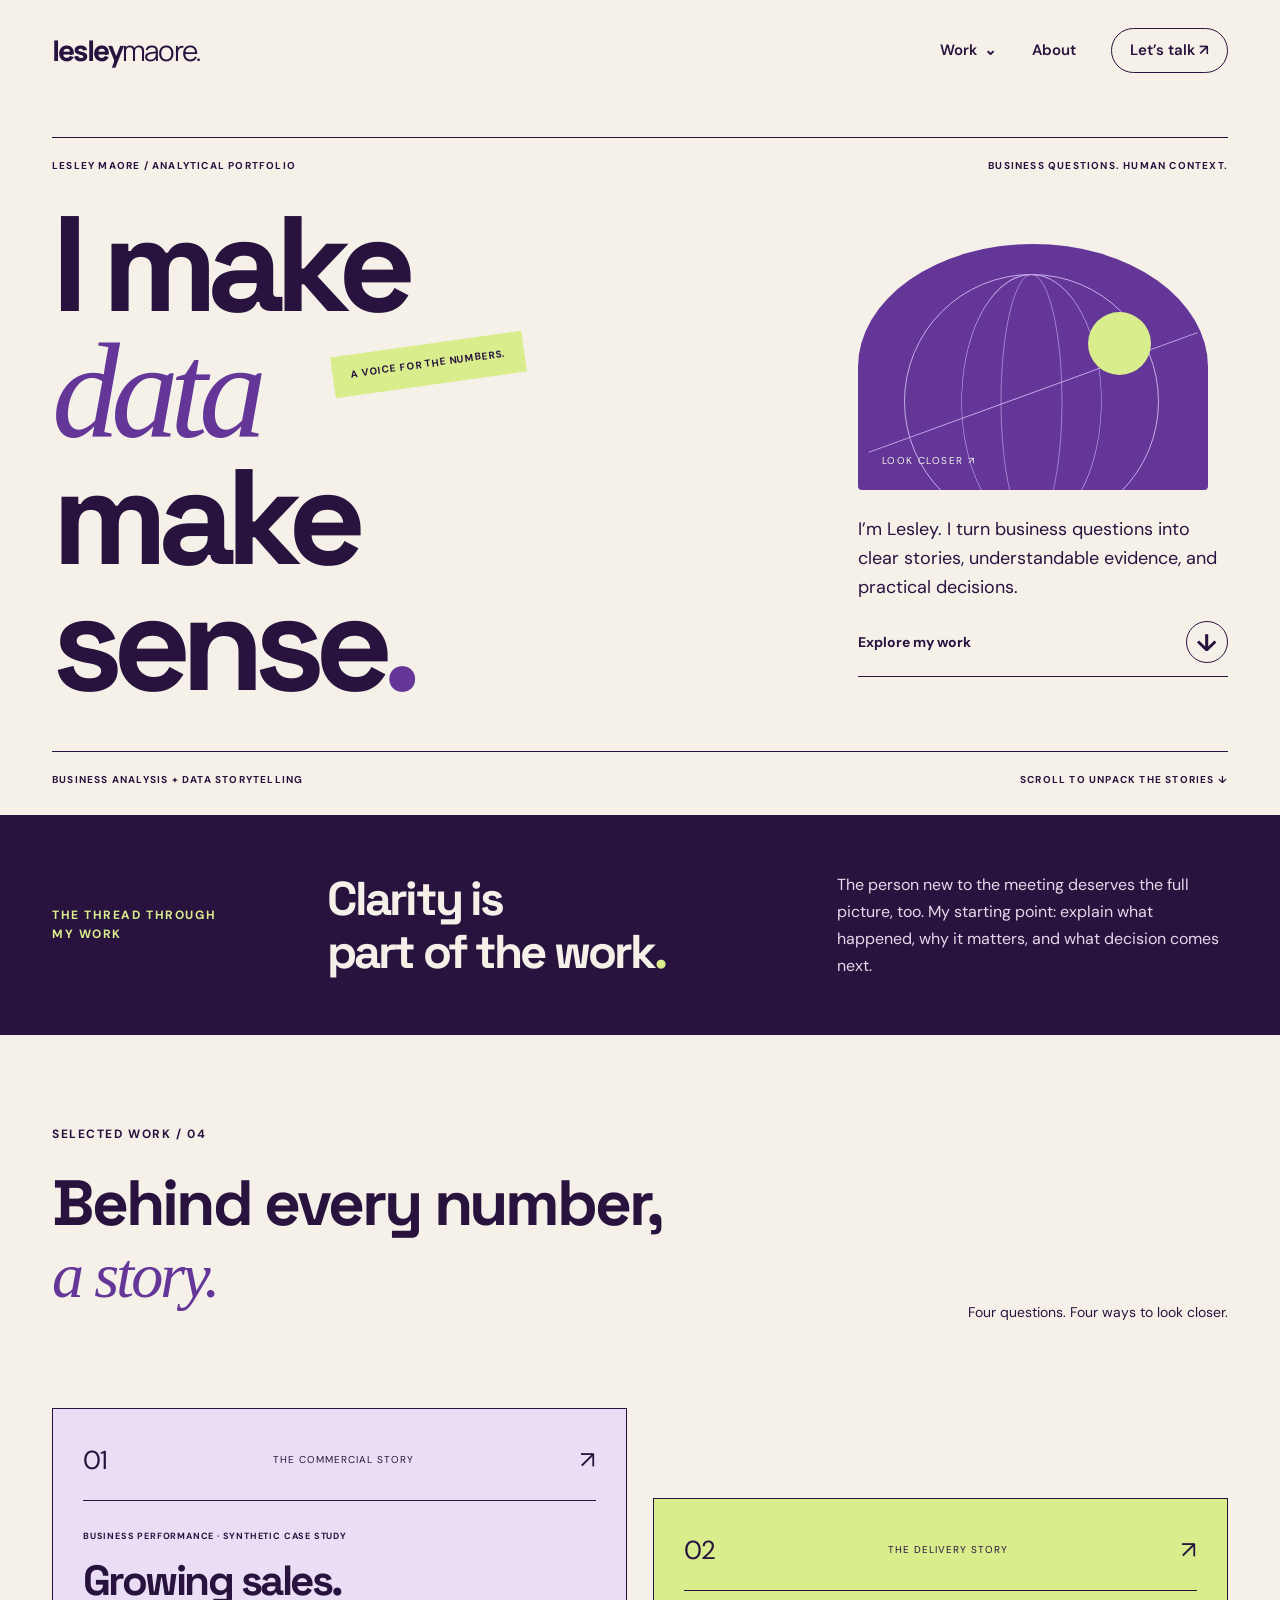
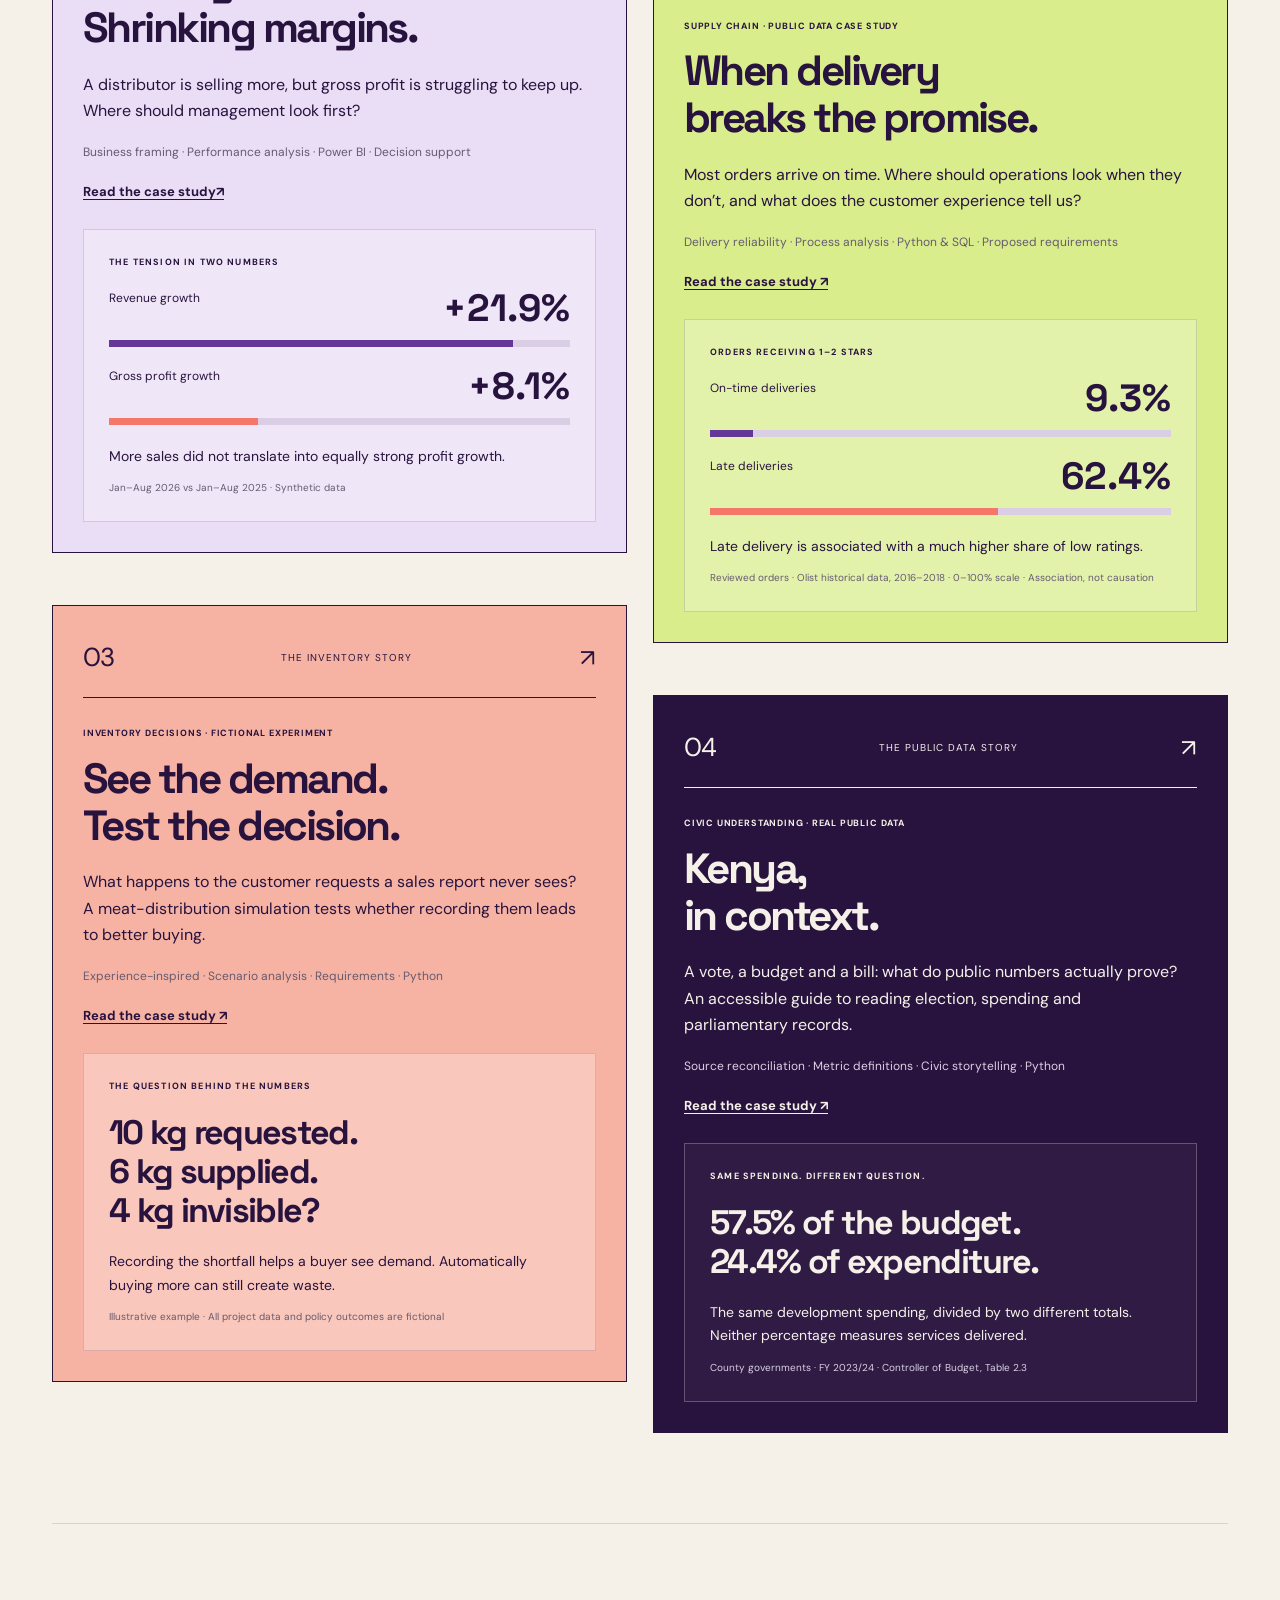
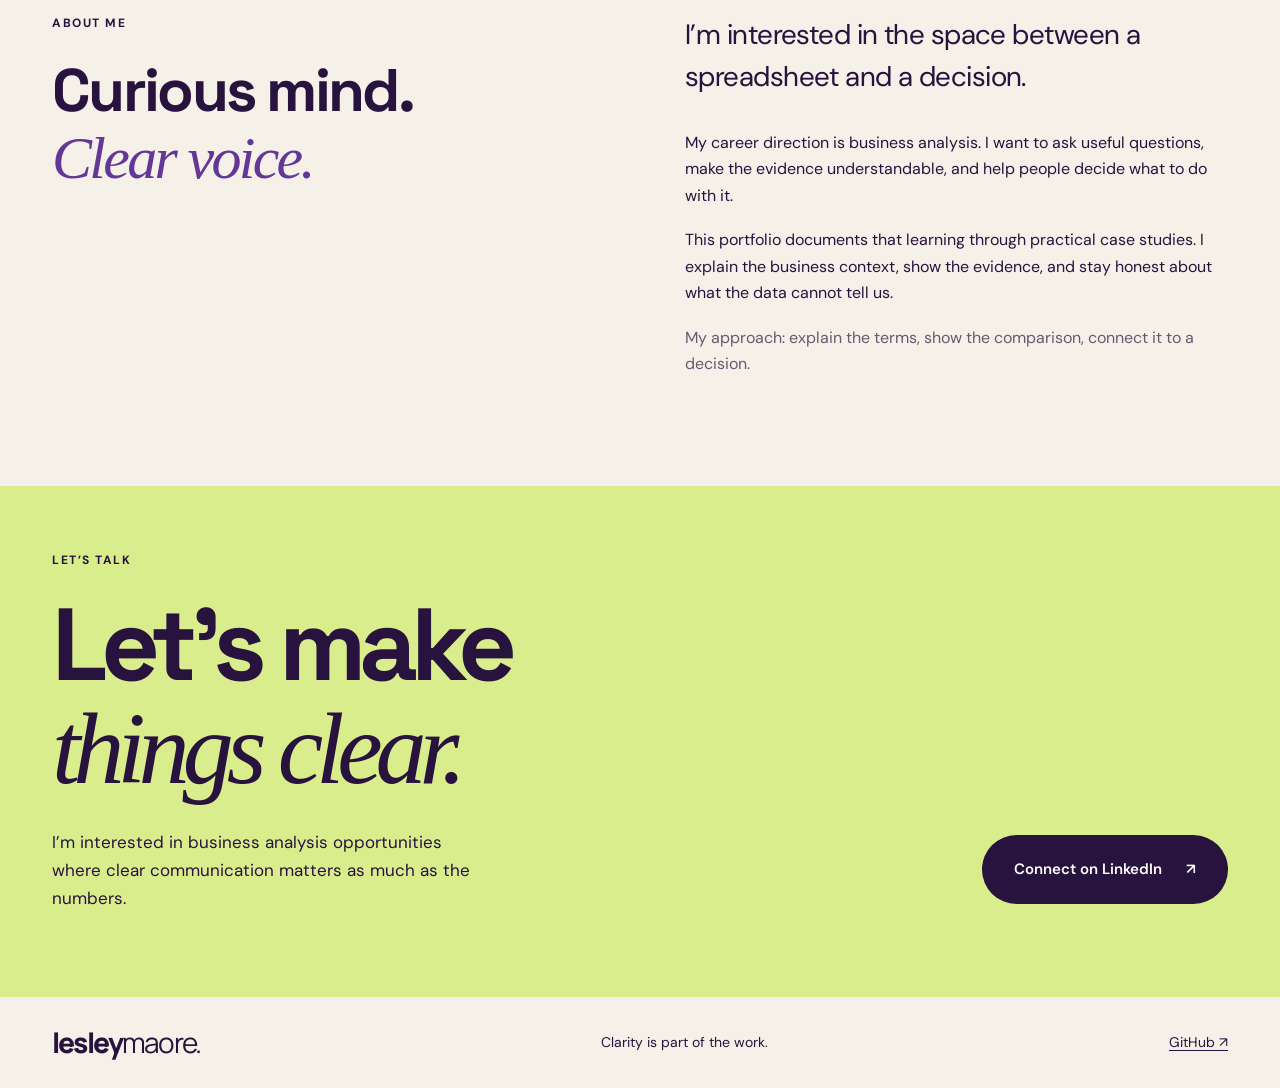
<file: index.html>
<!doctype html><html lang="en"><head><meta charset="utf-8"><meta name="viewport" content="width=device-width,initial-scale=1"><title>Business analysis & data storytelling | Lesley Maore</title><meta name="description" content="Lesley Maore’s business analysis portfolio. Clear questions, understandable evidence, and practical decisions."><meta name="theme-color" content="#28133e"><meta property="og:title" content="Business analysis & data storytelling"><meta property="og:description" content="Lesley Maore’s business analysis portfolio. Clear questions, understandable evidence, and practical decisions."><meta property="og:type" content="website"><meta property="og:url" content="https://lkmaore.github.io/"><link rel="icon" href="./assets/favicon.svg" type="image/svg+xml"><link rel="stylesheet" href="./assets/style.css?v=2"><link rel="stylesheet" href="./assets/editorial.css"></head><body class="editorial"><a class="skip" href="#main">Skip to content</a><header class="site-header"><a class="wordmark" href="./index.html" aria-label="Lesley Maore home">lesley<span>maore.</span></a><nav aria-label="Main navigation"><details class="work-menu"><summary>Work <span aria-hidden="true">⌄</span></summary><div class="work-options"><a href="./projects/commercial-performance/"><strong>Commercial performance</strong><span>Growing sales. Shrinking margins.</span></a><a href="./projects/delivery-performance/"><strong>Delivery reliability</strong><span>When delivery breaks the promise.</span></a><a href="./projects/invisible-demand/"><strong>Inventory decisions</strong><span>See the demand. Test the decision.</span></a><a href="./projects/kenya-in-context/"><strong>Kenya, in context</strong><span>A vote. A budget. A bill.</span></a><a class="all-work" href="./index.html#work">View all projects →</a></div></details><a href="./index.html#about">About</a><a href="./index.html#contact">Let’s talk <span aria-hidden="true">↗</span></a></nav></header><main id="main"><section class="hero wrap"><div class="hero-kicker"><span>LESLEY MAORE / ANALYTICAL PORTFOLIO</span><span>BUSINESS QUESTIONS. HUMAN CONTEXT.</span></div><div class="hero-composition"><div class="hero-title"><h1>I make<br><em>data</em><br>make sense<span class="period">.</span></h1><div class="hero-label">A VOICE FOR THE NUMBERS.</div></div><aside class="hero-aside"><div class="signal-art" aria-hidden="true"><span class="orbit orbit-one"></span><span class="orbit orbit-two"></span><span class="orbit orbit-three"></span><span class="signal-dot"></span><span class="art-label">LOOK CLOSER ↗</span></div><p>I’m Lesley. I turn business questions into clear stories, understandable evidence, and practical decisions.</p><a class="circle-link" href="#work"><span>Explore my work</span><span class="circle-arrow" aria-hidden="true">↓</span></a></aside></div><div class="hero-bottomline"><span>BUSINESS ANALYSIS + DATA STORYTELLING</span><span>SCROLL TO UNPACK THE STORIES ↓</span></div></section><section class="manifesto"><div class="wrap"><p class="eyebrow">THE THREAD THROUGH MY WORK</p><h2>Clarity is<br>part of the work<span>.</span></h2><p>The person new to the meeting deserves the full picture, too. My starting point: explain what happened, why it matters, and what decision comes next.</p></div></section>
<section id="work" class="wrap section"><div class="section-head"><p class="eyebrow">SELECTED WORK / 04</p><h2>Behind every number,<br><em>a story.</em></h2><p class="work-intro">Four questions. Four ways to look closer.</p></div><article class="featured project-commercial"><div class="project-index"><span>01</span><span>THE COMMERCIAL STORY</span><span aria-hidden="true">↗</span></div><div class="feature-copy"><p class="eyebrow">BUSINESS PERFORMANCE · SYNTHETIC CASE STUDY</p><h3><a href="projects/commercial-performance/">Growing sales.<br>Shrinking margins.</a></h3><p>A distributor is selling more, but gross profit is struggling to keep up. Where should management look first?</p><p class="quiet">Business framing · Performance analysis · Power BI · Decision support</p><a class="text-link" href="projects/commercial-performance/">Read the case study <span aria-hidden="true">↗</span></a></div><div class="feature-chart" aria-label="Revenue grew 21.9 percent while gross profit grew 8.1 percent, January to August 2026 versus the same months in 2025"><p class="eyebrow">THE TENSION IN TWO NUMBERS</p><div class="mini-row"><span>Revenue growth</span><strong>+21.9%</strong><div class="track"><i style="width:87.6%"></i></div></div><div class="mini-row coral"><span>Gross profit growth</span><strong>+8.1%</strong><div class="track"><i style="width:32.4%"></i></div></div><p>More sales did not translate into equally strong profit growth.</p><small>Jan–Aug 2026 vs Jan–Aug 2025 · Synthetic data</small></div></article><article class="featured project-delivery"><div class="project-index"><span>02</span><span>THE DELIVERY STORY</span><span aria-hidden="true">↗</span></div><div class="feature-copy"><p class="eyebrow">SUPPLY CHAIN · PUBLIC DATA CASE STUDY</p><h3><a href="projects/delivery-performance/">When delivery<br>breaks the promise.</a></h3><p>Most orders arrive on time. Where should operations look when they don’t, and what does the customer experience tell us?</p><p class="quiet">Delivery reliability · Process analysis · Python &amp; SQL · Proposed requirements</p><a class="text-link" href="projects/delivery-performance/">Read the case study ↗</a></div><div class="feature-chart"><p class="eyebrow">ORDERS RECEIVING 1–2 STARS</p><div class="mini-row"><span>On-time deliveries</span><strong>9.3%</strong><div class="track"><i style="width:9.267%"></i></div></div><div class="mini-row coral"><span>Late deliveries</span><strong>62.4%</strong><div class="track"><i style="width:62.420%"></i></div></div><p>Late delivery is associated with a much higher share of low ratings.</p><small>Reviewed orders · Olist historical data, 2016–2018 · 0–100% scale · Association, not causation</small></div></article><article class="featured project-inventory"><div class="project-index"><span>03</span><span>THE INVENTORY STORY</span><span aria-hidden="true">↗</span></div><div class="feature-copy"><p class="eyebrow">INVENTORY DECISIONS · FICTIONAL EXPERIMENT</p><h3><a href="projects/invisible-demand/">See the demand.<br>Test the decision.</a></h3><p>What happens to the customer requests a sales report never sees? A meat-distribution simulation tests whether recording them leads to better buying.</p><p class="quiet">Experience-inspired · Scenario analysis · Requirements · Python</p><a class="text-link" href="projects/invisible-demand/">Read the case study ↗</a></div><div class="feature-chart"><p class="eyebrow">THE QUESTION BEHIND THE NUMBERS</p><h3>10 kg requested.<br>6 kg supplied.<br>4 kg invisible?</h3><p>Recording the shortfall helps a buyer see demand. Automatically buying more can still create waste.</p><small>Illustrative example · All project data and policy outcomes are fictional</small></div></article><article class="featured project-civic"><div class="project-index"><span>04</span><span>THE PUBLIC DATA STORY</span><span aria-hidden="true">↗</span></div><div class="feature-copy"><p class="eyebrow">CIVIC UNDERSTANDING · REAL PUBLIC DATA</p><h3><a href="projects/kenya-in-context/">Kenya,<br>in context.</a></h3><p>A vote, a budget and a bill: what do public numbers actually prove? An accessible guide to reading election, spending and parliamentary records.</p><p class="quiet">Source reconciliation · Metric definitions · Civic storytelling · Python</p><a class="text-link" href="projects/kenya-in-context/">Read the case study ↗</a></div><div class="feature-chart"><p class="eyebrow">SAME SPENDING. DIFFERENT QUESTION.</p><h3>57.5% of the budget.<br>24.4% of expenditure.</h3><p>The same development spending, divided by two different totals. Neither percentage measures services delivered.</p><small>County governments · FY 2023/24 · Controller of Budget, Table 2.3</small></div></article></section>
<section id="about" class="wrap section about"><div><p class="eyebrow">ABOUT ME</p><h2>Curious mind.<br><em>Clear voice.</em></h2></div><div><p class="large">I’m interested in the space between a spreadsheet and a decision.</p><p>My career direction is business analysis. I want to ask useful questions, make the evidence understandable, and help people decide what to do with it.</p><p>This portfolio documents that learning through practical case studies. I explain the business context, show the evidence, and stay honest about what the data cannot tell us.</p><p class="quiet">My approach: explain the terms, show the comparison, connect it to a decision.</p></div></section>
<section id="contact" class="contact"><div class="wrap"><p class="eyebrow">LET’S TALK</p><h2>Let’s make<br><em>things clear.</em></h2><p>I’m interested in business analysis opportunities where clear communication matters as much as the numbers.</p><a class="button light" href="https://www.linkedin.com/in/lesleymaore/">Connect on LinkedIn <span aria-hidden="true">↗</span></a></div></section></main><footer><a class="wordmark" href="./index.html">lesley<span>maore.</span></a><p>Clarity is part of the work.</p><a href="https://github.com/lkmaore">GitHub ↗</a></footer><script src="./assets/site.js?v=2" defer></script></body></html>
</file>
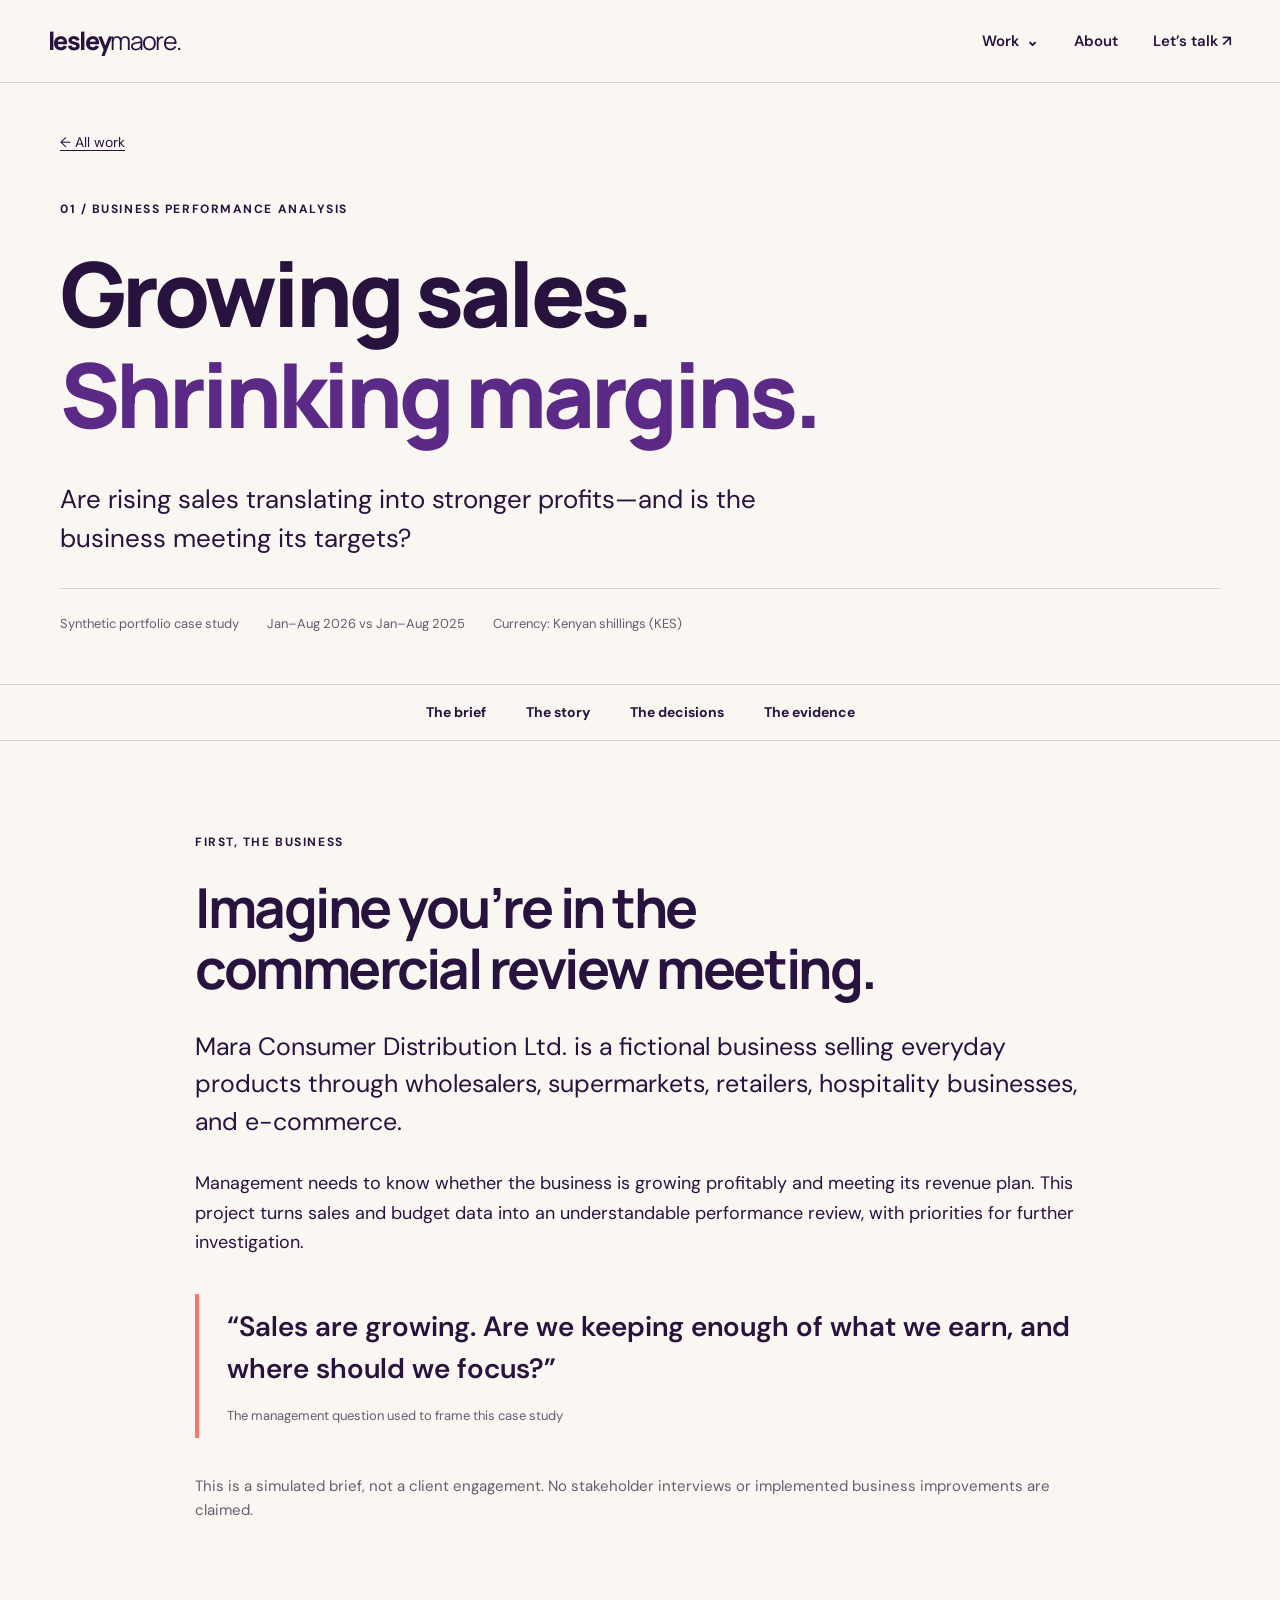
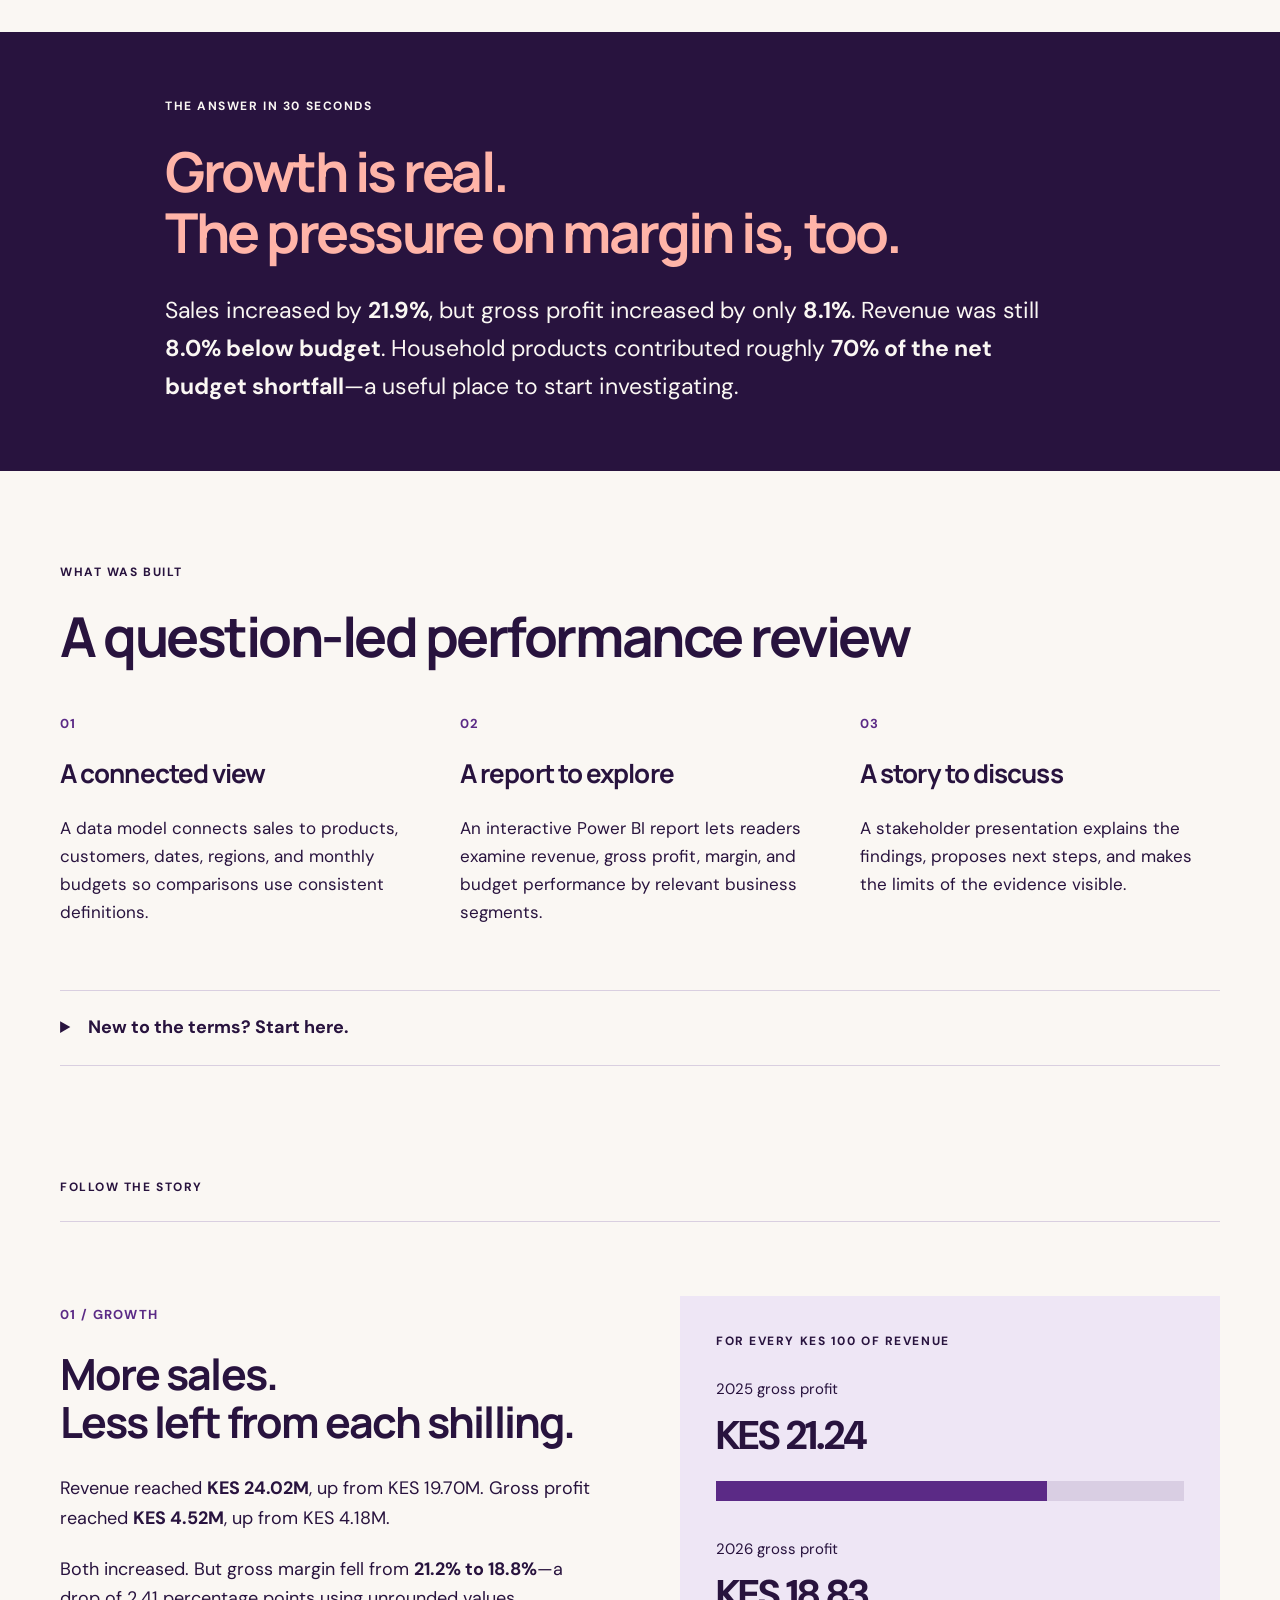
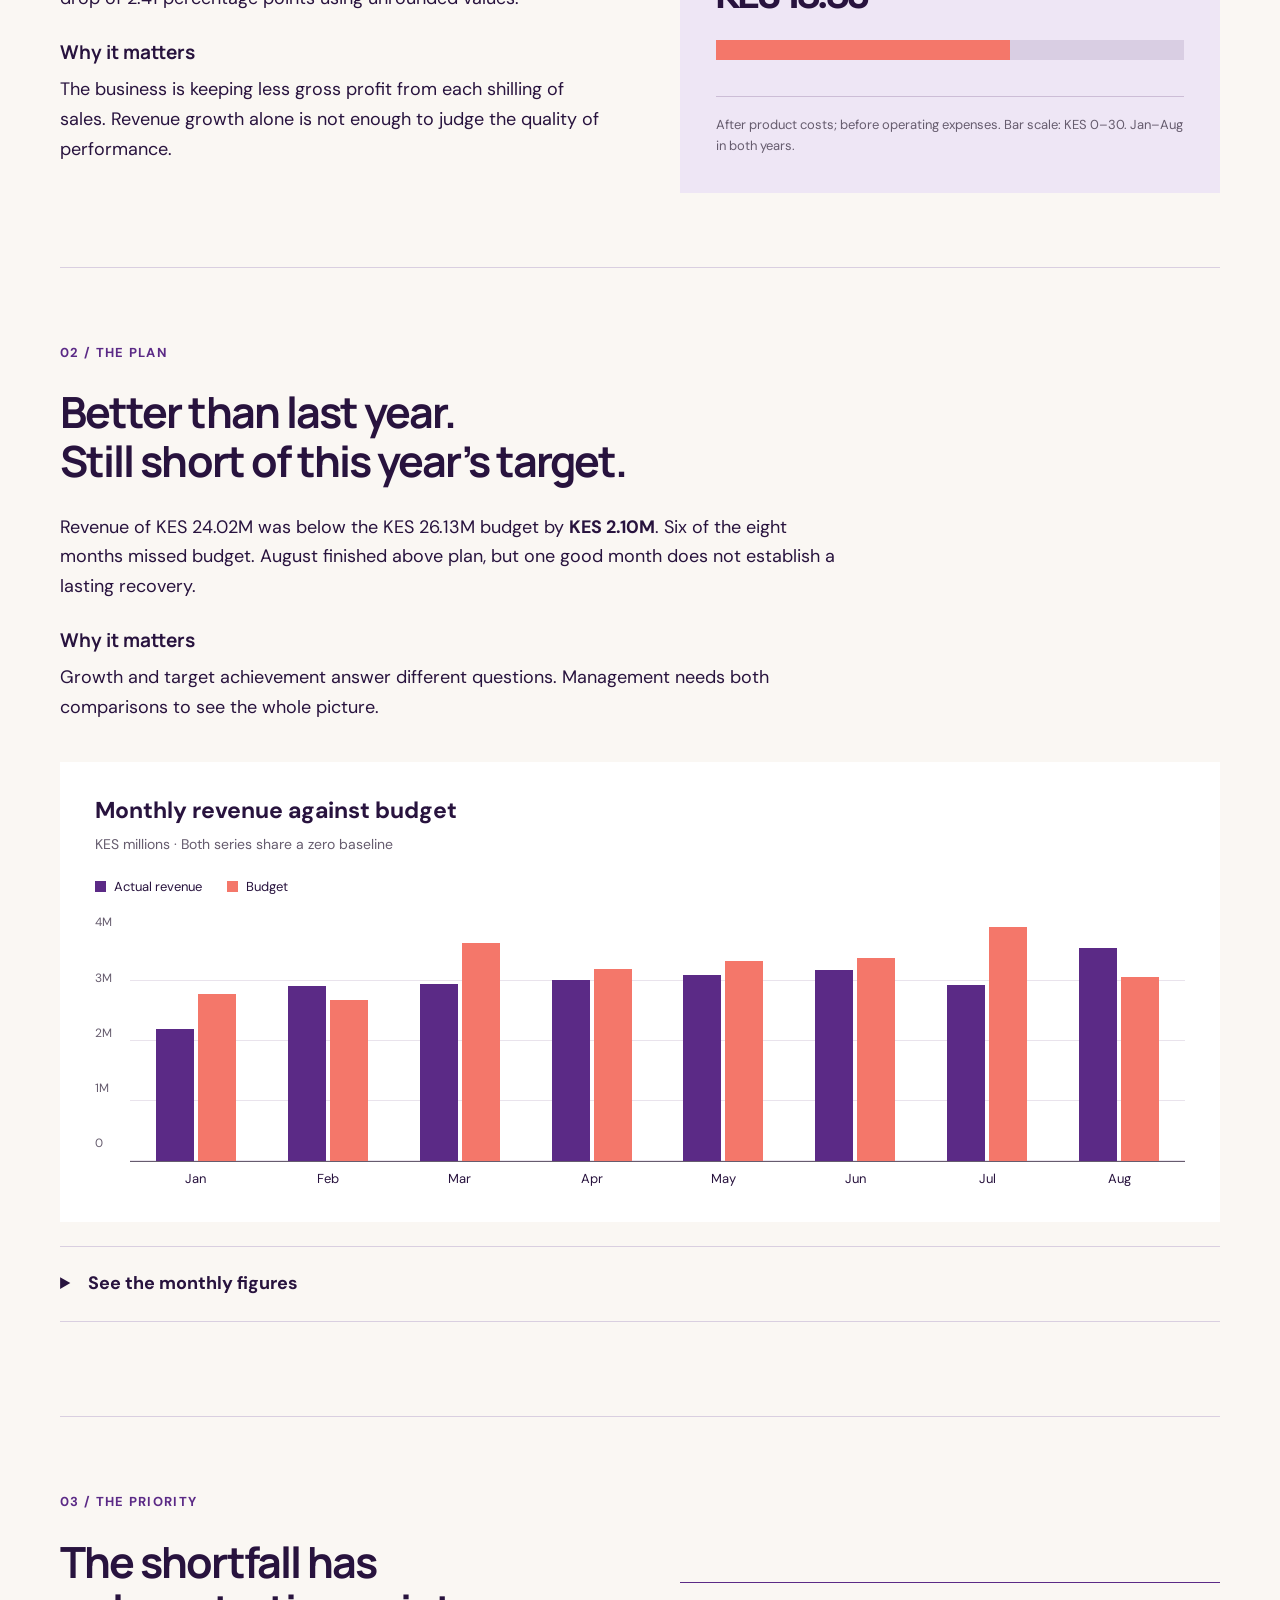
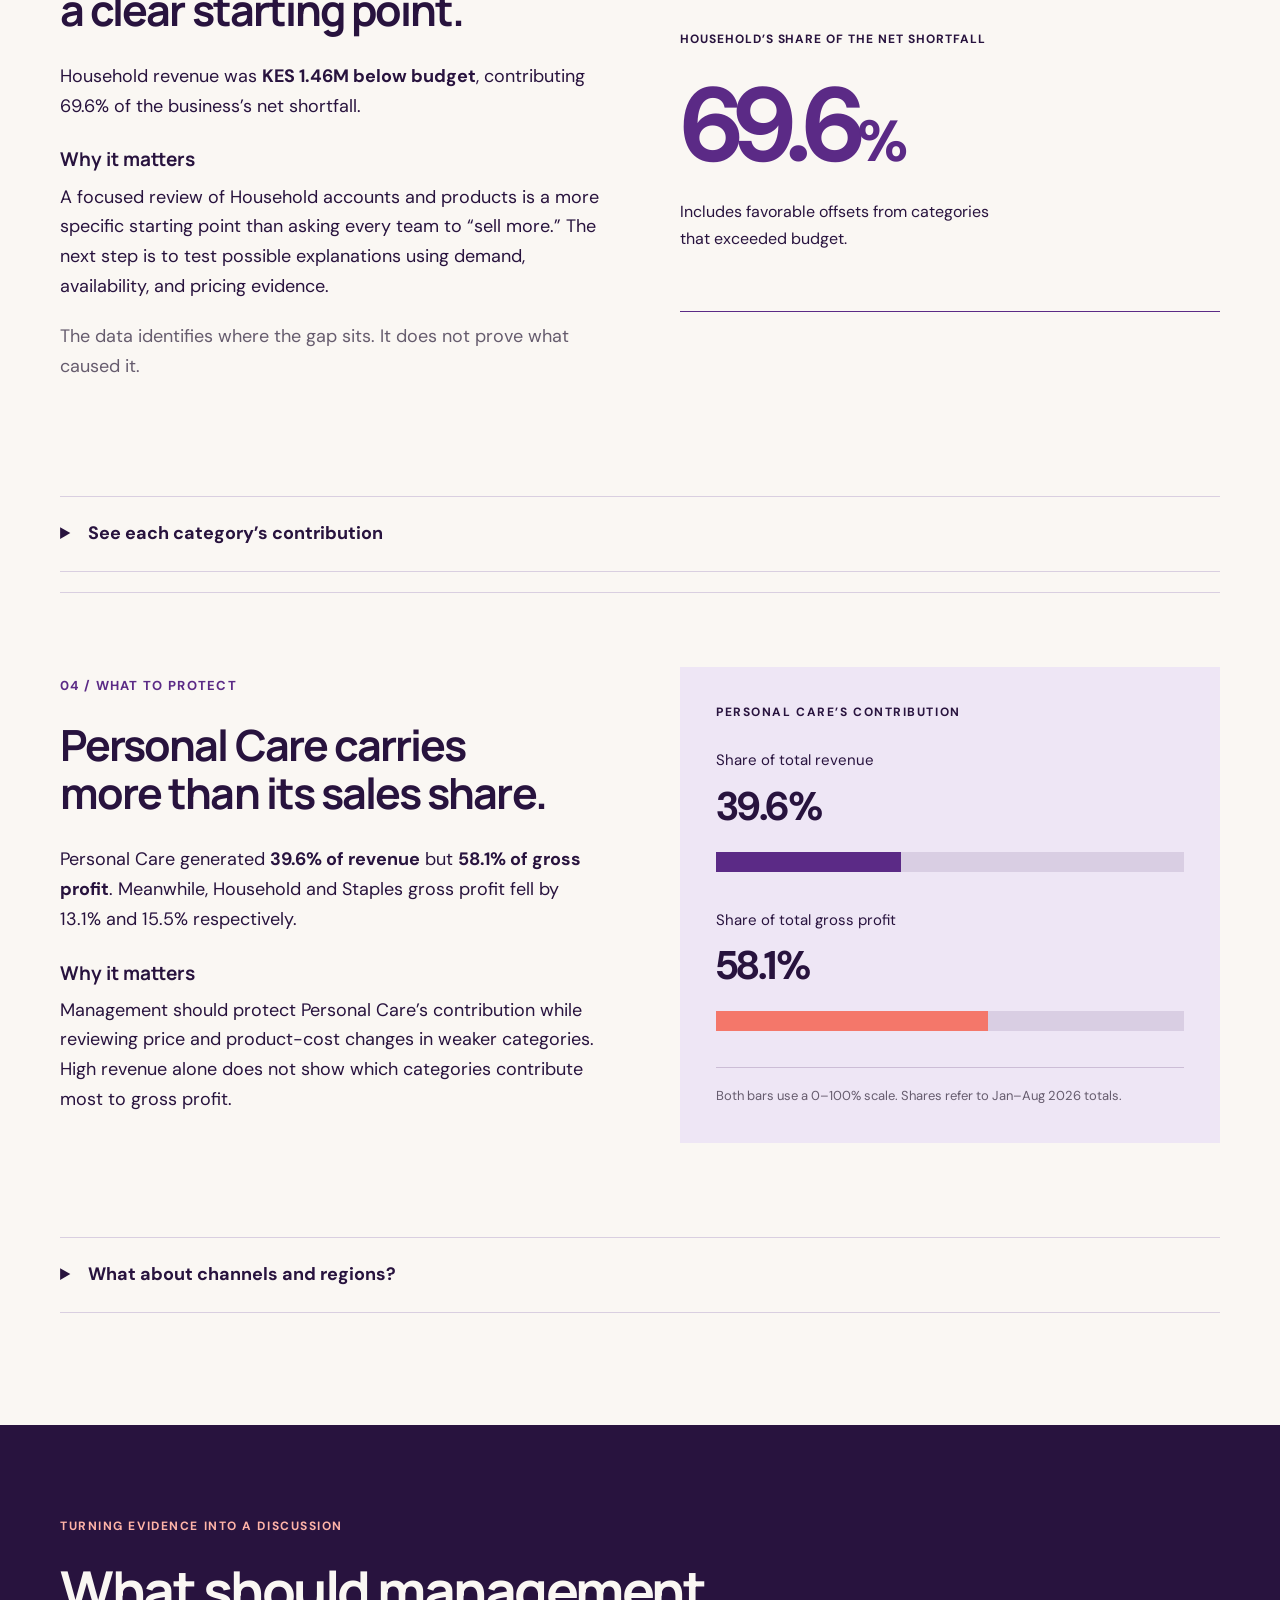
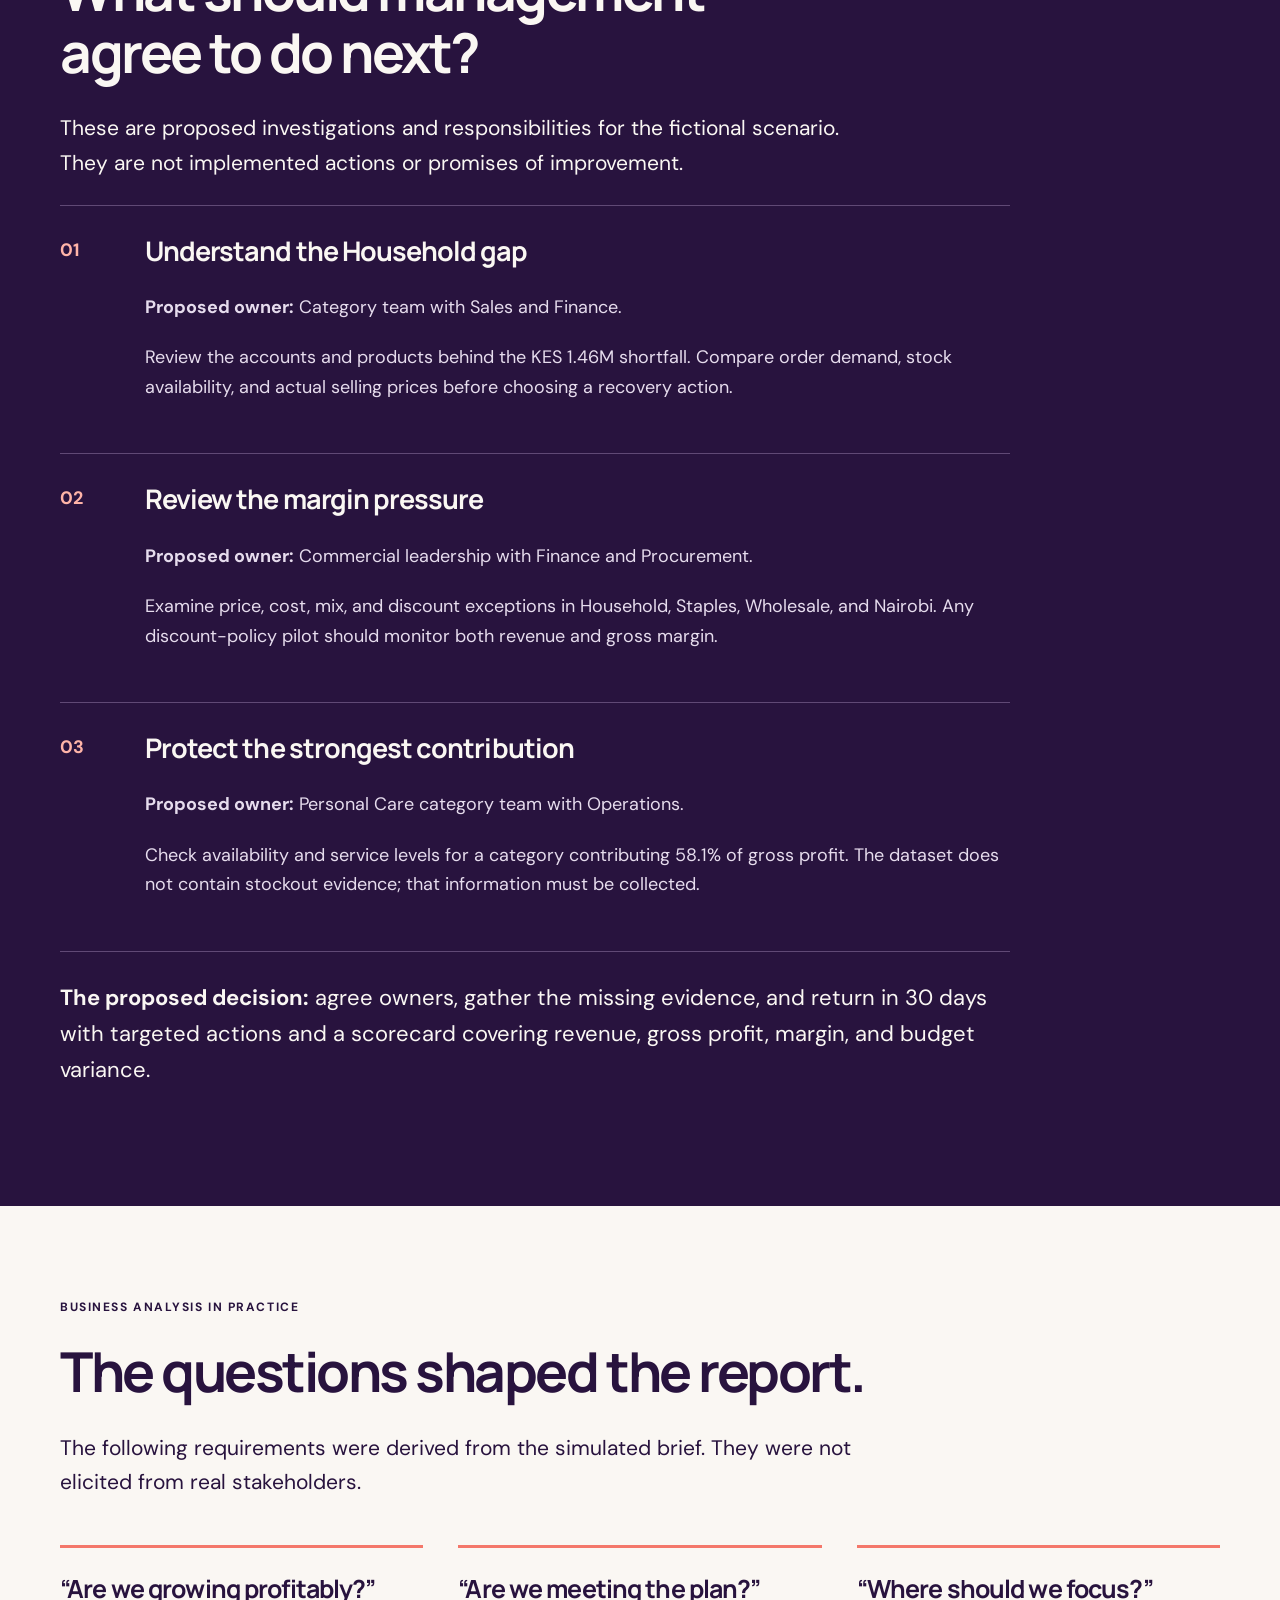
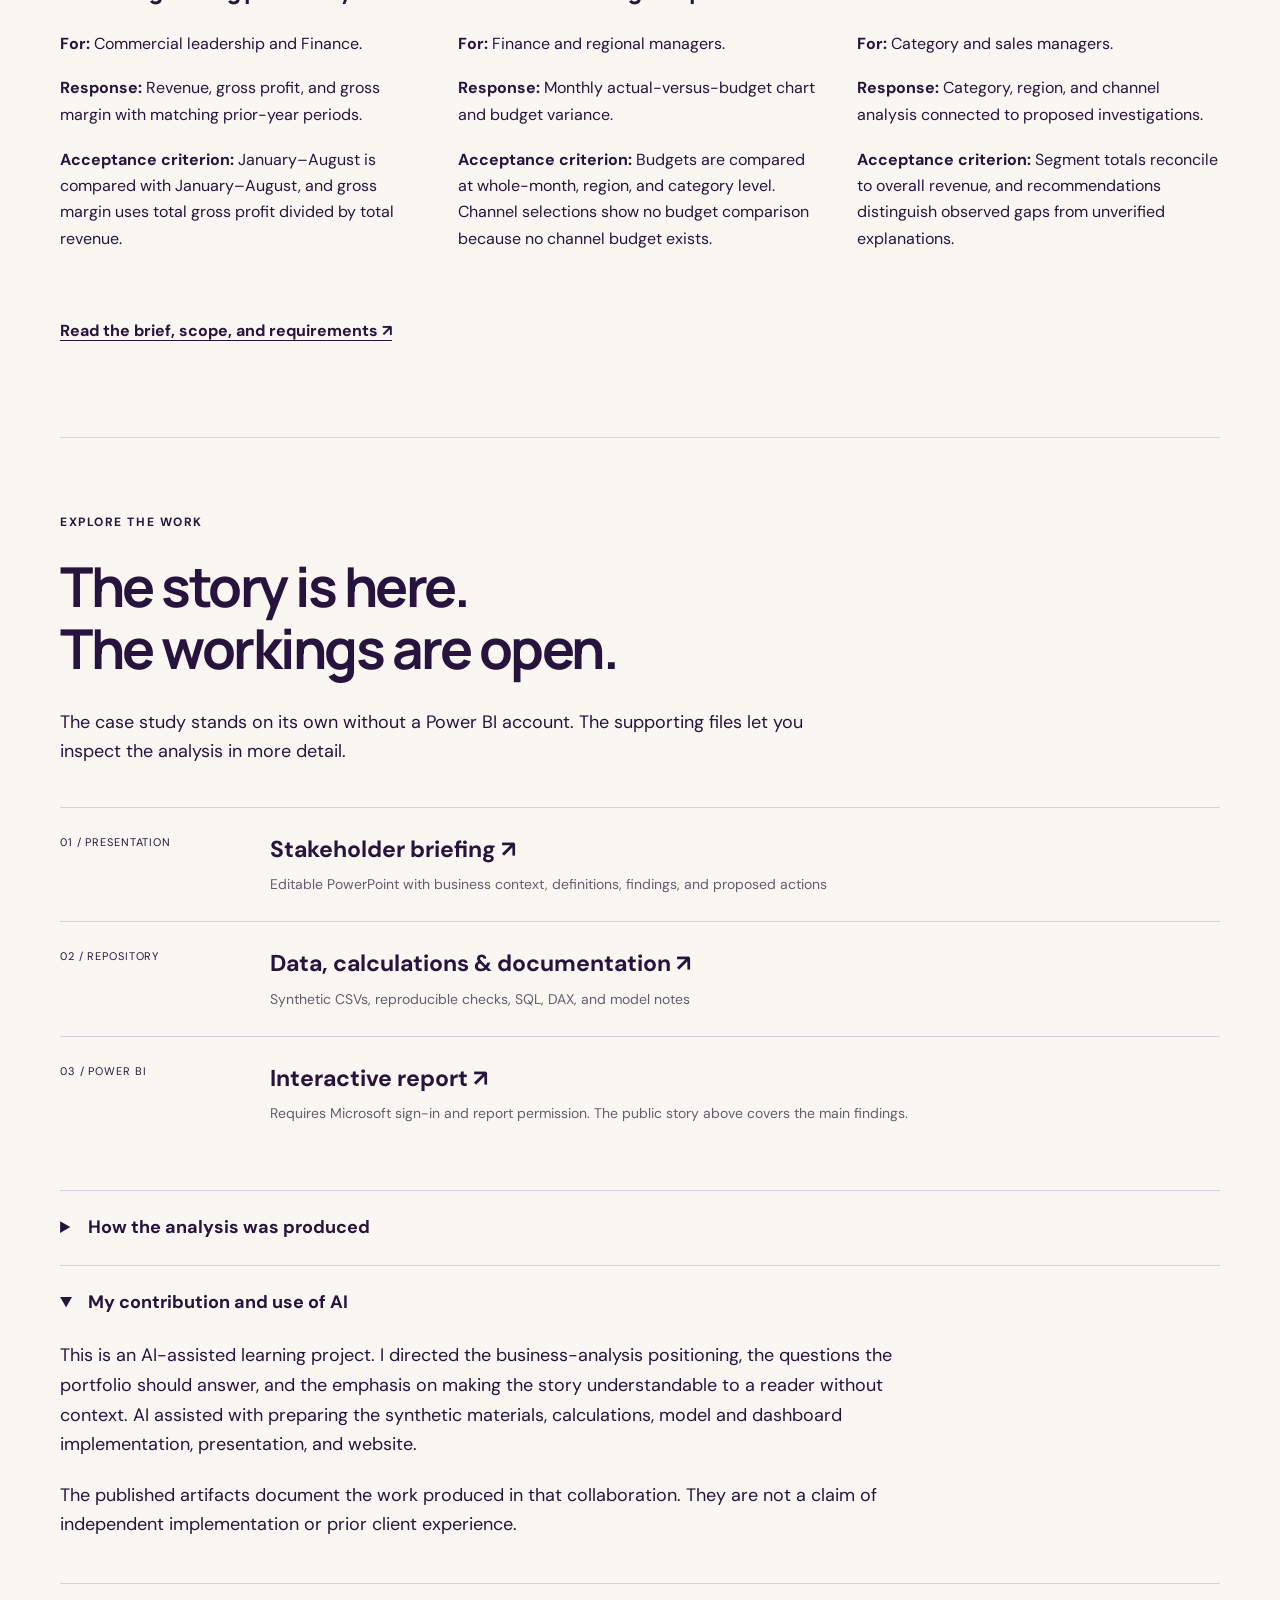
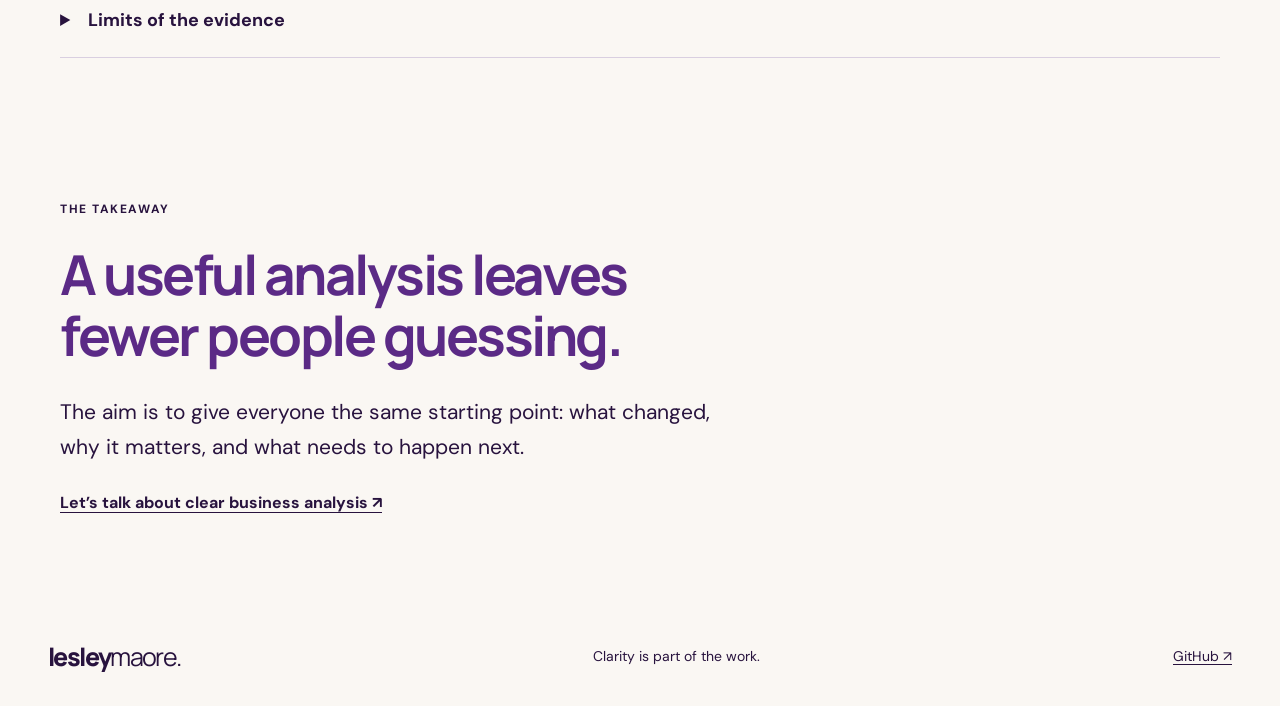
<file: projects/commercial-performance/index.html>
<!doctype html><html lang="en"><head><meta charset="utf-8"><meta name="viewport" content="width=device-width,initial-scale=1"><title>Growing sales. Shrinking margins. | Lesley Maore</title><meta name="description" content="A business analysis case study investigating profitable growth, budget gaps, and management priorities using synthetic distribution data."><meta name="theme-color" content="#28133e"><meta property="og:title" content="Growing sales. Shrinking margins."><meta property="og:description" content="A business analysis case study investigating profitable growth, budget gaps, and management priorities using synthetic distribution data."><meta property="og:type" content="website"><meta property="og:url" content="https://lkmaore.github.io/projects/commercial-performance/"><link rel="icon" href="../../assets/favicon.svg" type="image/svg+xml"><link rel="stylesheet" href="../../assets/style.css?v=2"></head><body><a class="skip" href="#main">Skip to content</a><header class="site-header"><a class="wordmark" href="../../index.html" aria-label="Lesley Maore home">lesley<span>maore.</span></a><nav aria-label="Main navigation"><details class="work-menu"><summary>Work <span aria-hidden="true">⌄</span></summary><div class="work-options"><a href="../../projects/commercial-performance/" aria-current="page"><strong>Commercial performance</strong><span>Growing sales. Shrinking margins.</span></a><a href="../../projects/delivery-performance/"><strong>Delivery reliability</strong><span>When delivery breaks the promise.</span></a><a href="../../projects/invisible-demand/"><strong>Inventory decisions</strong><span>See the demand. Test the decision.</span></a><a href="../../projects/kenya-in-context/"><strong>Kenya, in context</strong><span>A vote. A budget. A bill.</span></a><a class="all-work" href="../../index.html#work">View all projects →</a></div></details><a href="../../index.html#about">About</a><a href="../../index.html#contact">Let’s talk <span aria-hidden="true">↗</span></a></nav></header><main id="main"><section class="case-hero wrap"><a class="back" href="../../index.html#work">← All work</a><p class="eyebrow">01 / BUSINESS PERFORMANCE ANALYSIS</p><h1>Growing sales.<br><em>Shrinking margins.</em></h1><p class="dek">Are rising sales translating into stronger profits—and is the business meeting its targets?</p><div class="case-meta"><span>Synthetic portfolio case study</span><span>Jan–Aug 2026 vs Jan–Aug 2025</span><span>Currency: Kenyan shillings (KES)</span></div></section>
<nav class="case-nav" aria-label="Case study sections"><a href="#brief">The brief</a><a href="#findings">The story</a><a href="#decisions">The decisions</a><a href="#evidence">The evidence</a></nav>
<section id="brief" class="wrap section prose"><p class="eyebrow">FIRST, THE BUSINESS</p><h2>Imagine you’re in the<br>commercial review meeting.</h2><p class="large">Mara Consumer Distribution Ltd. is a fictional business selling everyday products through wholesalers, supermarkets, retailers, hospitality businesses, and e-commerce.</p><p>Management needs to know whether the business is growing profitably and meeting its revenue plan. This project turns sales and budget data into an understandable performance review, with priorities for further investigation.</p><blockquote>“Sales are growing. Are we keeping enough of what we earn, and where should we focus?”<cite>The management question used to frame this case study</cite></blockquote><p class="quiet">This is a simulated brief, not a client engagement. No stakeholder interviews or implemented business improvements are claimed.</p></section>
<section class="summary-band"><div class="wrap"><p class="eyebrow">THE ANSWER IN 30 SECONDS</p><h2>Growth is real.<br>The pressure on margin is, too.</h2><p>Sales increased by <strong>21.9%</strong>, but gross profit increased by only <strong>8.1%</strong>. Revenue was still <strong>8.0% below budget</strong>. Household products contributed roughly <strong>70% of the net budget shortfall</strong>—a useful place to start investigating.</p></div></section>
<section class="wrap section"><div class="section-head"><p class="eyebrow">WHAT WAS BUILT</p><h2>A question-led performance review</h2></div><div class="deliverables"><div><span class="number">01</span><h3>A connected view</h3><p>A data model connects sales to products, customers, dates, regions, and monthly budgets so comparisons use consistent definitions.</p></div><div><span class="number">02</span><h3>A report to explore</h3><p>An interactive Power BI report lets readers examine revenue, gross profit, margin, and budget performance by relevant business segments.</p></div><div><span class="number">03</span><h3>A story to discuss</h3><p>A stakeholder presentation explains the findings, proposes next steps, and makes the limits of the evidence visible.</p></div></div><details class="glossary"><summary>New to the terms? Start here.</summary><dl><dt>Revenue</dt><dd>Sales value after discounts in this dataset.</dd><dt>Gross profit</dt><dd>Revenue minus the cost of the products sold. Rent, salaries, delivery costs, and other operating expenses are not deducted here.</dd><dt>Gross margin</dt><dd>The share of revenue left as gross profit. An 18.8% margin means about KES 18.80 remains from each KES 100 of revenue before operating expenses.</dd><dt>Budget variance</dt><dd>The difference between actual revenue and planned revenue. A negative number means sales fell short of the plan.</dd><dt>Year-on-year growth</dt><dd>The change compared with the same months of the previous year—not a partial year compared with a full year.</dd></dl></details></section>
<section id="findings" class="wrap section findings"><p class="eyebrow">FOLLOW THE STORY</p><article class="finding"><div class="finding-text"><span class="number">01 / GROWTH</span><h2>More sales.<br>Less left from each shilling.</h2><p>Revenue reached <strong>KES 24.02M</strong>, up from KES 19.70M. Gross profit reached <strong>KES 4.52M</strong>, up from KES 4.18M.</p><p>Both increased. But gross margin fell from <strong>21.2% to 18.8%</strong>—a drop of 2.41 percentage points using unrounded values.</p><h3>Why it matters</h3><p>The business is keeping less gross profit from each shilling of sales. Revenue growth alone is not enough to judge the quality of performance.</p></div><figure class="retained"><p class="eyebrow">FOR EVERY KES 100 OF REVENUE</p><div><span>2025 gross profit</span><strong>KES 21.24</strong><div class="track"><i style="width:70.8%"></i></div></div><div class="coral"><span>2026 gross profit</span><strong>KES 18.83</strong><div class="track"><i style="width:62.77%"></i></div></div><figcaption>After product costs; before operating expenses. Bar scale: KES 0–30. Jan–Aug in both years.</figcaption></figure></article>
<article class="finding stack"><div class="finding-text"><span class="number">02 / THE PLAN</span><h2>Better than last year.<br>Still short of this year’s target.</h2><p>Revenue of KES 24.02M was below the KES 26.13M budget by <strong>KES 2.10M</strong>. Six of the eight months missed budget. August finished above plan, but one good month does not establish a lasting recovery.</p><h3>Why it matters</h3><p>Growth and target achievement answer different questions. Management needs both comparisons to see the whole picture.</p></div><figure class="monthly"><figcaption><strong>Monthly revenue against budget</strong><span>KES millions · Both series share a zero baseline</span></figcaption><div class="legend"><span><i></i>Actual revenue</span><span><i class="coral"></i>Budget</span></div><div class="plot"><div class="axis"><span>4M</span><span>3M</span><span>2M</span><span>1M</span><span>0</span></div><div class="months"><div class="month"><div class="bars"><div class="bar actual" style="height:55.588%" title="Jan actual KES 2,223,511.50"></div><div class="bar budget" style="height:70.079%" title="Jan budget KES 2,803,172.98"></div></div><span>Jan</span></div><div class="month"><div class="bars"><div class="bar actual" style="height:73.617%" title="Feb actual KES 2,944,662.74"></div><div class="bar budget" style="height:67.403%" title="Feb budget KES 2,696,109.38"></div></div><span>Feb</span></div><div class="month"><div class="bars"><div class="bar actual" style="height:74.428%" title="Mar actual KES 2,977,111.33"></div><div class="bar budget" style="height:91.348%" title="Mar budget KES 3,653,923.17"></div></div><span>Mar</span></div><div class="month"><div class="bars"><div class="bar actual" style="height:75.814%" title="Apr actual KES 3,032,550.08"></div><div class="bar budget" style="height:80.354%" title="Apr budget KES 3,214,166.29"></div></div><span>Apr</span></div><div class="month"><div class="bars"><div class="bar actual" style="height:77.861%" title="May actual KES 3,114,449.76"></div><div class="bar budget" style="height:83.724%" title="May budget KES 3,348,967.28"></div></div><span>May</span></div><div class="month"><div class="bars"><div class="bar actual" style="height:79.998%" title="Jun actual KES 3,199,932.36"></div><div class="bar budget" style="height:85.083%" title="Jun budget KES 3,403,314.28"></div></div><span>Jun</span></div><div class="month"><div class="bars"><div class="bar actual" style="height:73.947%" title="Jul actual KES 2,957,877.82"></div><div class="bar budget" style="height:98.027%" title="Jul budget KES 3,921,078.20"></div></div><span>Jul</span></div><div class="month"><div class="bars"><div class="bar actual" style="height:89.347%" title="Aug actual KES 3,573,885.50"></div><div class="bar budget" style="height:77.159%" title="Aug budget KES 3,086,361.45"></div></div><span>Aug</span></div></div></div></figure><details><summary>See the monthly figures</summary><div class="table-scroll"><table><caption>January–August 2026 · KES</caption><thead><tr><th scope="col">Month</th><th scope="col">Actual</th><th scope="col">Budget</th><th scope="col">Actual − budget</th></tr></thead><tbody><tr><th scope="row">2026-01</th><td>2,223,511.50</td><td>2,803,172.98</td><td>-579,661.48</td></tr><tr><th scope="row">2026-02</th><td>2,944,662.74</td><td>2,696,109.38</td><td>+248,553.36</td></tr><tr><th scope="row">2026-03</th><td>2,977,111.33</td><td>3,653,923.17</td><td>-676,811.84</td></tr><tr><th scope="row">2026-04</th><td>3,032,550.08</td><td>3,214,166.29</td><td>-181,616.21</td></tr><tr><th scope="row">2026-05</th><td>3,114,449.76</td><td>3,348,967.28</td><td>-234,517.52</td></tr><tr><th scope="row">2026-06</th><td>3,199,932.36</td><td>3,403,314.28</td><td>-203,381.92</td></tr><tr><th scope="row">2026-07</th><td>2,957,877.82</td><td>3,921,078.20</td><td>-963,200.38</td></tr><tr><th scope="row">2026-08</th><td>3,573,885.50</td><td>3,086,361.45</td><td>+487,524.05</td></tr></tbody></table></div></details></article>
<article class="finding"><div class="finding-text"><span class="number">03 / THE PRIORITY</span><h2>The shortfall has<br>a clear starting point.</h2><p>Household revenue was <strong>KES 1.46M below budget</strong>, contributing 69.6% of the business’s net shortfall.</p><h3>Why it matters</h3><p>A focused review of Household accounts and products is a more specific starting point than asking every team to “sell more.” The next step is to test possible explanations using demand, availability, and pricing evidence.</p><p class="quiet">The data identifies where the gap sits. It does not prove what caused it.</p></div><aside class="big-stat"><span>HOUSEHOLD’S SHARE OF THE NET SHORTFALL</span><strong>69.6<span>%</span></strong><p>Includes favorable offsets from categories that exceeded budget.</p></aside></article><details><summary>See each category’s contribution</summary><div class="table-scroll"><table><caption>January–August 2026 category revenue · KES</caption><thead><tr><th scope="col">Category</th><th scope="col">Actual</th><th scope="col">Budget</th><th scope="col">Actual − budget</th></tr></thead><tbody><tr><th scope="row">Beverages</th><td>2,703,093.73</td><td>2,647,129.89</td><td>+55,963.84</td></tr><tr><th scope="row">Household</th><td>5,151,015.57</td><td>6,614,879.17</td><td>-1,463,863.60</td></tr><tr><th scope="row">Personal Care</th><td>9,506,706.60</td><td>10,002,775.89</td><td>-496,069.29</td></tr><tr><th scope="row">Snacks</th><td>2,128,549.20</td><td>2,091,917.26</td><td>+36,631.94</td></tr><tr><th scope="row">Staples</th><td>4,534,615.99</td><td>4,770,390.82</td><td>-235,774.83</td></tr></tbody></table></div></details>
<article class="finding"><div class="finding-text"><span class="number">04 / WHAT TO PROTECT</span><h2>Personal Care carries<br>more than its sales share.</h2><p>Personal Care generated <strong>39.6% of revenue</strong> but <strong>58.1% of gross profit</strong>. Meanwhile, Household and Staples gross profit fell by 13.1% and 15.5% respectively.</p><h3>Why it matters</h3><p>Management should protect Personal Care’s contribution while reviewing price and product-cost changes in weaker categories. High revenue alone does not show which categories contribute most to gross profit.</p></div><figure class="retained"><p class="eyebrow">PERSONAL CARE’S CONTRIBUTION</p><div><span>Share of total revenue</span><strong>39.6%</strong><div class="track"><i style="width:39.6%"></i></div></div><div class="coral"><span>Share of total gross profit</span><strong>58.1%</strong><div class="track"><i style="width:58.1%"></i></div></div><figcaption>Both bars use a 0–100% scale. Shares refer to Jan–Aug 2026 totals.</figcaption></figure></article>
<details><summary>What about channels and regions?</summary><p><strong>Wholesale:</strong> 49.7% of revenue, a 17.6% gross margin, and an average sales-line discount of 8.1%. Review discount exceptions and account economics before changing terms.</p><p><strong>Nairobi:</strong> 33.8% of revenue. Revenue grew 20.8%, while gross profit grew only 1.1%. Investigate product mix, realised prices, and costs.</p><p><strong>Western:</strong> Revenue grew 30.7%. Expansion would still need evidence about delivery costs and capacity. Growth alone does not prove that expansion would be profitable.</p></details></section>
<section id="decisions" class="decisions"><div class="wrap section"><p class="eyebrow">TURNING EVIDENCE INTO A DISCUSSION</p><h2>What should management<br>agree to do next?</h2><p class="intro">These are proposed investigations and responsibilities for the fictional scenario. They are not implemented actions or promises of improvement.</p><div class="action"><span>01</span><div><h3>Understand the Household gap</h3><p><strong>Proposed owner:</strong> Category team with Sales and Finance.</p><p>Review the accounts and products behind the KES 1.46M shortfall. Compare order demand, stock availability, and actual selling prices before choosing a recovery action.</p></div></div><div class="action"><span>02</span><div><h3>Review the margin pressure</h3><p><strong>Proposed owner:</strong> Commercial leadership with Finance and Procurement.</p><p>Examine price, cost, mix, and discount exceptions in Household, Staples, Wholesale, and Nairobi. Any discount-policy pilot should monitor both revenue and gross margin.</p></div></div><div class="action"><span>03</span><div><h3>Protect the strongest contribution</h3><p><strong>Proposed owner:</strong> Personal Care category team with Operations.</p><p>Check availability and service levels for a category contributing 58.1% of gross profit. The dataset does not contain stockout evidence; that information must be collected.</p></div></div><p class="decision-request"><strong>The proposed decision:</strong> agree owners, gather the missing evidence, and return in 30 days with targeted actions and a scorecard covering revenue, gross profit, margin, and budget variance.</p></div></section>
<section class="wrap section"><p class="eyebrow">BUSINESS ANALYSIS IN PRACTICE</p><h2>The questions shaped the report.</h2><p class="intro">The following requirements were derived from the simulated brief. They were not elicited from real stakeholders.</p><div class="requirements"><article><h3>“Are we growing profitably?”</h3><p><strong>For:</strong> Commercial leadership and Finance.</p><p><strong>Response:</strong> Revenue, gross profit, and gross margin with matching prior-year periods.</p><p><strong>Acceptance criterion:</strong> January–August is compared with January–August, and gross margin uses total gross profit divided by total revenue.</p></article><article><h3>“Are we meeting the plan?”</h3><p><strong>For:</strong> Finance and regional managers.</p><p><strong>Response:</strong> Monthly actual-versus-budget chart and budget variance.</p><p><strong>Acceptance criterion:</strong> Budgets are compared at whole-month, region, and category level. Channel selections show no budget comparison because no channel budget exists.</p></article><article><h3>“Where should we focus?”</h3><p><strong>For:</strong> Category and sales managers.</p><p><strong>Response:</strong> Category, region, and channel analysis connected to proposed investigations.</p><p><strong>Acceptance criterion:</strong> Segment totals reconcile to overall revenue, and recommendations distinguish observed gaps from unverified explanations.</p></article></div><a class="text-link" href="docs/business-brief.md">Read the brief, scope, and requirements ↗</a></section>
<section id="evidence" class="wrap section evidence"><p class="eyebrow">EXPLORE THE WORK</p><h2>The story is here.<br>The workings are open.</h2><p>The case study stands on its own without a Power BI account. The supporting files let you inspect the analysis in more detail.</p><div class="resource-links"><a href="downloads/Lesley_Maore_Stakeholder_Briefing.pptx"><span>01 / PRESENTATION</span><strong>Stakeholder briefing ↗</strong><small>Editable PowerPoint with business context, definitions, findings, and proposed actions</small></a><a href="https://github.com/lkmaore/lkmaore.github.io/tree/main/projects/commercial-performance"><span>02 / REPOSITORY</span><strong>Data, calculations & documentation ↗</strong><small>Synthetic CSVs, reproducible checks, SQL, DAX, and model notes</small></a><a href="https://app.powerbi.com/groups/me/reports/a87b44f0-c1c1-4bfe-9082-3bd79261bef2/0c62b11e54b5ee8b6ae3?experience=power-bi"><span>03 / POWER BI</span><strong>Interactive report ↗</strong><small>Requires Microsoft sign-in and report permission. The public story above covers the main findings.</small></a></div><details><summary>How the analysis was produced</summary><p>The supplied synthetic dataset covers January 2024–August 2026: 19,190 sales lines, 9,820 orders, 180 customers, and 60 products. This story compares January–August 2026 with the same months in 2025.</p><p>Revenue is net sales after discounts. Gross profit is revenue minus product costs. Margin is calculated from totals, not by averaging row percentages. Average discount is an unweighted mean across sales lines.</p><p>Budget rows represent a month, region, and category. They are aggregated independently of sales before comparison, avoiding duplicate counting. No channel budget is assumed.</p><p><a href="docs/model-and-metrics.md">See the model, formulas, and safeguards</a> · <a href="docs/data_dictionary.md">Data dictionary</a></p></details><details open><summary>My contribution and use of AI</summary><p>This is an AI-assisted learning project. I directed the business-analysis positioning, the questions the portfolio should answer, and the emphasis on making the story understandable to a reader without context. AI assisted with preparing the synthetic materials, calculations, model and dashboard implementation, presentation, and website.</p><p>The published artifacts document the work produced in that collaboration. They are not a claim of independent implementation or prior client experience.</p></details><details><summary>Limits of the evidence</summary><p>All company, customer, product, and transaction data is synthetic. There are no real stakeholder interviews, implemented recommendations, or measured business benefits.</p><p>Returns, stockouts, delivery costs, operating expenses, receivables, and payment terms are not available. Gross profit is not net profit. The observed patterns cannot establish the causes of margin change.</p><p>The Power BI model uses embedded data snapshots; it is not an automated production reporting pipeline.</p></details></section>
<section class="closing wrap"><p class="eyebrow">THE TAKEAWAY</p><h2>A useful analysis leaves<br>fewer people guessing.</h2><p>The aim is to give everyone the same starting point: what changed, why it matters, and what needs to happen next.</p><a class="text-link" href="../../index.html#contact">Let’s talk about clear business analysis ↗</a></section></main><footer><a class="wordmark" href="../../index.html">lesley<span>maore.</span></a><p>Clarity is part of the work.</p><a href="https://github.com/lkmaore">GitHub ↗</a></footer><script src="../../assets/site.js?v=2" defer></script></body></html>
</file>
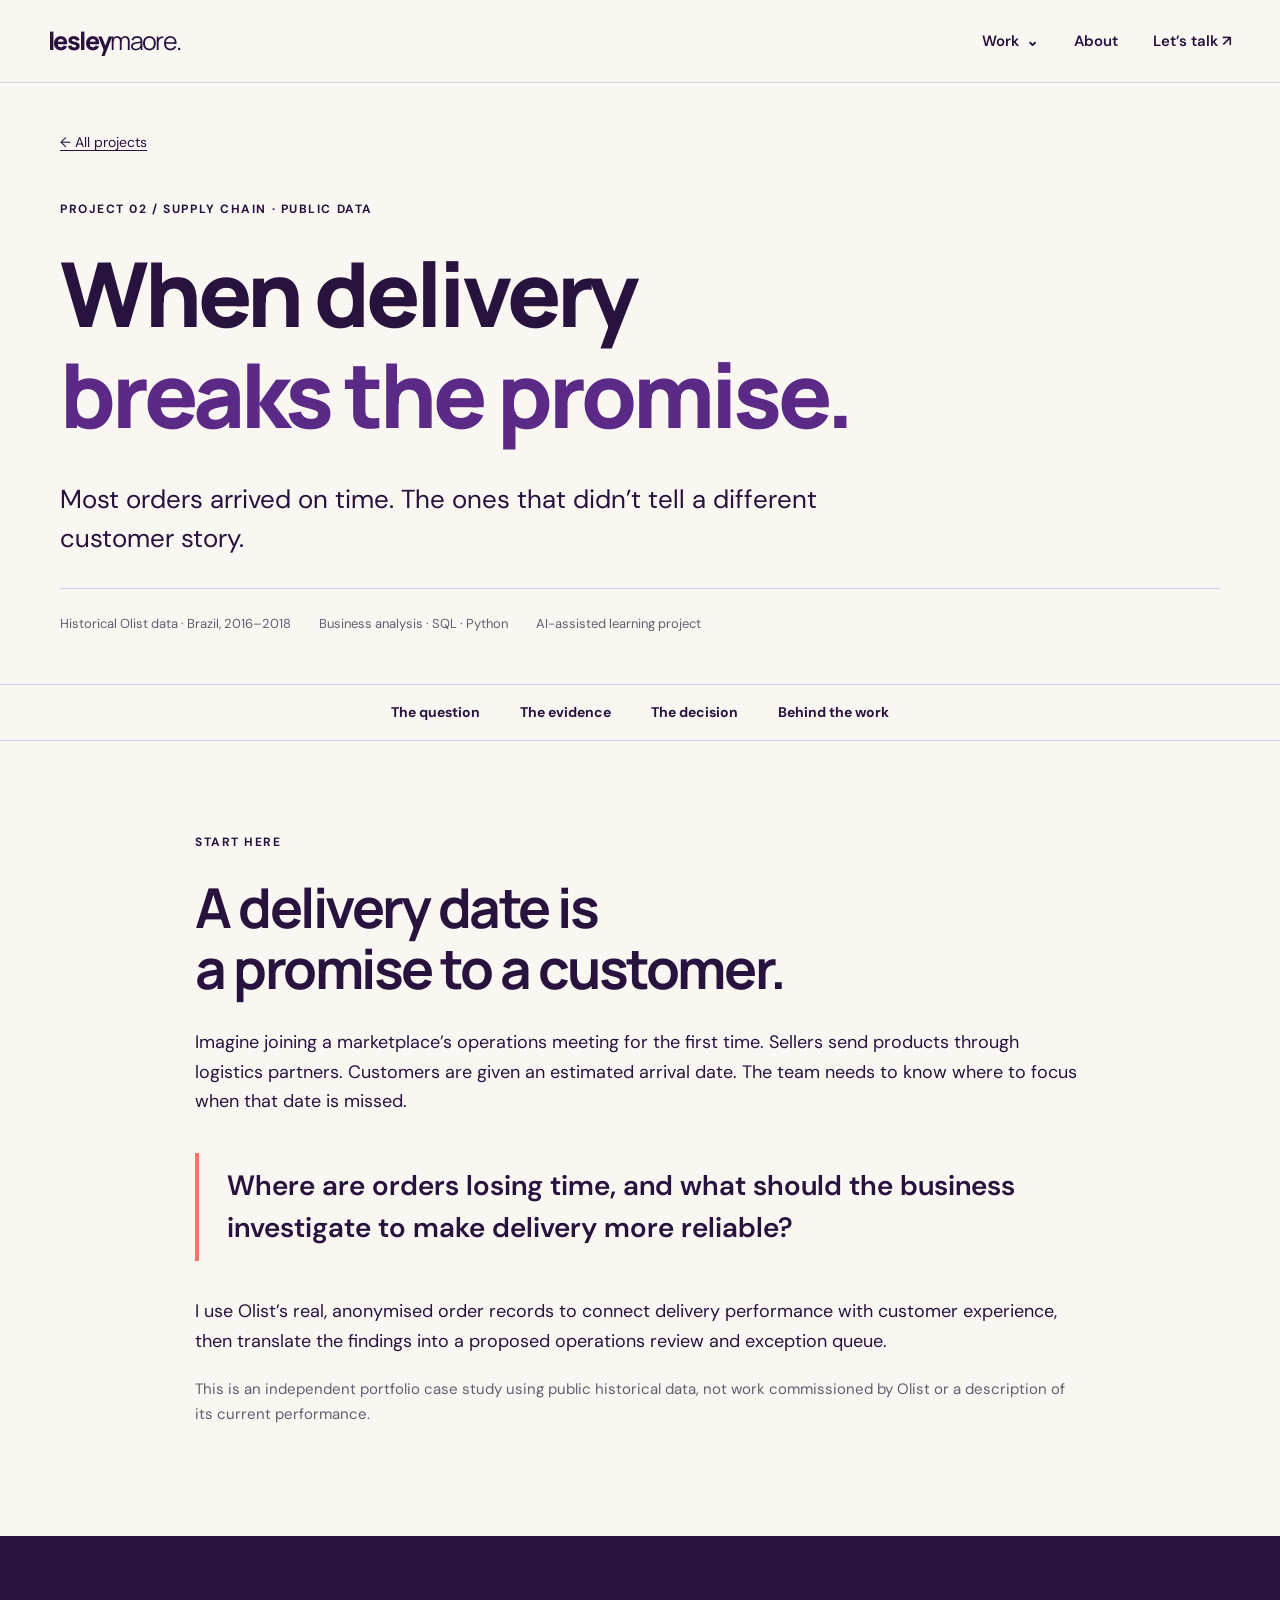
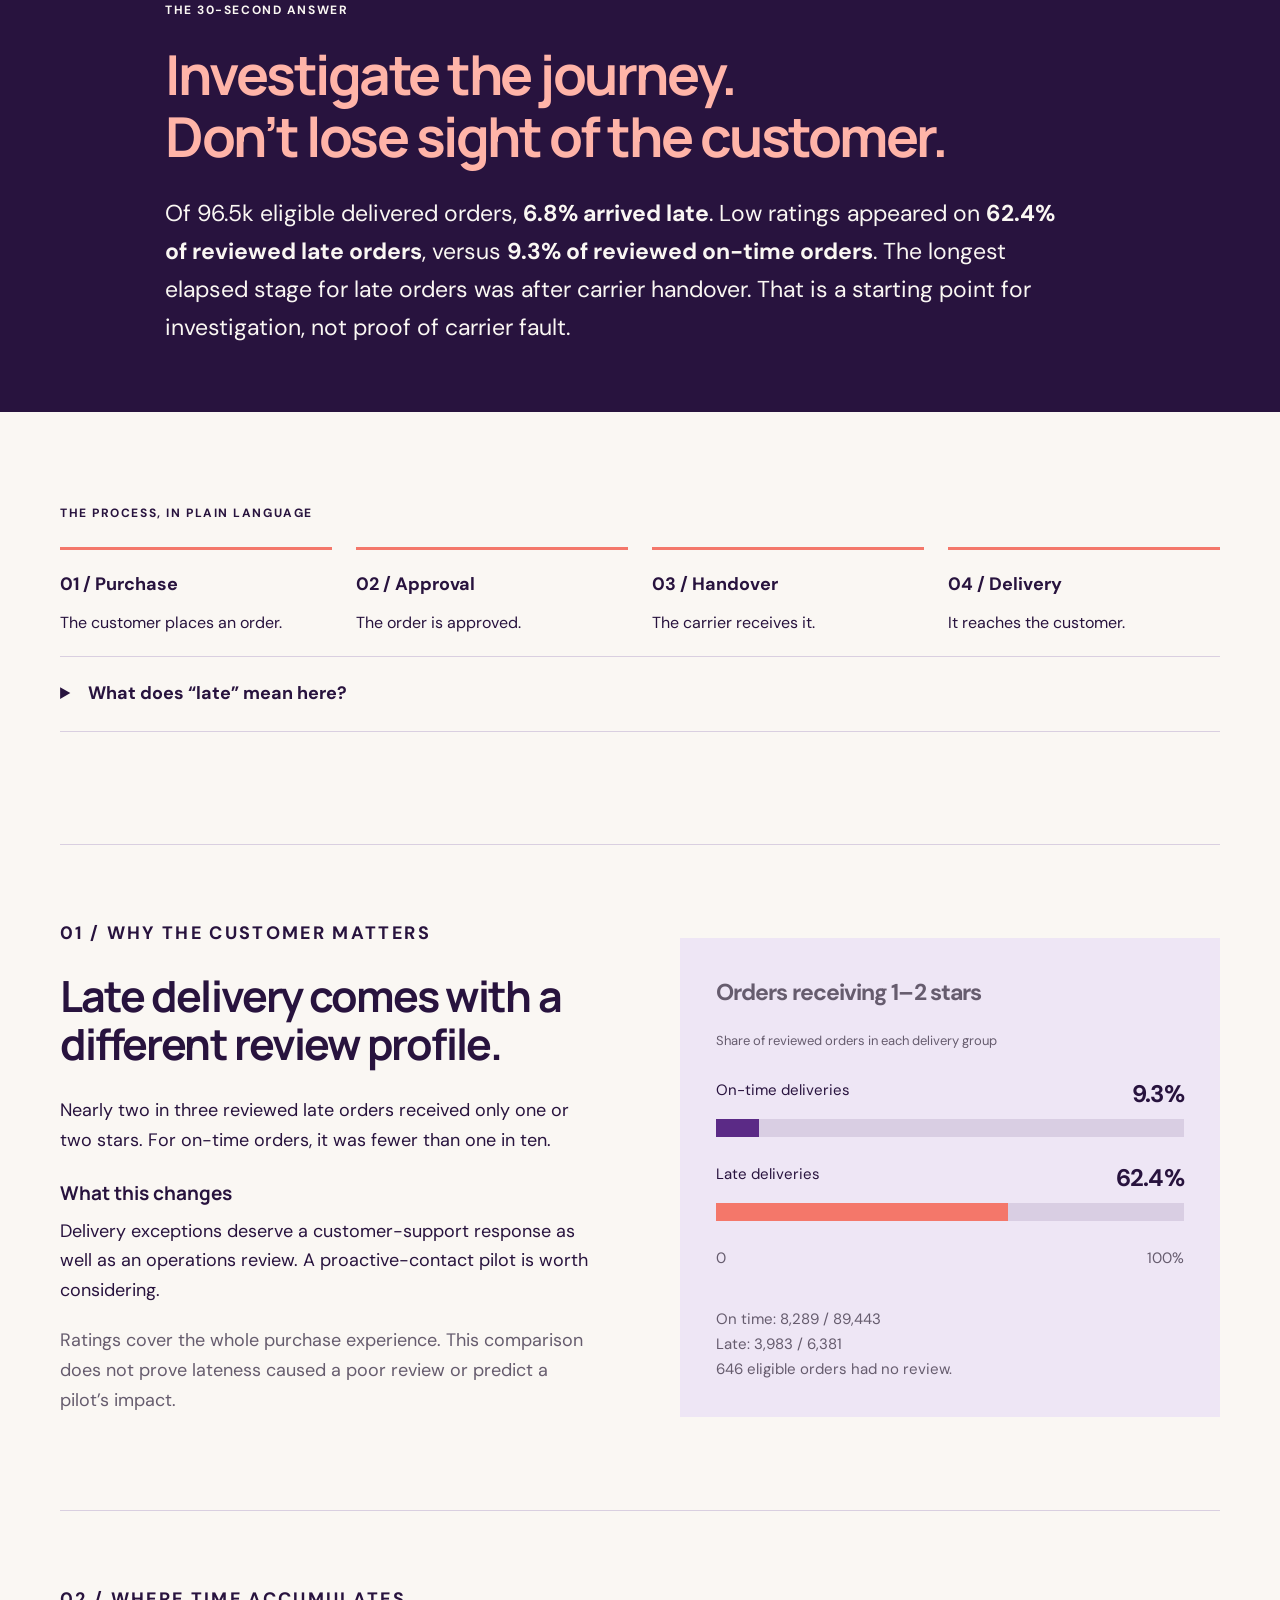
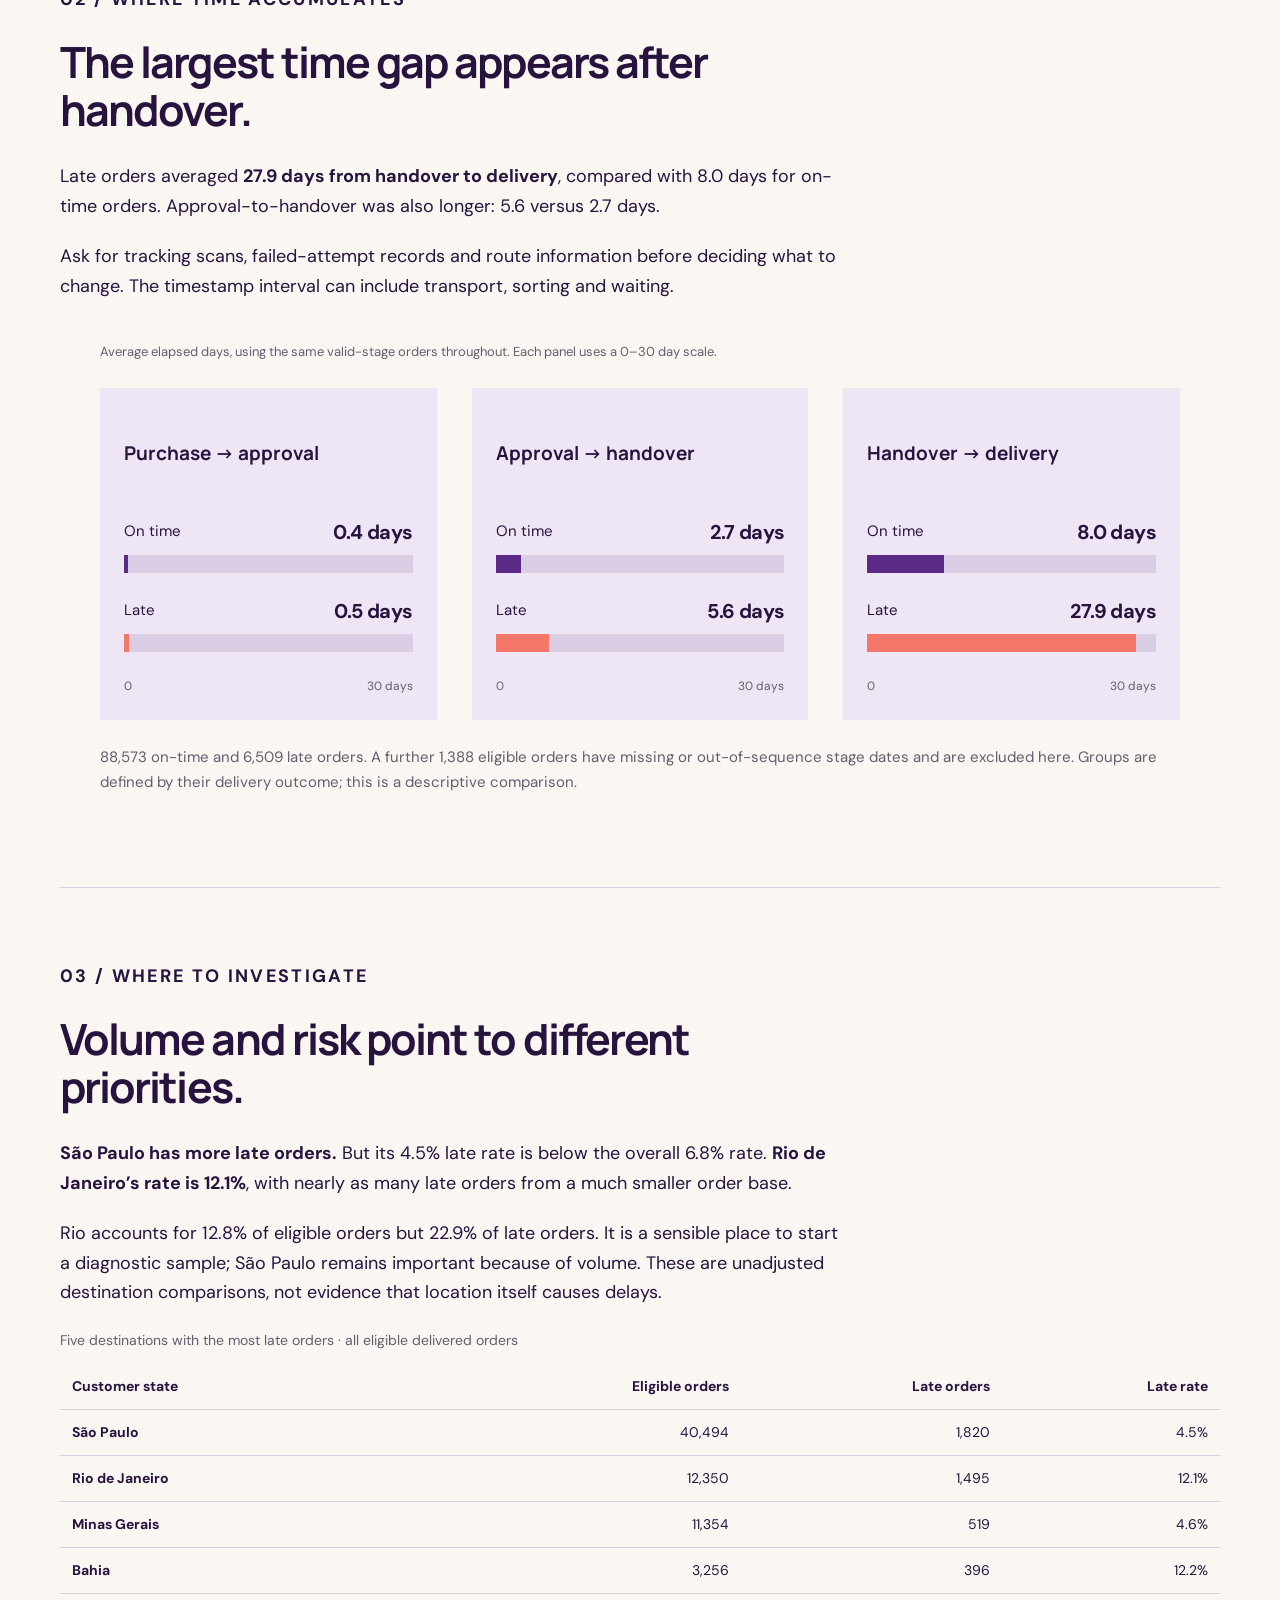
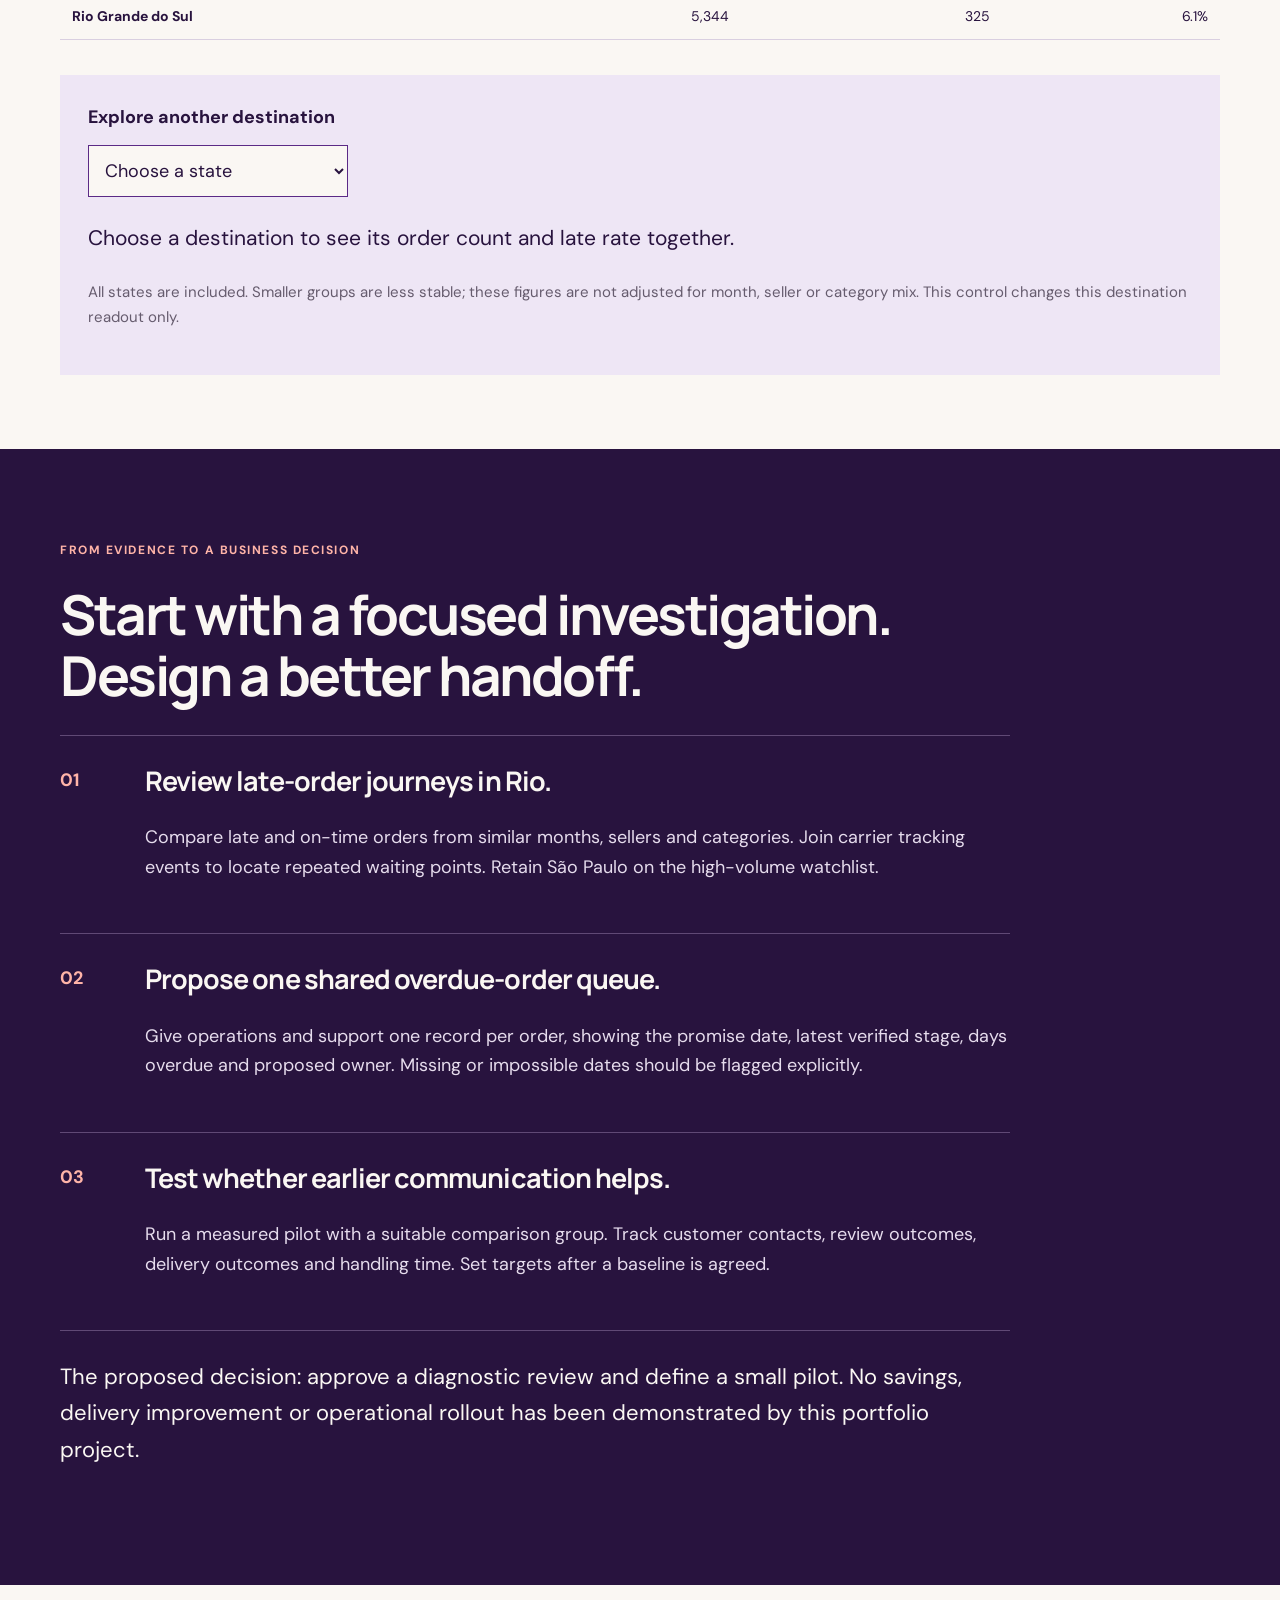
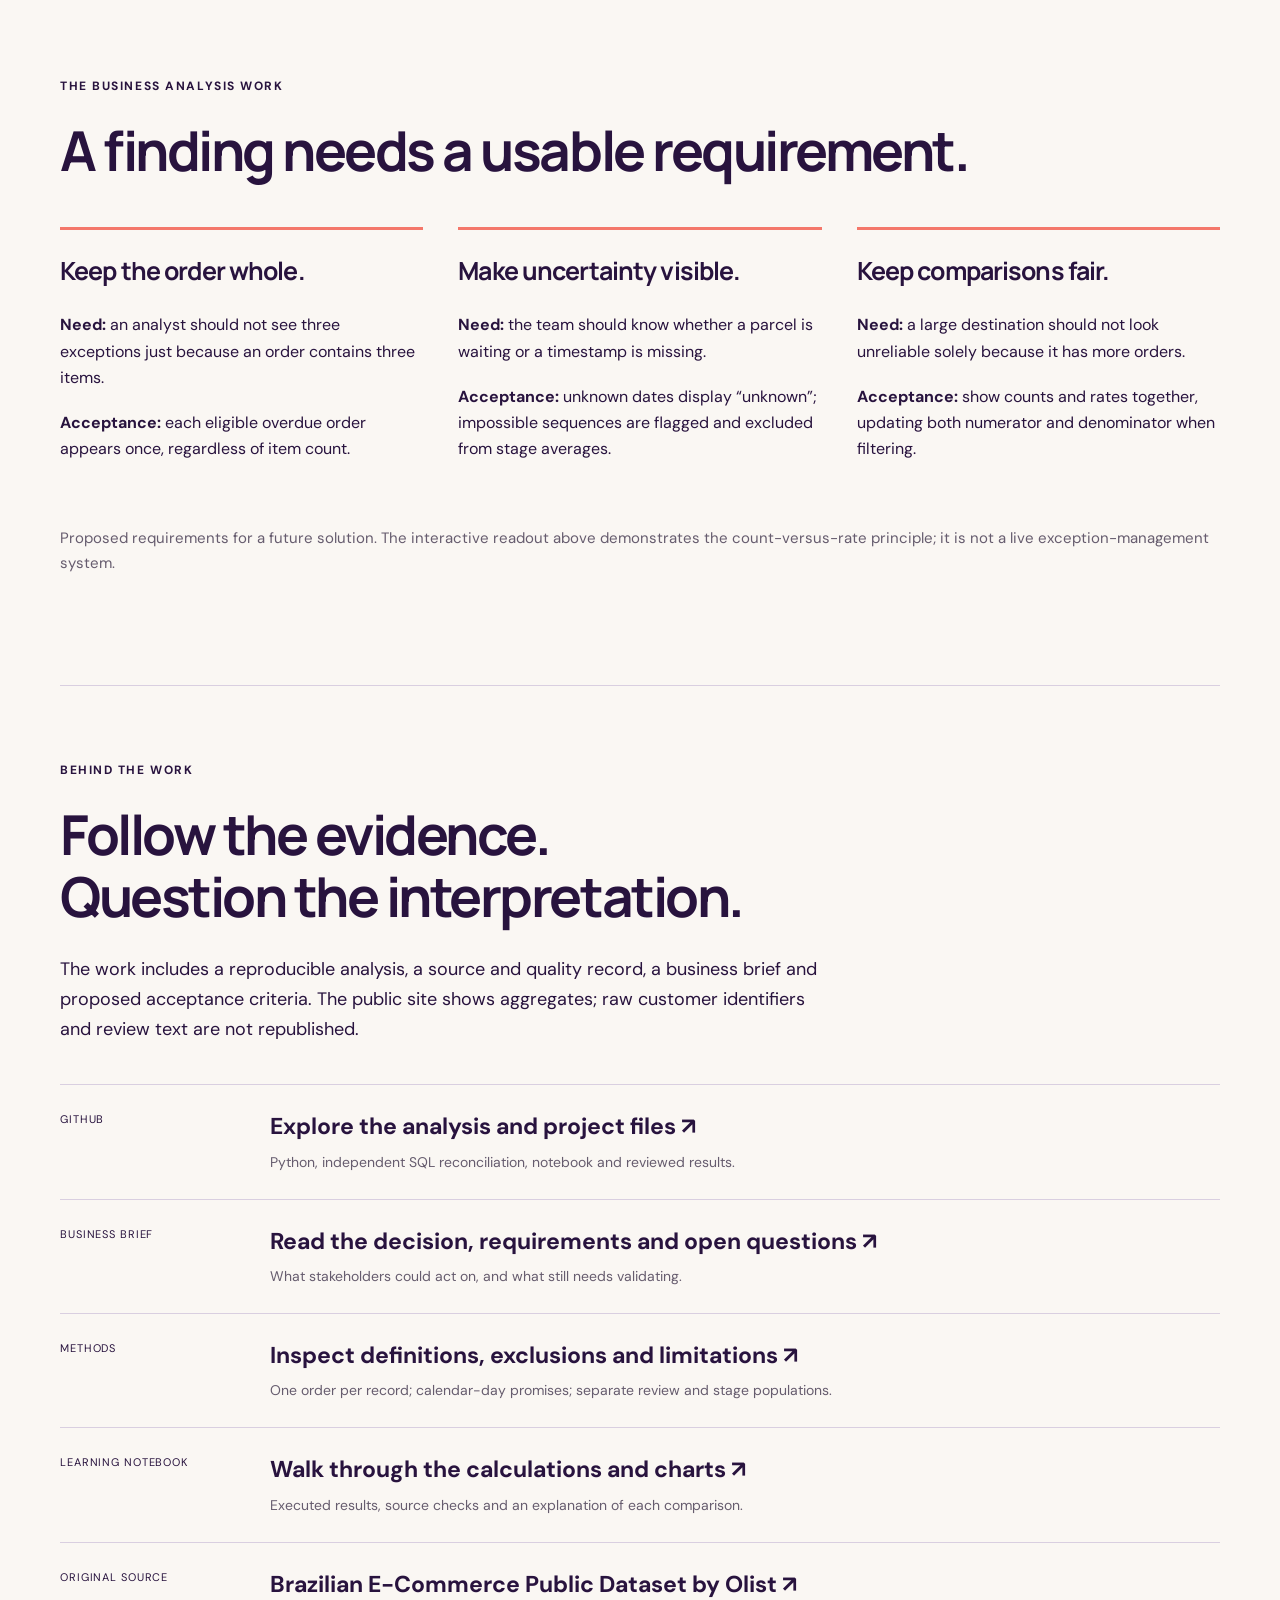
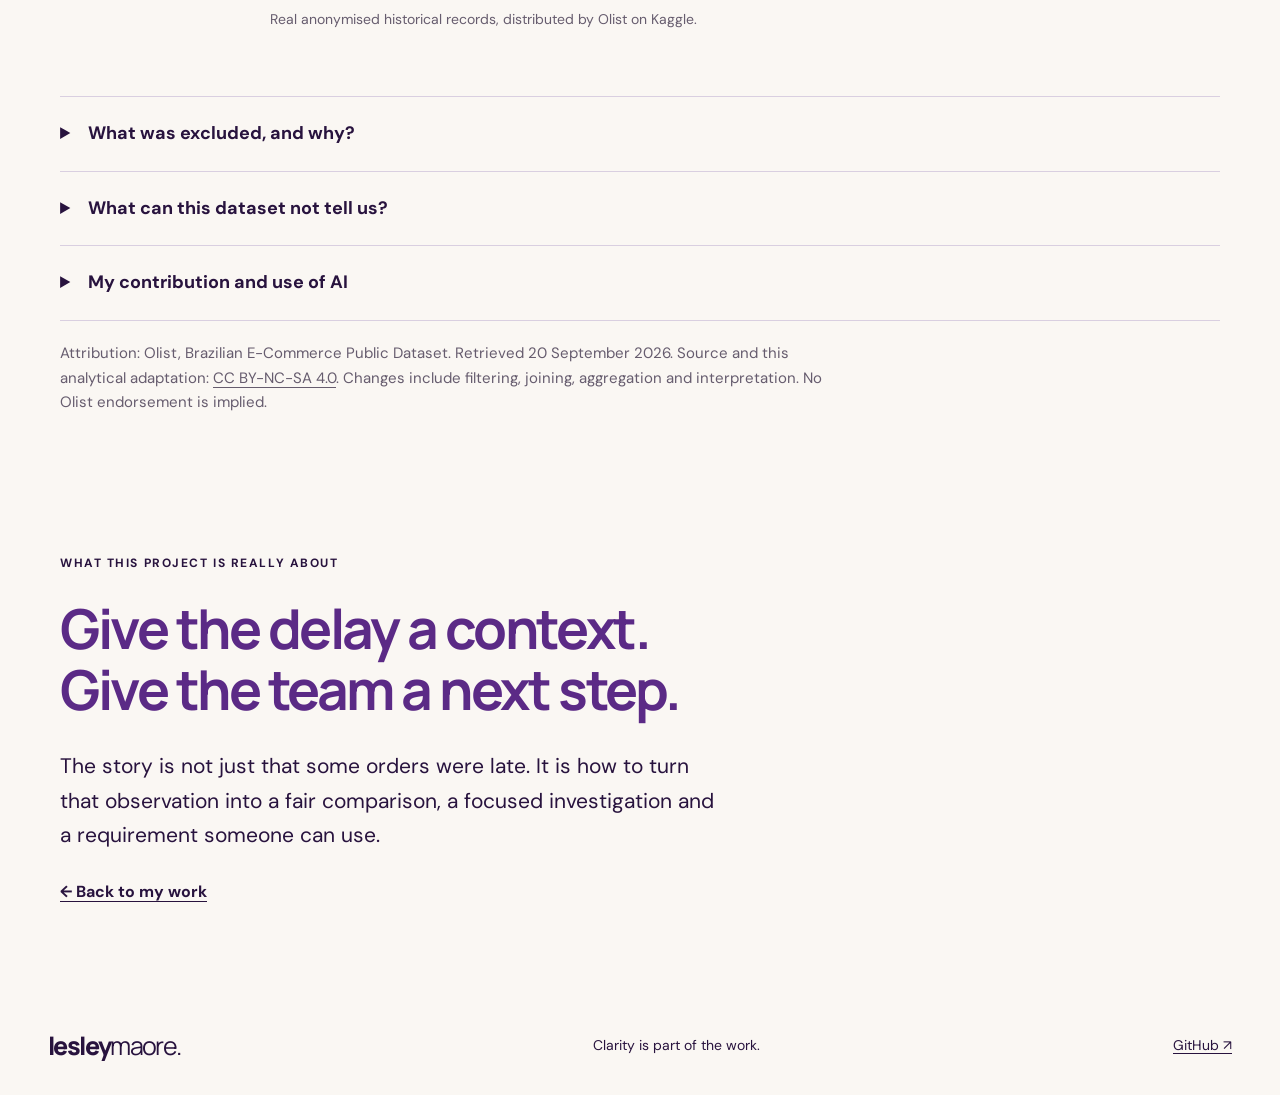
<file: projects/delivery-performance/index.html>
<!doctype html><html lang="en"><head><meta charset="utf-8"><meta name="viewport" content="width=device-width,initial-scale=1"><title>When delivery breaks the promise | Lesley Maore</title><meta name="description" content="A public-data supply-chain case study: where deliveries lose time, why missed promises matter, and what operations should investigate."><meta name="theme-color" content="#28133e"><link rel="icon" href="../../assets/favicon.svg"><link rel="stylesheet" href="../../assets/style.css?v=2"><link rel="stylesheet" href="case.css"></head><body><a class="skip" href="#main">Skip to content</a><header class="site-header"><a class="wordmark" href="../../index.html" aria-label="Lesley Maore home">lesley<span>maore.</span></a><nav aria-label="Main navigation"><details class="work-menu"><summary>Work <span aria-hidden="true">⌄</span></summary><div class="work-options"><a href="../../projects/commercial-performance/"><strong>Commercial performance</strong><span>Growing sales. Shrinking margins.</span></a><a href="../../projects/delivery-performance/" aria-current="page"><strong>Delivery reliability</strong><span>When delivery breaks the promise.</span></a><a href="../../projects/invisible-demand/"><strong>Inventory decisions</strong><span>See the demand. Test the decision.</span></a><a href="../../projects/kenya-in-context/"><strong>Kenya, in context</strong><span>A vote. A budget. A bill.</span></a><a class="all-work" href="../../index.html#work">View all projects →</a></div></details><a href="../../index.html#about">About</a><a href="../../index.html#contact">Let’s talk <span aria-hidden="true">↗</span></a></nav></header><main id="main"><section class="case-hero wrap"><a class="back" href="../../index.html#work">← All projects</a><p class="eyebrow">PROJECT 02 / SUPPLY CHAIN · PUBLIC DATA</p><h1>When delivery<br><em>breaks the promise.</em></h1><p class="dek">Most orders arrived on time. The ones that didn’t tell a different customer story.</p><div class="case-meta"><span>Historical Olist data · Brazil, 2016–2018</span><span>Business analysis · SQL · Python</span><span>AI-assisted learning project</span></div></section>
<nav class="case-nav" aria-label="Case study"><a href="#question">The question</a><a href="#evidence">The evidence</a><a href="#decisions">The decision</a><a href="#methods">Behind the work</a></nav>
<section id="question" class="wrap section prose"><p class="eyebrow">START HERE</p><h2>A delivery date is<br>a promise to a customer.</h2><p>Imagine joining a marketplace’s operations meeting for the first time. Sellers send products through logistics partners. Customers are given an estimated arrival date. The team needs to know where to focus when that date is missed.</p><blockquote>Where are orders losing time, and what should the business investigate to make delivery more reliable?</blockquote><p>I use Olist’s real, anonymised order records to connect delivery performance with customer experience, then translate the findings into a proposed operations review and exception queue.</p><p class="quiet">This is an independent portfolio case study using public historical data, not work commissioned by Olist or a description of its current performance.</p></section>
<section class="summary-band"><div class="wrap"><p class="eyebrow">THE 30-SECOND ANSWER</p><h2>Investigate the journey.<br>Don’t lose sight of the customer.</h2><p>Of 96.5k eligible delivered orders, <strong>6.8% arrived late</strong>. Low ratings appeared on <strong>62.4% of reviewed late orders</strong>, versus <strong>9.3% of reviewed on-time orders</strong>. The longest elapsed stage for late orders was after carrier handover. That is a starting point for investigation, not proof of carrier fault.</p></div></section>
<section class="wrap section"><p class="eyebrow">THE PROCESS, IN PLAIN LANGUAGE</p><ol class="process"><li><strong>01 / Purchase</strong><span>The customer places an order.</span></li><li><strong>02 / Approval</strong><span>The order is approved.</span></li><li><strong>03 / Handover</strong><span>The carrier receives it.</span></li><li><strong>04 / Delivery</strong><span>It reaches the customer.</span></li></ol><details><summary>What does “late” mean here?</summary><p>Delivery occurred after the estimated <strong>calendar date</strong>. An arrival during the promised day counts as on time. A long journey can still be on time if the promise allowed for it.</p><p>The main rate covers delivered orders with valid core dates. Cancelled, shipped and other non-delivered records are a separate population, not successful deliveries.</p></details></section>
<section id="evidence" class="wrap findings"><article class="finding"><div class="finding-text"><p class="eyebrow">01 / WHY THE CUSTOMER MATTERS</p><h2>Late delivery comes with a different review profile.</h2><p>Nearly two in three reviewed late orders received only one or two stars. For on-time orders, it was fewer than one in ten.</p><h3>What this changes</h3><p>Delivery exceptions deserve a customer-support response as well as an operations review. A proactive-contact pilot is worth considering.</p><p class="quiet">Ratings cover the whole purchase experience. This comparison does not prove lateness caused a poor review or predict a pilot’s impact.</p></div><figure class="retained"><figcaption><strong>Orders receiving 1–2 stars</strong><br>Share of reviewed orders in each delivery group</figcaption><div class="comparison"><div class="comparison-row"><span>On-time deliveries</span><strong>9.3%</strong><div class="track"><i style="width:9.267%"></i></div></div><div class="comparison-row"><span>Late deliveries</span><strong>62.4%</strong><div class="track"><i style="width:62.420%"></i></div></div><div class="scale"><span>0</span><span>100%</span></div></div><p class="quiet">On time: 8,289 / 89,443<br>Late: 3,983 / 6,381<br>646 eligible orders had no review.</p></figure></article>
<article class="finding stack"><div class="finding-text"><p class="eyebrow">02 / WHERE TIME ACCUMULATES</p><h2>The largest time gap appears after handover.</h2><p>Late orders averaged <strong>27.9 days from handover to delivery</strong>, compared with 8.0 days for on-time orders. Approval-to-handover was also longer: 5.6 versus 2.7 days.</p><p>Ask for tracking scans, failed-attempt records and route information before deciding what to change. The timestamp interval can include transport, sorting and waiting.</p></div><figure class="stage-chart"><figcaption>Average elapsed days, using the same valid-stage orders throughout. Each panel uses a 0–30 day scale.</figcaption><div class="stage-grid"><div class="stage"><h3>Purchase → approval</h3><div class="comparison"><div class="comparison-row"><span>On time</span><strong>0.4 days</strong><div class="track"><i style="width:1.316%"></i></div></div><div class="comparison-row"><span>Late</span><strong>0.5 days</strong><div class="track"><i style="width:1.670%"></i></div></div><div class="scale"><span>0</span><span>30 days</span></div></div></div><div class="stage"><h3>Approval → handover</h3><div class="comparison"><div class="comparison-row"><span>On time</span><strong>2.7 days</strong><div class="track"><i style="width:8.839%"></i></div></div><div class="comparison-row"><span>Late</span><strong>5.6 days</strong><div class="track"><i style="width:18.580%"></i></div></div><div class="scale"><span>0</span><span>30 days</span></div></div></div><div class="stage"><h3>Handover → delivery</h3><div class="comparison"><div class="comparison-row"><span>On time</span><strong>8.0 days</strong><div class="track"><i style="width:26.679%"></i></div></div><div class="comparison-row"><span>Late</span><strong>27.9 days</strong><div class="track"><i style="width:92.917%"></i></div></div><div class="scale"><span>0</span><span>30 days</span></div></div></div></div><p class="quiet">88,573 on-time and 6,509 late orders. A further 1,388 eligible orders have missing or out-of-sequence stage dates and are excluded here. Groups are defined by their delivery outcome; this is a descriptive comparison.</p></figure></article>
<article class="finding stack"><div class="finding-text"><p class="eyebrow">03 / WHERE TO INVESTIGATE</p><h2>Volume and risk point to different priorities.</h2><p><strong>São Paulo has more late orders.</strong> But its 4.5% late rate is below the overall 6.8% rate. <strong>Rio de Janeiro’s rate is 12.1%</strong>, with nearly as many late orders from a much smaller order base.</p><p>Rio accounts for 12.8% of eligible orders but 22.9% of late orders. It is a sensible place to start a diagnostic sample; São Paulo remains important because of volume. These are unadjusted destination comparisons, not evidence that location itself causes delays.</p></div><div class="table-scroll"><table><caption>Five destinations with the most late orders · all eligible delivered orders</caption><thead><tr><th scope="col">Customer state</th><th scope="col">Eligible orders</th><th scope="col">Late orders</th><th scope="col">Late rate</th></tr></thead><tbody><tr><th scope="row">São Paulo</th><td>40,494</td><td>1,820</td><td>4.5%</td></tr><tr><th scope="row">Rio de Janeiro</th><td>12,350</td><td>1,495</td><td>12.1%</td></tr><tr><th scope="row">Minas Gerais</th><td>11,354</td><td>519</td><td>4.6%</td></tr><tr><th scope="row">Bahia</th><td>3,256</td><td>396</td><td>12.2%</td></tr><tr><th scope="row">Rio Grande do Sul</th><td>5,344</td><td>325</td><td>6.1%</td></tr></tbody></table></div><div class="explorer"><label for="state-select">Explore another destination</label><select id="state-select"><option value="">Choose a state</option><option value="AC">Acre (AC)</option><option value="AL">Alagoas (AL)</option><option value="AM">Amazonas (AM)</option><option value="AP">Amapá (AP)</option><option value="BA">Bahia (BA)</option><option value="CE">Ceará (CE)</option><option value="DF">Distrito Federal (DF)</option><option value="ES">Espírito Santo (ES)</option><option value="GO">Goiás (GO)</option><option value="MA">Maranhão (MA)</option><option value="MG">Minas Gerais (MG)</option><option value="MS">Mato Grosso do Sul (MS)</option><option value="MT">Mato Grosso (MT)</option><option value="PA">Pará (PA)</option><option value="PB">Paraíba (PB)</option><option value="PE">Pernambuco (PE)</option><option value="PI">Piauí (PI)</option><option value="PR">Paraná (PR)</option><option value="RJ">Rio de Janeiro (RJ)</option><option value="RN">Rio Grande do Norte (RN)</option><option value="RO">Rondônia (RO)</option><option value="RR">Roraima (RR)</option><option value="RS">Rio Grande do Sul (RS)</option><option value="SC">Santa Catarina (SC)</option><option value="SE">Sergipe (SE)</option><option value="SP">São Paulo (SP)</option><option value="TO">Tocantins (TO)</option></select><p id="state-result" aria-live="polite">Choose a destination to see its order count and late rate together.</p><p class="quiet">All states are included. Smaller groups are less stable; these figures are not adjusted for month, seller or category mix. This control changes this destination readout only.</p></div></article></section>
<section id="decisions" class="section decisions"><div class="wrap"><p class="eyebrow">FROM EVIDENCE TO A BUSINESS DECISION</p><h2>Start with a focused investigation.<br>Design a better handoff.</h2><div class="action"><span>01</span><div><h3>Review late-order journeys in Rio.</h3><p>Compare late and on-time orders from similar months, sellers and categories. Join carrier tracking events to locate repeated waiting points. Retain São Paulo on the high-volume watchlist.</p></div></div><div class="action"><span>02</span><div><h3>Propose one shared overdue-order queue.</h3><p>Give operations and support one record per order, showing the promise date, latest verified stage, days overdue and proposed owner. Missing or impossible dates should be flagged explicitly.</p></div></div><div class="action"><span>03</span><div><h3>Test whether earlier communication helps.</h3><p>Run a measured pilot with a suitable comparison group. Track customer contacts, review outcomes, delivery outcomes and handling time. Set targets after a baseline is agreed.</p></div></div><p class="decision-request">The proposed decision: approve a diagnostic review and define a small pilot. No savings, delivery improvement or operational rollout has been demonstrated by this portfolio project.</p></div></section>
<section class="wrap section"><p class="eyebrow">THE BUSINESS ANALYSIS WORK</p><h2>A finding needs a usable requirement.</h2><div class="requirements"><article><h3>Keep the order whole.</h3><p><strong>Need:</strong> an analyst should not see three exceptions just because an order contains three items.</p><p><strong>Acceptance:</strong> each eligible overdue order appears once, regardless of item count.</p></article><article><h3>Make uncertainty visible.</h3><p><strong>Need:</strong> the team should know whether a parcel is waiting or a timestamp is missing.</p><p><strong>Acceptance:</strong> unknown dates display “unknown”; impossible sequences are flagged and excluded from stage averages.</p></article><article><h3>Keep comparisons fair.</h3><p><strong>Need:</strong> a large destination should not look unreliable solely because it has more orders.</p><p><strong>Acceptance:</strong> show counts and rates together, updating both numerator and denominator when filtering.</p></article></div><p class="quiet">Proposed requirements for a future solution. The interactive readout above demonstrates the count-versus-rate principle; it is not a live exception-management system.</p></section>
<section id="methods" class="wrap section evidence"><p class="eyebrow">BEHIND THE WORK</p><h2>Follow the evidence.<br>Question the interpretation.</h2><p>The work includes a reproducible analysis, a source and quality record, a business brief and proposed acceptance criteria. The public site shows aggregates; raw customer identifiers and review text are not republished.</p><div class="resource-links"><a href="https://github.com/lkmaore/lkmaore.github.io/tree/main/projects/delivery-performance"><span>GITHUB</span><strong>Explore the analysis and project files ↗</strong><small>Python, independent SQL reconciliation, notebook and reviewed results.</small></a><a href="https://github.com/lkmaore/lkmaore.github.io/blob/main/projects/delivery-performance/docs/business-brief.md"><span>BUSINESS BRIEF</span><strong>Read the decision, requirements and open questions ↗</strong><small>What stakeholders could act on, and what still needs validating.</small></a><a href="https://github.com/lkmaore/lkmaore.github.io/blob/main/projects/delivery-performance/docs/methodology.md"><span>METHODS</span><strong>Inspect definitions, exclusions and limitations ↗</strong><small>One order per record; calendar-day promises; separate review and stage populations.</small></a><a href="notebook.html"><span>LEARNING NOTEBOOK</span><strong>Walk through the calculations and charts ↗</strong><small>Executed results, source checks and an explanation of each comparison.</small></a><a href="https://www.kaggle.com/datasets/olistbr/brazilian-ecommerce"><span>ORIGINAL SOURCE</span><strong>Brazilian E-Commerce Public Dataset by Olist ↗</strong><small>Real anonymised historical records, distributed by Olist on Kaggle.</small></a></div><details><summary>What was excluded, and why?</summary><p>99,441 source orders → exclude 2,963 non-delivered statuses and 8 delivered orders missing core dates → <strong>96,470 eligible orders</strong>. The stage comparison additionally excludes 1,388 missing or inconsistent timestamp sequences.</p><p>Recent and non-delivered orders may have incomplete outcomes. The delivered-only rate does not describe eventual reliability for every purchase. Historical patterns should be rechecked with current operational data.</p></details><details><summary>What can this dataset not tell us?</summary><p>It cannot establish carrier fault, stockouts, warehouse performance, reasons for failed delivery, the effect of an intervention or financial savings. Destination and review comparisons are observational. Review timing and who chooses to respond can influence the results.</p></details><details><summary>My contribution and use of AI</summary><p>This is an AI-assisted learning project. I directed the business-analysis focus and the goal of making the story understandable to someone new to the meeting. AI assisted with data preparation, calculations, validation and implementation. I do not claim stakeholder interviews, an Olist engagement or realised business improvements.</p></details><p class="quiet">Attribution: Olist, Brazilian E-Commerce Public Dataset. Retrieved 20 September 2026. Source and this analytical adaptation: <a href="https://creativecommons.org/licenses/by-nc-sa/4.0/">CC BY-NC-SA 4.0</a>. Changes include filtering, joining, aggregation and interpretation. No Olist endorsement is implied.</p></section>
<section class="wrap closing"><p class="eyebrow">WHAT THIS PROJECT IS REALLY ABOUT</p><h2>Give the delay a context.<br>Give the team a next step.</h2><p>The story is not just that some orders were late. It is how to turn that observation into a fair comparison, a focused investigation and a requirement someone can use.</p><a class="text-link" href="../../index.html#work">← Back to my work</a></section></main><footer><a class="wordmark" href="../../index.html">lesley<span>maore.</span></a><p>Clarity is part of the work.</p><a href="https://github.com/lkmaore">GitHub ↗</a></footer><script src="../../assets/site.js?v=2" defer></script><script src="explore.js" defer></script></body></html>
</file>
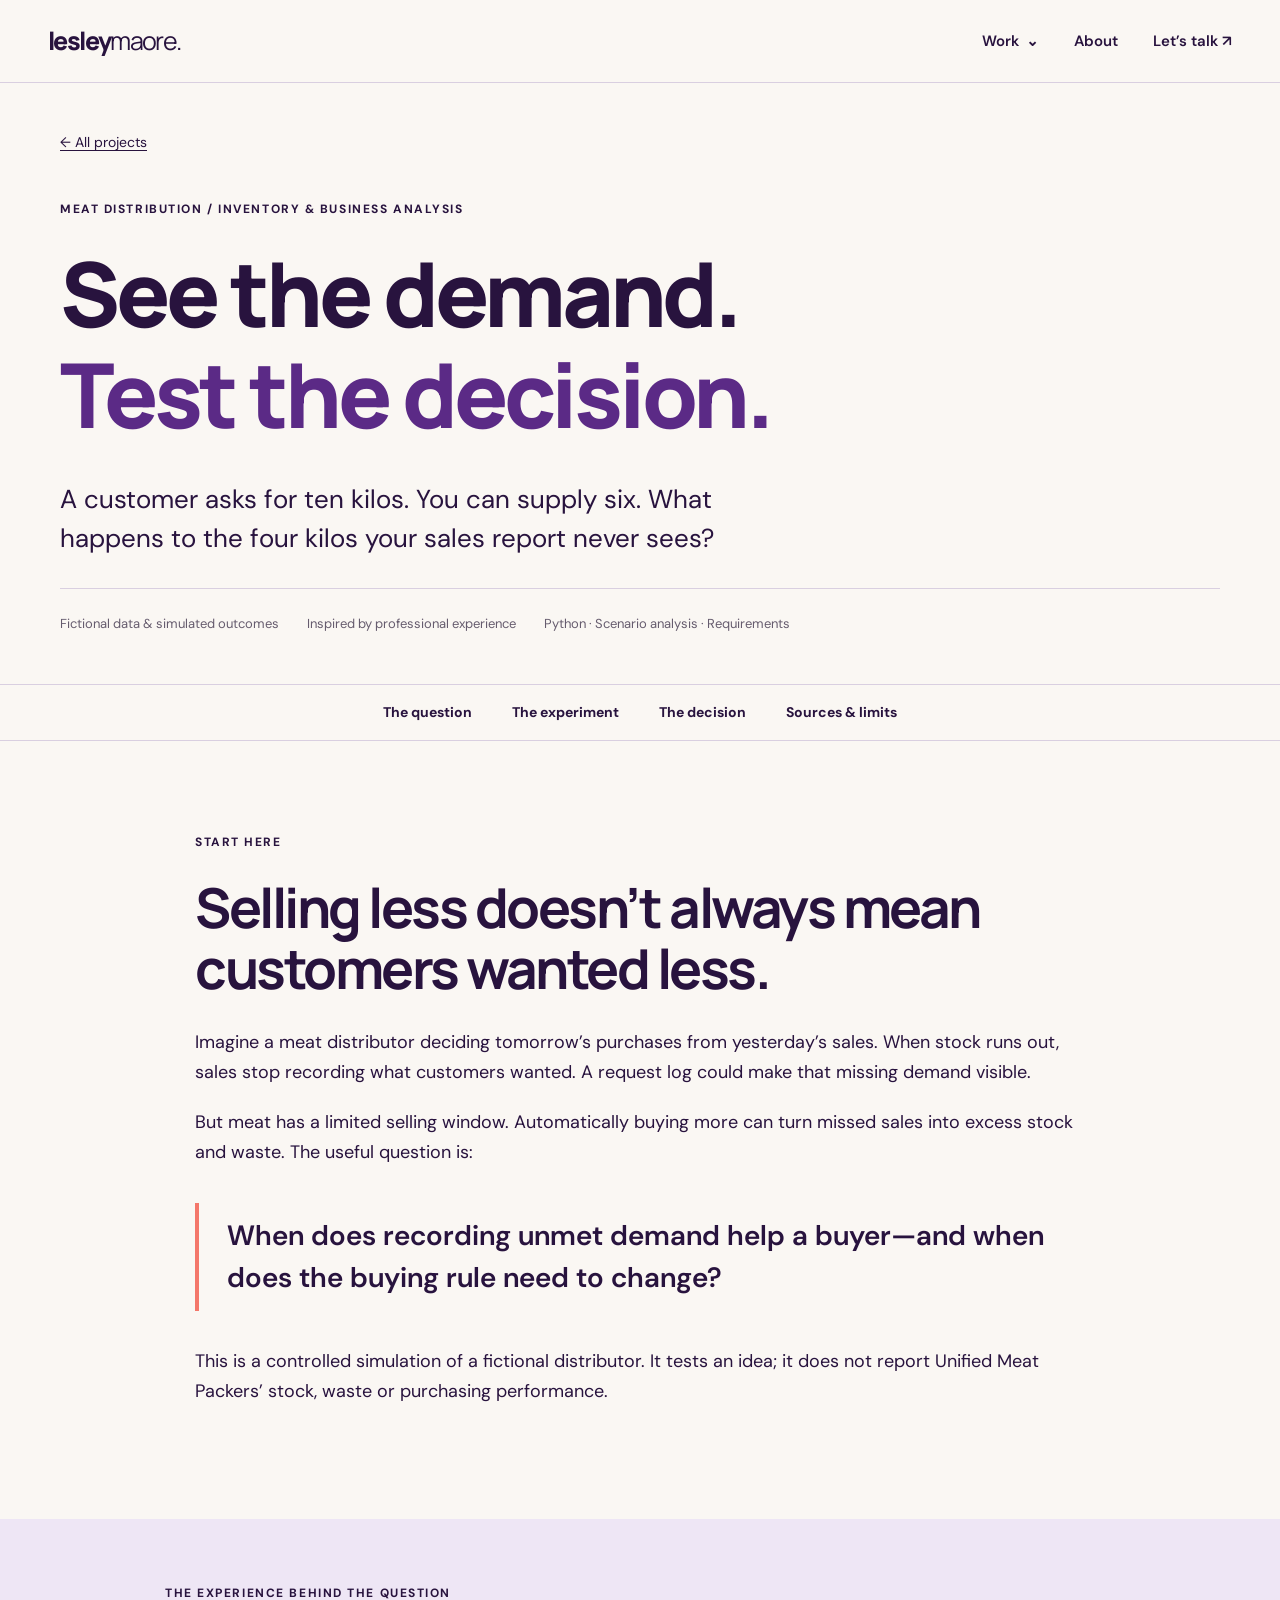
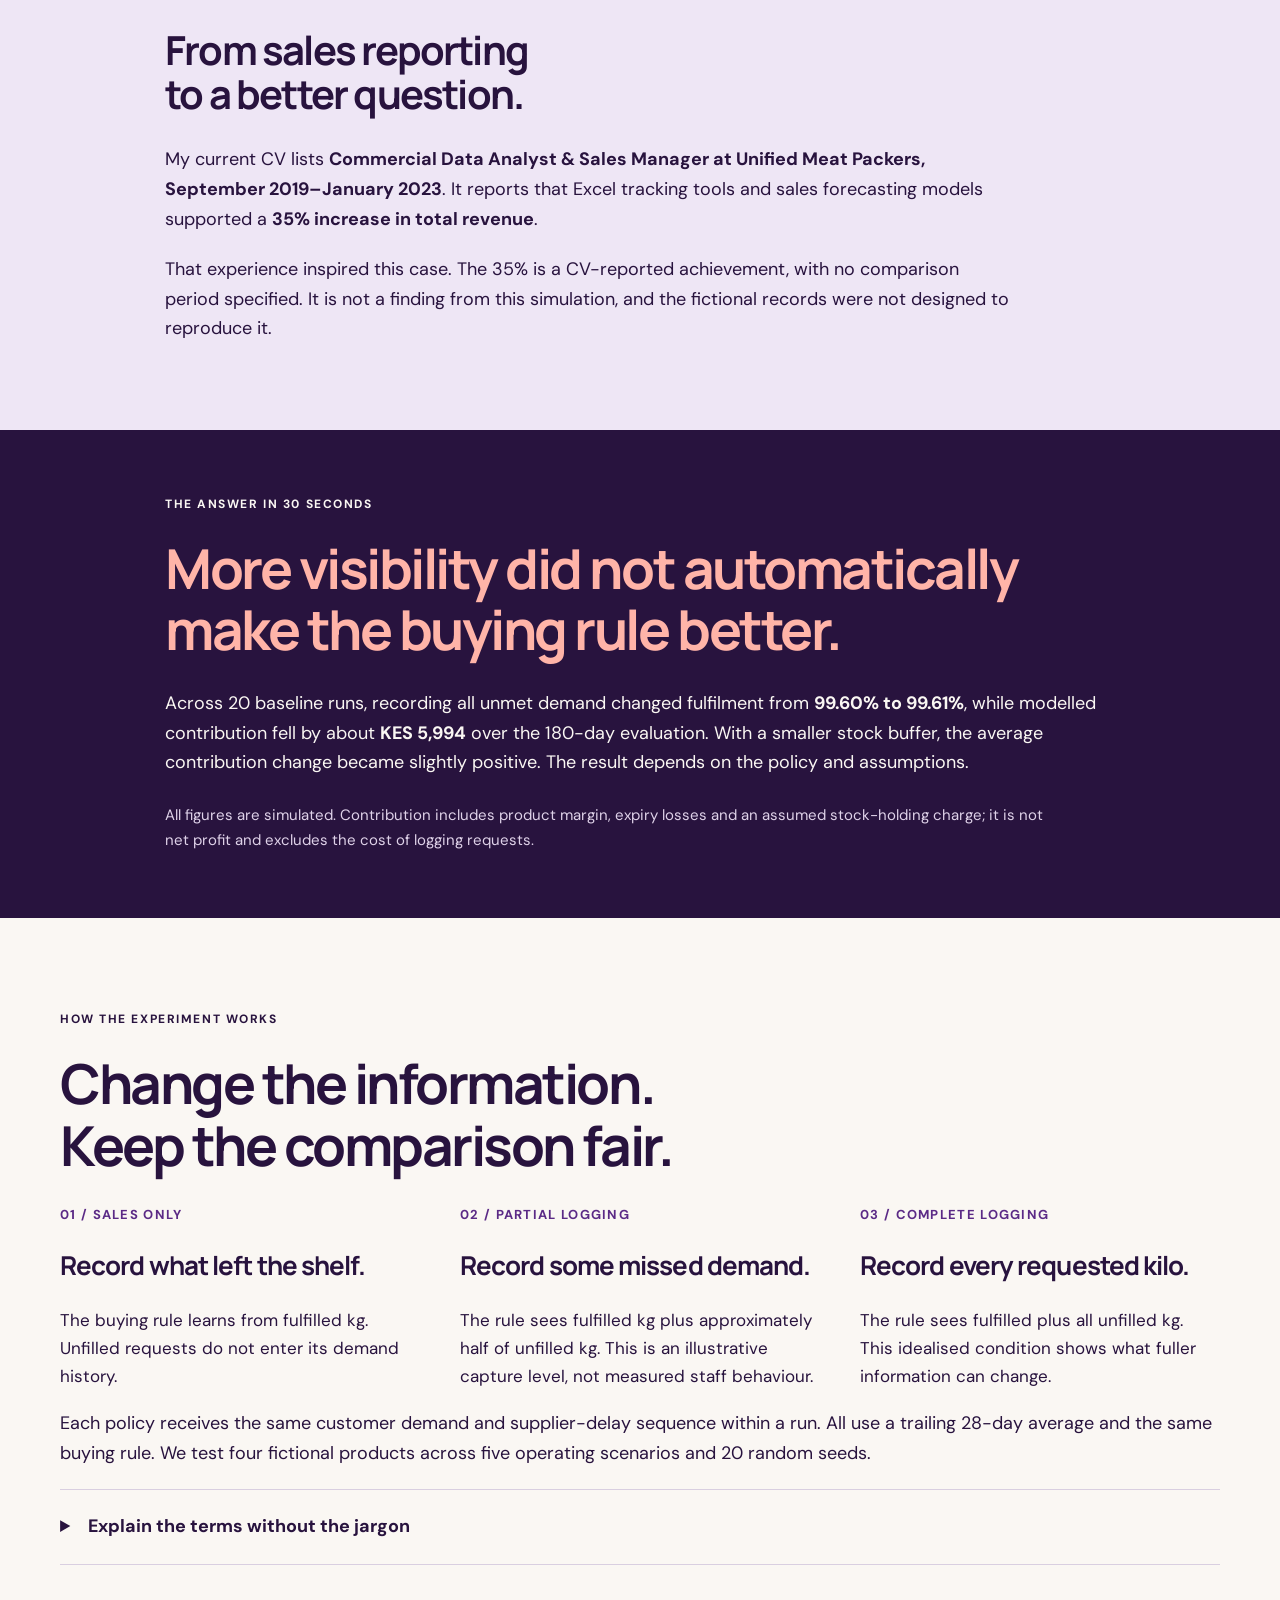
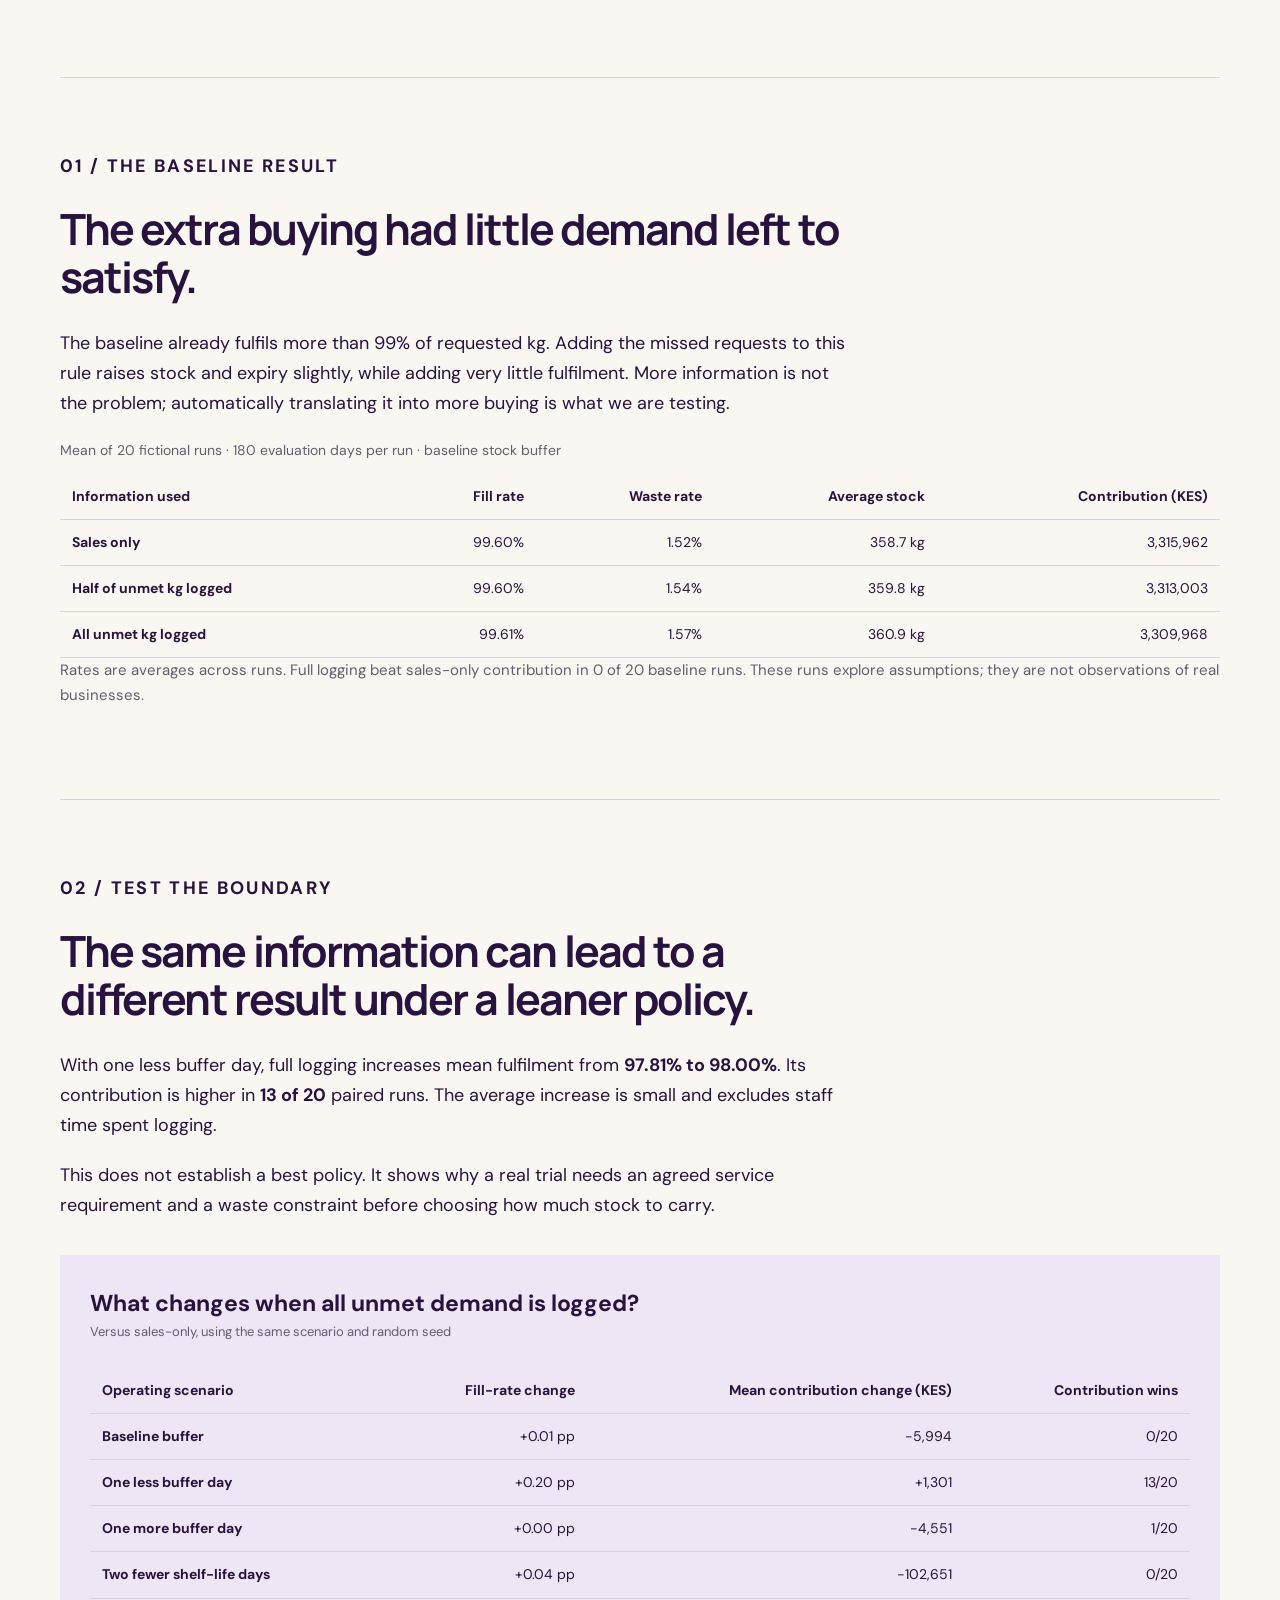
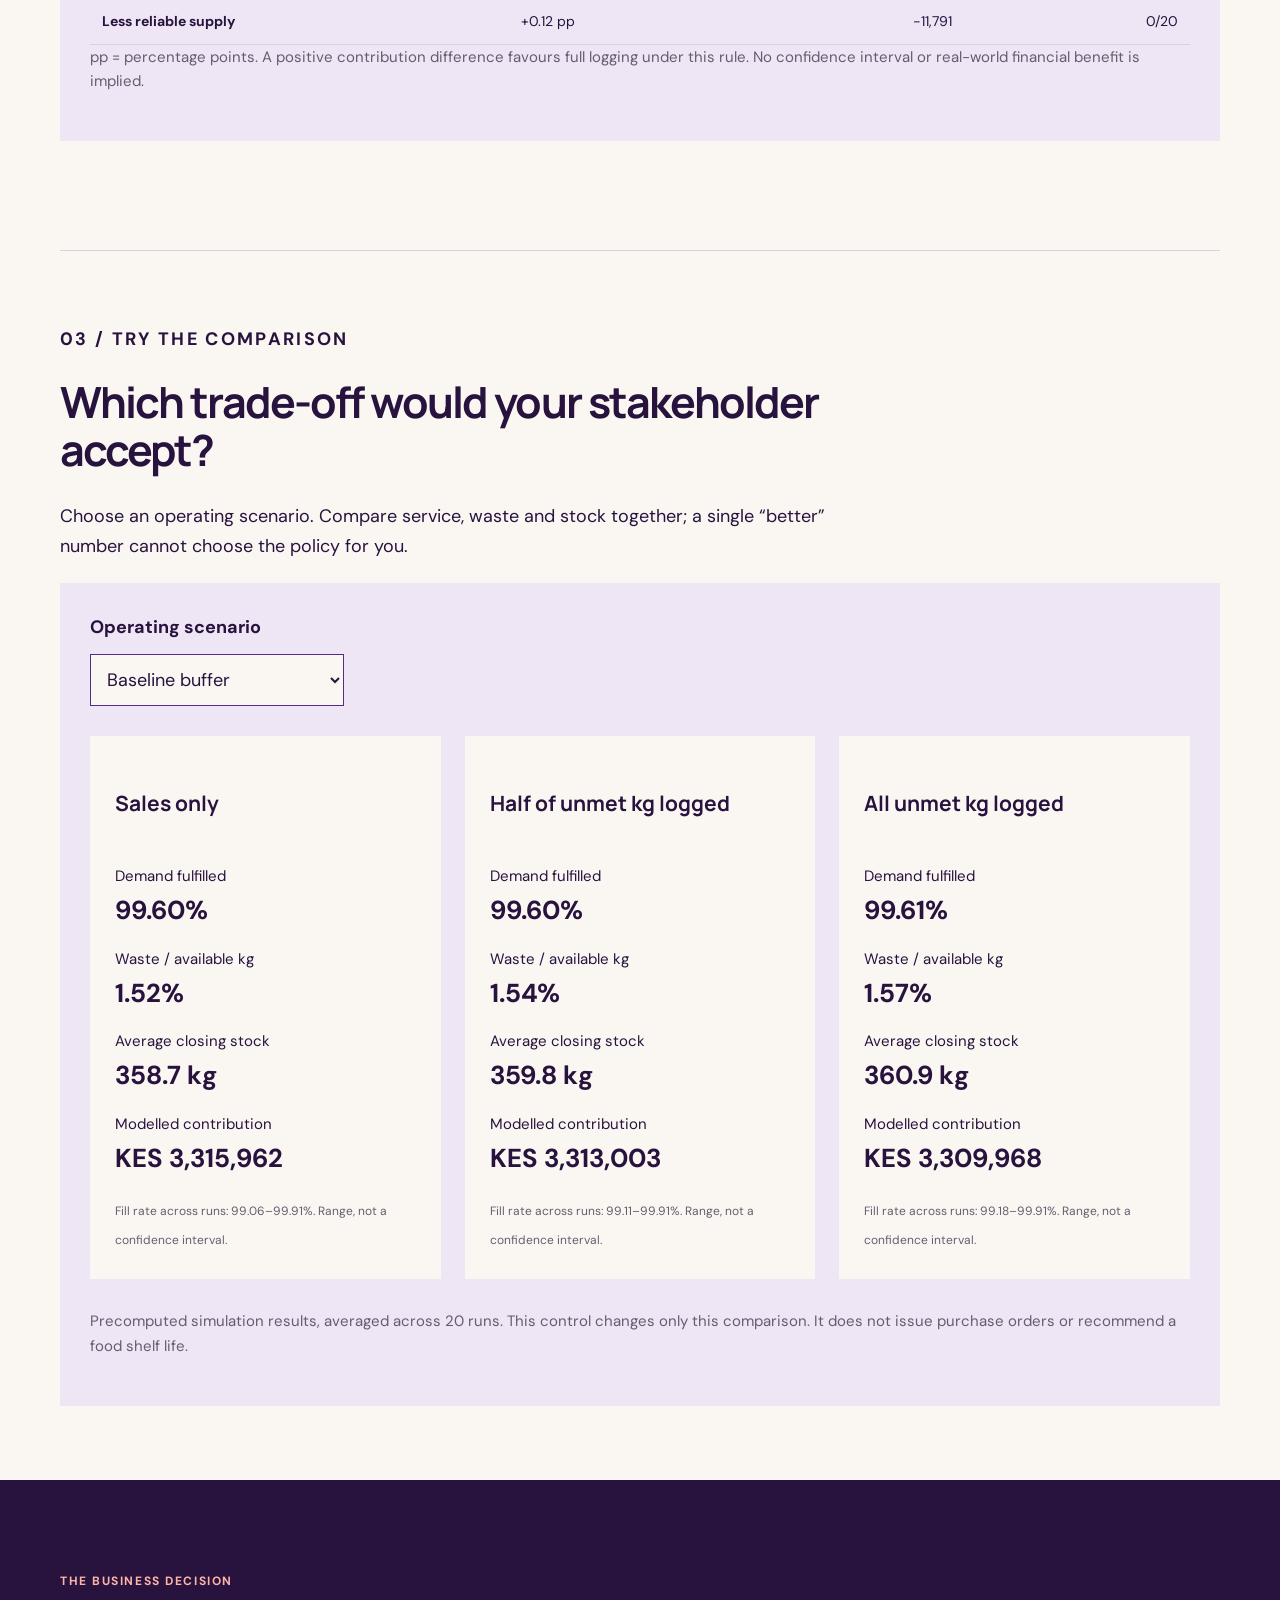
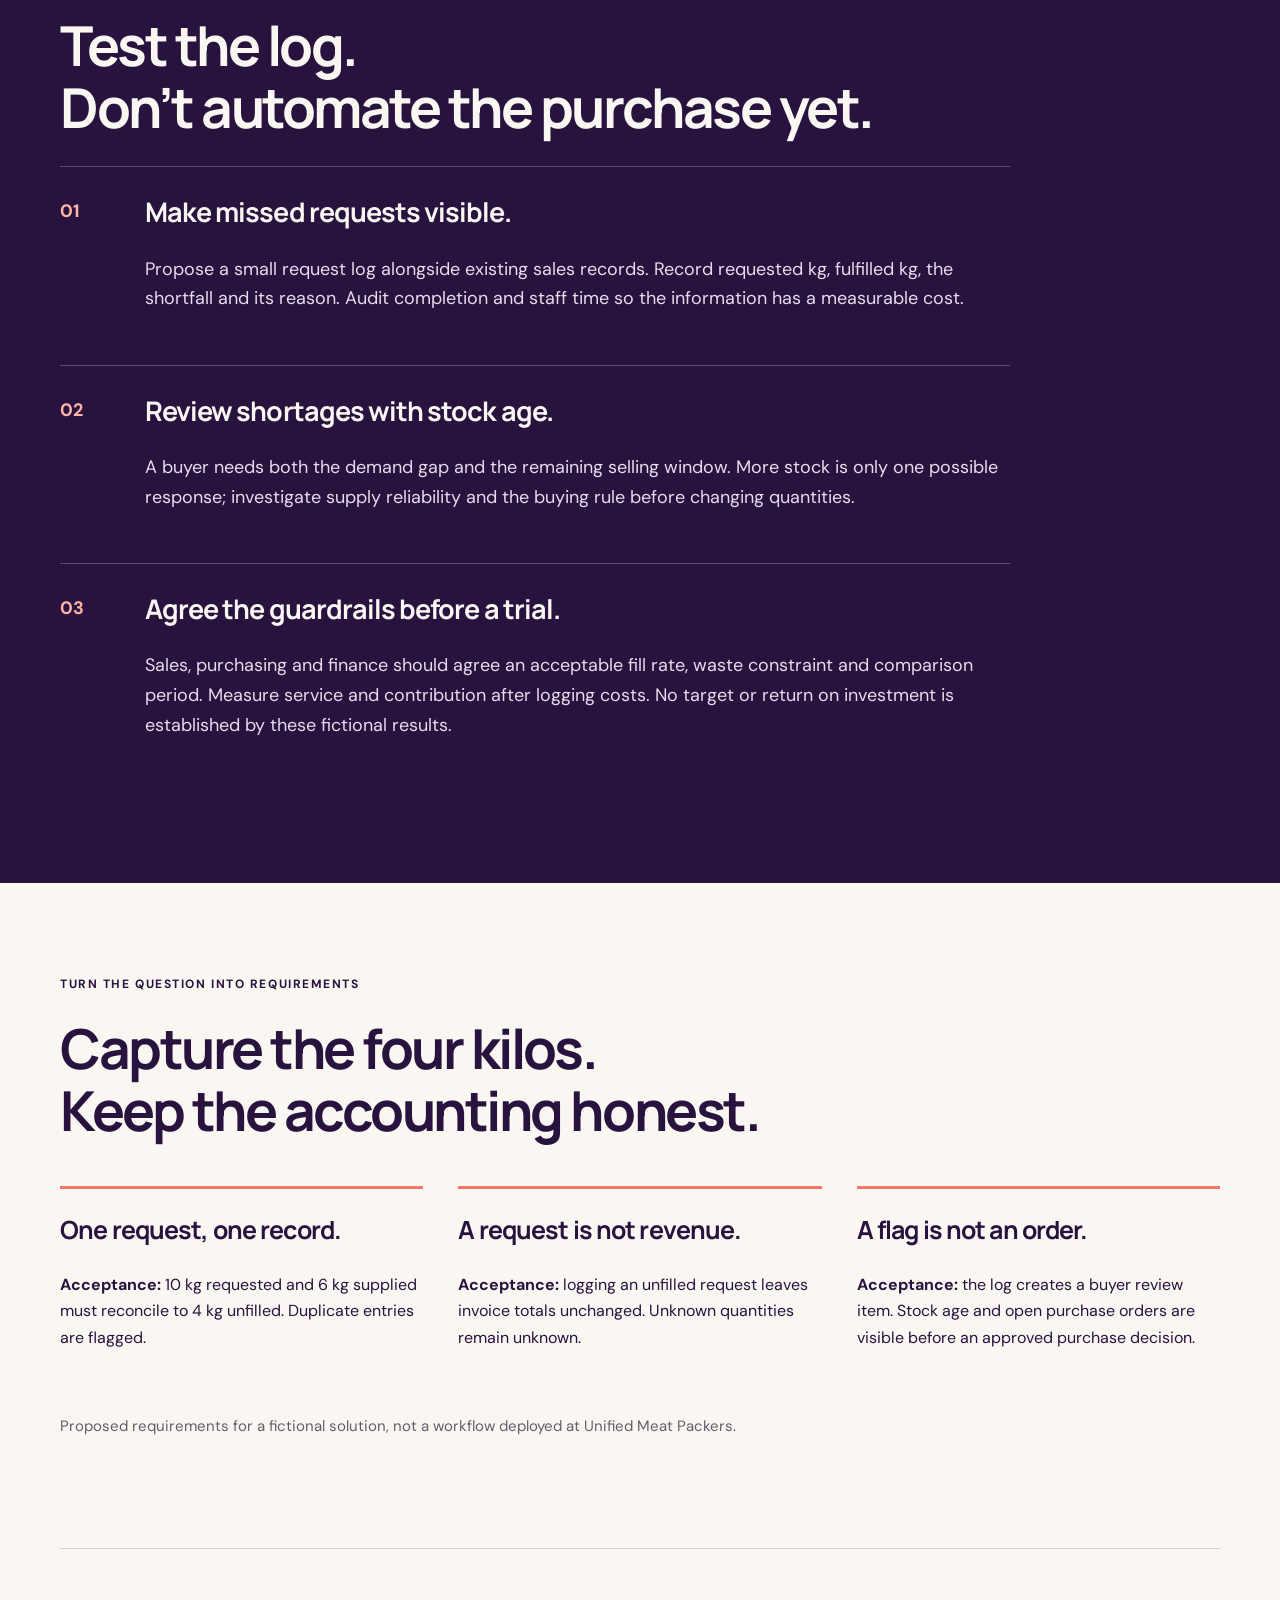
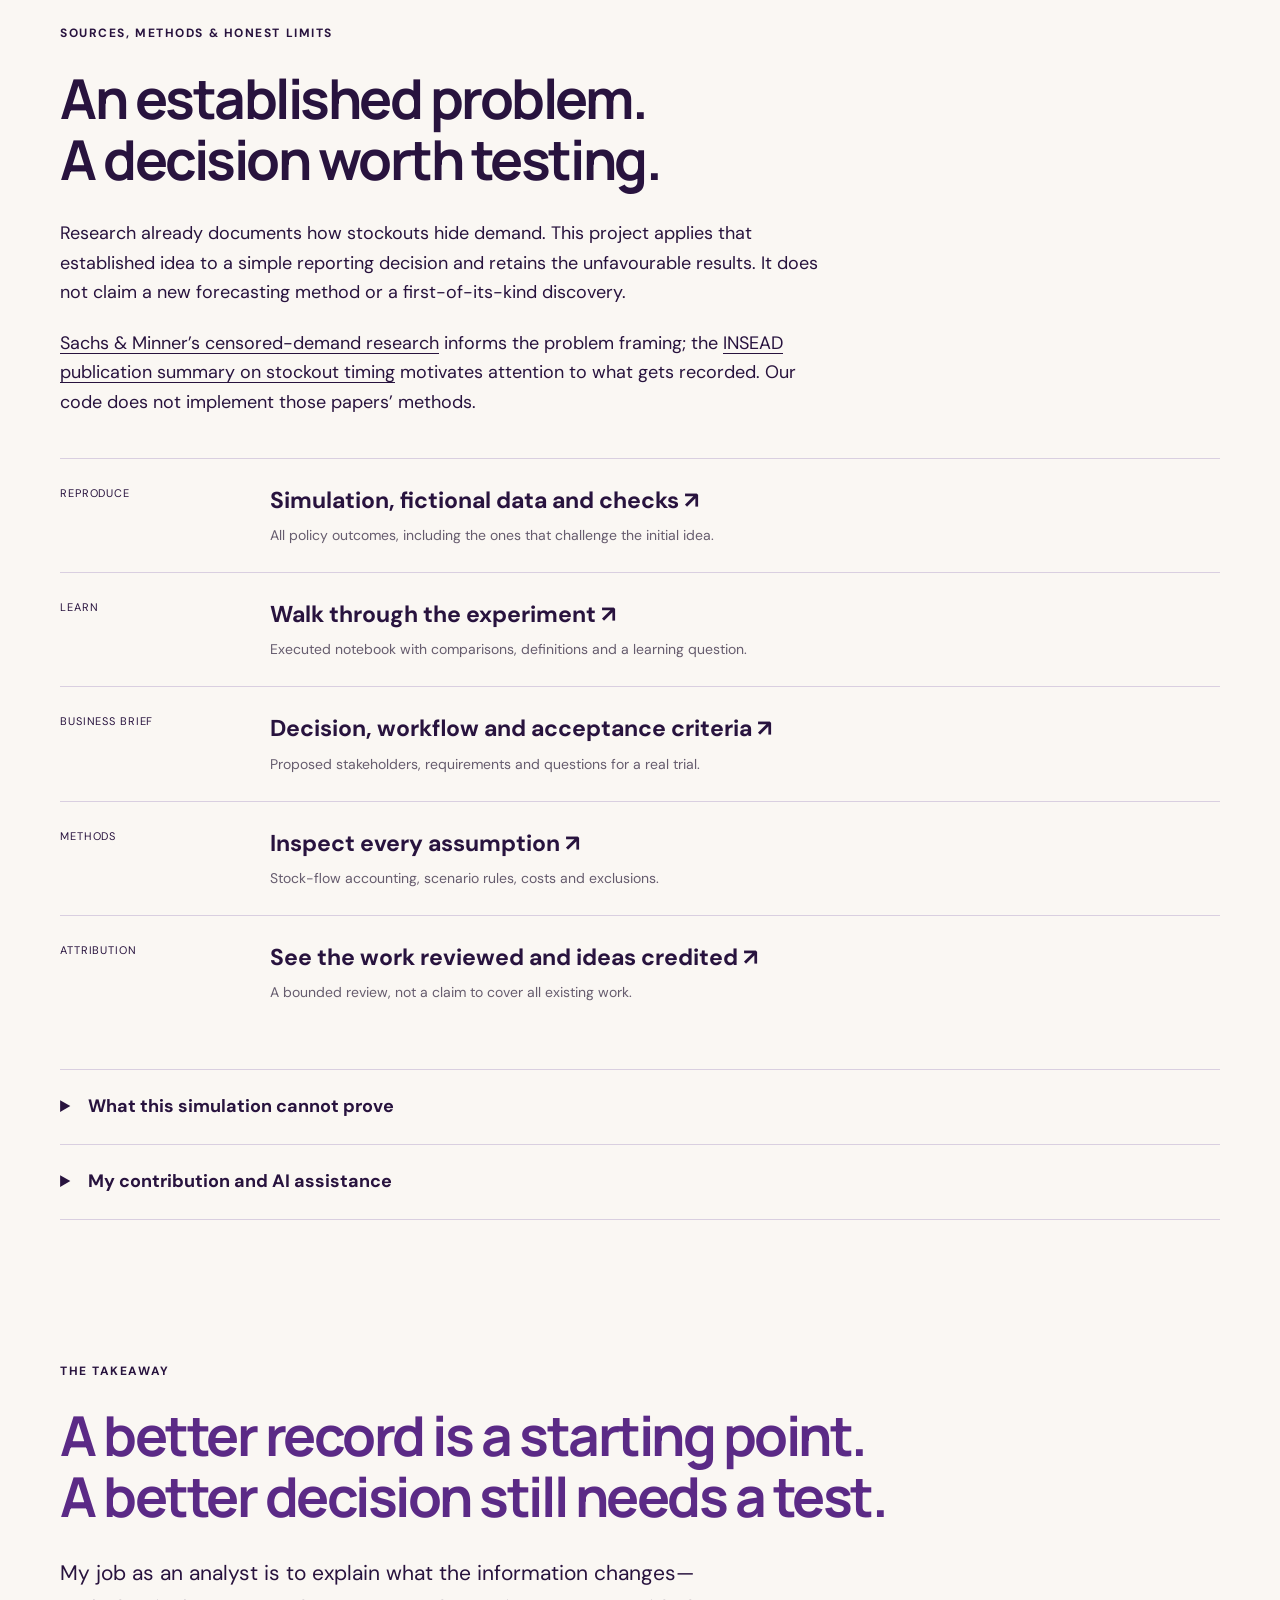
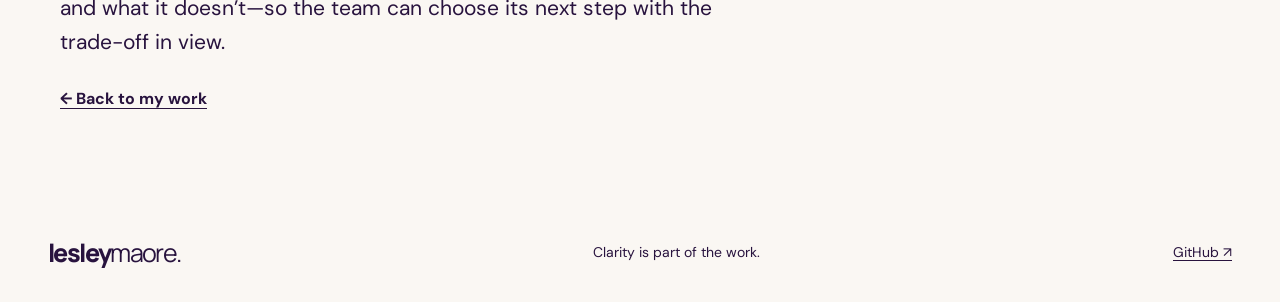
<file: projects/invisible-demand/index.html>
<!doctype html><html lang="en"><head><meta charset="utf-8"><meta name="viewport" content="width=device-width,initial-scale=1"><title>See the demand. Test the decision. | Lesley Maore</title><meta name="description" content="An experience-inspired, fictional inventory experiment: when does recording unmet demand help a buyer, and when does buying more create waste?"><meta name="theme-color" content="#28133e"><link rel="icon" href="../../assets/favicon.svg"><link rel="stylesheet" href="../../assets/style.css?v=2"><link rel="stylesheet" href="case.css"></head><body><a class="skip" href="#main">Skip to content</a><header class="site-header"><a class="wordmark" href="../../index.html" aria-label="Lesley Maore home">lesley<span>maore.</span></a><nav aria-label="Main navigation"><details class="work-menu"><summary>Work <span aria-hidden="true">⌄</span></summary><div class="work-options"><a href="../../projects/commercial-performance/"><strong>Commercial performance</strong><span>Growing sales. Shrinking margins.</span></a><a href="../../projects/delivery-performance/"><strong>Delivery reliability</strong><span>When delivery breaks the promise.</span></a><a href="../../projects/invisible-demand/" aria-current="page"><strong>Inventory decisions</strong><span>See the demand. Test the decision.</span></a><a href="../../projects/kenya-in-context/"><strong>Kenya, in context</strong><span>A vote. A budget. A bill.</span></a><a class="all-work" href="../../index.html#work">View all projects →</a></div></details><a href="../../index.html#about">About</a><a href="../../index.html#contact">Let’s talk <span aria-hidden="true">↗</span></a></nav></header><main id="main"><section class="case-hero wrap"><a class="back" href="../../index.html#work">← All projects</a><p class="eyebrow">MEAT DISTRIBUTION / INVENTORY &amp; BUSINESS ANALYSIS</p><h1>See the demand.<br><em>Test the decision.</em></h1><p class="dek">A customer asks for ten kilos. You can supply six. What happens to the four kilos your sales report never sees?</p><div class="case-meta"><span>Fictional data &amp; simulated outcomes</span><span>Inspired by professional experience</span><span>Python · Scenario analysis · Requirements</span></div></section>
<nav class="case-nav" aria-label="Case study"><a href="#question">The question</a><a href="#results">The experiment</a><a href="#decision">The decision</a><a href="#sources">Sources &amp; limits</a></nav>
<section id="question" class="wrap section prose"><p class="eyebrow">START HERE</p><h2>Selling less doesn’t always mean customers wanted less.</h2><p>Imagine a meat distributor deciding tomorrow’s purchases from yesterday’s sales. When stock runs out, sales stop recording what customers wanted. A request log could make that missing demand visible.</p><p>But meat has a limited selling window. Automatically buying more can turn missed sales into excess stock and waste. The useful question is:</p><blockquote>When does recording unmet demand help a buyer—and when does the buying rule need to change?</blockquote><p>This is a controlled simulation of a fictional distributor. It tests an idea; it does not report Unified Meat Packers’ stock, waste or purchasing performance.</p></section>
<section class="experience"><div class="wrap"><p class="eyebrow">THE EXPERIENCE BEHIND THE QUESTION</p><h2>From sales reporting<br>to a better question.</h2><p>My current CV lists <strong>Commercial Data Analyst &amp; Sales Manager at Unified Meat Packers, September 2019–January 2023</strong>. It reports that Excel tracking tools and sales forecasting models supported a <strong>35% increase in total revenue</strong>.</p><p>That experience inspired this case. The 35% is a CV-reported achievement, with no comparison period specified. It is not a finding from this simulation, and the fictional records were not designed to reproduce it.</p></div></section>
<section class="summary-band"><div class="wrap"><p class="eyebrow">THE ANSWER IN 30 SECONDS</p><h2>More visibility did not automatically make the buying rule better.</h2><p>Across 20 baseline runs, recording all unmet demand changed fulfilment from <strong>99.60% to 99.61%</strong>, while modelled contribution fell by about <strong>KES 5,994</strong> over the 180-day evaluation. With a smaller stock buffer, the average contribution change became slightly positive. The result depends on the policy and assumptions.</p><p class="disclosure">All figures are simulated. Contribution includes product margin, expiry losses and an assumed stock-holding charge; it is not net profit and excludes the cost of logging requests.</p></div></section>
<section class="wrap section"><p class="eyebrow">HOW THE EXPERIMENT WORKS</p><h2>Change the information.<br>Keep the comparison fair.</h2><div class="deliverables"><div><span class="number">01 / SALES ONLY</span><h3>Record what left the shelf.</h3><p>The buying rule learns from fulfilled kg. Unfilled requests do not enter its demand history.</p></div><div><span class="number">02 / PARTIAL LOGGING</span><h3>Record some missed demand.</h3><p>The rule sees fulfilled kg plus approximately half of unfilled kg. This is an illustrative capture level, not measured staff behaviour.</p></div><div><span class="number">03 / COMPLETE LOGGING</span><h3>Record every requested kilo.</h3><p>The rule sees fulfilled plus all unfilled kg. This idealised condition shows what fuller information can change.</p></div></div><p>Each policy receives the same customer demand and supplier-delay sequence within a run. All use a trailing 28-day average and the same buying rule. We test four fictional products across five operating scenarios and 20 random seeds.</p><details><summary>Explain the terms without the jargon</summary><dl><dt>Unmet demand</dt><dd>Requested quantity the distributor could not supply that day.</dd><dt>Fill rate</dt><dd>The percentage of requested kilos supplied. It does not count how many complete orders were delivered.</dd><dt>Stock buffer</dt><dd>Extra stock coverage in the buying target, beyond the planned wait for replenishment and next review.</dd><dt>Waste rate</dt><dd>Expired kilos divided by opening stock plus receipts during the evaluation.</dd><dt>Modelled contribution</dt><dd>Sales less the cost of sold goods, expired goods and an assumed daily stock-holding charge. Other operating costs are excluded.</dd></dl></details></section>
<section id="results" class="wrap findings"><article class="finding stack"><div class="finding-text"><p class="eyebrow">01 / THE BASELINE RESULT</p><h2>The extra buying had little demand left to satisfy.</h2><p>The baseline already fulfils more than 99% of requested kg. Adding the missed requests to this rule raises stock and expiry slightly, while adding very little fulfilment. More information is not the problem; automatically translating it into more buying is what we are testing.</p></div><div class="table-scroll"><table><caption>Mean of 20 fictional runs · 180 evaluation days per run · baseline stock buffer</caption><thead><tr><th scope="col">Information used</th><th scope="col">Fill rate</th><th scope="col">Waste rate</th><th scope="col">Average stock</th><th scope="col">Contribution (KES)</th></tr></thead><tbody><tr><th scope="row">Sales only</th><td>99.60%</td><td>1.52%</td><td>358.7 kg</td><td>3,315,962</td></tr><tr><th scope="row">Half of unmet kg logged</th><td>99.60%</td><td>1.54%</td><td>359.8 kg</td><td>3,313,003</td></tr><tr><th scope="row">All unmet kg logged</th><td>99.61%</td><td>1.57%</td><td>360.9 kg</td><td>3,309,968</td></tr></tbody></table></div><p class="quiet">Rates are averages across runs. Full logging beat sales-only contribution in 0 of 20 baseline runs. These runs explore assumptions; they are not observations of real businesses.</p></article>
<article class="finding stack"><div class="finding-text"><p class="eyebrow">02 / TEST THE BOUNDARY</p><h2>The same information can lead to a different result under a leaner policy.</h2><p>With one less buffer day, full logging increases mean fulfilment from <strong>97.81% to 98.00%</strong>. Its contribution is higher in <strong>13 of 20</strong> paired runs. The average increase is small and excludes staff time spent logging.</p><p>This does not establish a best policy. It shows why a real trial needs an agreed service requirement and a waste constraint before choosing how much stock to carry.</p></div><figure class="tradeoff"><figcaption><strong>What changes when all unmet demand is logged?</strong><br>Versus sales-only, using the same scenario and random seed</figcaption><div class="table-scroll"><table><thead><tr><th scope="col">Operating scenario</th><th scope="col">Fill-rate change</th><th scope="col">Mean contribution change (KES)</th><th scope="col">Contribution wins</th></tr></thead><tbody><tr><th scope="row">Baseline buffer</th><td>+0.01 pp</td><td>-5,994</td><td>0/20</td></tr><tr><th scope="row">One less buffer day</th><td>+0.20 pp</td><td>+1,301</td><td>13/20</td></tr><tr><th scope="row">One more buffer day</th><td>+0.00 pp</td><td>-4,551</td><td>1/20</td></tr><tr><th scope="row">Two fewer shelf-life days</th><td>+0.04 pp</td><td>-102,651</td><td>0/20</td></tr><tr><th scope="row">Less reliable supply</th><td>+0.12 pp</td><td>-11,791</td><td>0/20</td></tr></tbody></table></div><p class="quiet">pp = percentage points. A positive contribution difference favours full logging under this rule. No confidence interval or real-world financial benefit is implied.</p></figure></article>
<article class="finding stack"><div class="finding-text"><p class="eyebrow">03 / TRY THE COMPARISON</p><h2>Which trade-off would your stakeholder accept?</h2><p>Choose an operating scenario. Compare service, waste and stock together; a single “better” number cannot choose the policy for you.</p></div><div class="explorer"><label for="scenario">Operating scenario</label><select id="scenario"><option value="base">Baseline buffer</option><option value="lean_buffer">One less buffer day</option><option value="larger_buffer">One more buffer day</option><option value="shorter_life">Two fewer shelf-life days</option><option value="less_reliable_supply">Less reliable supply</option></select><div id="scenario-results" aria-live="polite"></div><p class="quiet">Precomputed simulation results, averaged across 20 runs. This control changes only this comparison. It does not issue purchase orders or recommend a food shelf life.</p></div></article></section>
<section id="decision" class="section decisions"><div class="wrap"><p class="eyebrow">THE BUSINESS DECISION</p><h2>Test the log.<br>Don’t automate the purchase yet.</h2><div class="action"><span>01</span><div><h3>Make missed requests visible.</h3><p>Propose a small request log alongside existing sales records. Record requested kg, fulfilled kg, the shortfall and its reason. Audit completion and staff time so the information has a measurable cost.</p></div></div><div class="action"><span>02</span><div><h3>Review shortages with stock age.</h3><p>A buyer needs both the demand gap and the remaining selling window. More stock is only one possible response; investigate supply reliability and the buying rule before changing quantities.</p></div></div><div class="action"><span>03</span><div><h3>Agree the guardrails before a trial.</h3><p>Sales, purchasing and finance should agree an acceptable fill rate, waste constraint and comparison period. Measure service and contribution after logging costs. No target or return on investment is established by these fictional results.</p></div></div></div></section>
<section class="wrap section"><p class="eyebrow">TURN THE QUESTION INTO REQUIREMENTS</p><h2>Capture the four kilos.<br>Keep the accounting honest.</h2><div class="requirements"><article><h3>One request, one record.</h3><p><strong>Acceptance:</strong> 10 kg requested and 6 kg supplied must reconcile to 4 kg unfilled. Duplicate entries are flagged.</p></article><article><h3>A request is not revenue.</h3><p><strong>Acceptance:</strong> logging an unfilled request leaves invoice totals unchanged. Unknown quantities remain unknown.</p></article><article><h3>A flag is not an order.</h3><p><strong>Acceptance:</strong> the log creates a buyer review item. Stock age and open purchase orders are visible before an approved purchase decision.</p></article></div><p class="quiet">Proposed requirements for a fictional solution, not a workflow deployed at Unified Meat Packers.</p></section>
<section id="sources" class="wrap section evidence"><p class="eyebrow">SOURCES, METHODS &amp; HONEST LIMITS</p><h2>An established problem.<br>A decision worth testing.</h2><p>Research already documents how stockouts hide demand. This project applies that established idea to a simple reporting decision and retains the unfavourable results. It does not claim a new forecasting method or a first-of-its-kind discovery.</p><p><a href="https://www.sciencedirect.com/science/article/pii/S092552731300203X">Sachs &amp; Minner’s censored-demand research</a> informs the problem framing; the <a href="https://www.insead.edu/faculty-research/publications/journal-articles/demand-estimation-and-ordering-under-censoring-stock">INSEAD publication summary on stockout timing</a> motivates attention to what gets recorded. Our code does not implement those papers’ methods.</p><div class="resource-links"><a href="https://github.com/lkmaore/lkmaore.github.io/tree/main/projects/invisible-demand"><span>REPRODUCE</span><strong>Simulation, fictional data and checks ↗</strong><small>All policy outcomes, including the ones that challenge the initial idea.</small></a><a href="notebook.html"><span>LEARN</span><strong>Walk through the experiment ↗</strong><small>Executed notebook with comparisons, definitions and a learning question.</small></a><a href="docs/business-brief.md"><span>BUSINESS BRIEF</span><strong>Decision, workflow and acceptance criteria ↗</strong><small>Proposed stakeholders, requirements and questions for a real trial.</small></a><a href="docs/methodology.md"><span>METHODS</span><strong>Inspect every assumption ↗</strong><small>Stock-flow accounting, scenario rules, costs and exclusions.</small></a><a href="docs/research-and-attribution.md"><span>ATTRIBUTION</span><strong>See the work reviewed and ideas credited ↗</strong><small>A bounded review, not a claim to cover all existing work.</small></a></div><details><summary>What this simulation cannot prove</summary><p>The records are generated, and the outcomes follow chosen assumptions. Shelf lives and prices are illustrative. The model excludes substitution, backlogs, supplier capacity limits, customer switching, logging errors and most operating costs. It cannot establish actual employer performance, food safety, savings or an optimal purchasing policy.</p><p>Full logging assumes unfulfilled requests can be observed. In practice, silent walkaways may never appear in the log. The model also counts remaining stock without forecasting its future expiry; an age-aware buying rule is a possible extension, not an implemented feature.</p></details><details><summary>My contribution and AI assistance</summary><p>I supplied the experience context and directed the business-analysis and storytelling goals. AI assisted the research, simulation, calculations, validation and implementation. This is a learning project; no actual stakeholder interviews, employer dataset or implemented operational improvement is claimed.</p></details></section><section class="wrap closing"><p class="eyebrow">THE TAKEAWAY</p><h2>A better record is a starting point.<br>A better decision still needs a test.</h2><p>My job as an analyst is to explain what the information changes—and what it doesn’t—so the team can choose its next step with the trade-off in view.</p><a class="text-link" href="../../index.html#work">← Back to my work</a></section></main><footer><a class="wordmark" href="../../index.html">lesley<span>maore.</span></a><p>Clarity is part of the work.</p><a href="https://github.com/lkmaore">GitHub ↗</a></footer><script src="../../assets/site.js?v=2" defer></script><script src="explore.js" defer></script></body></html>
</file>
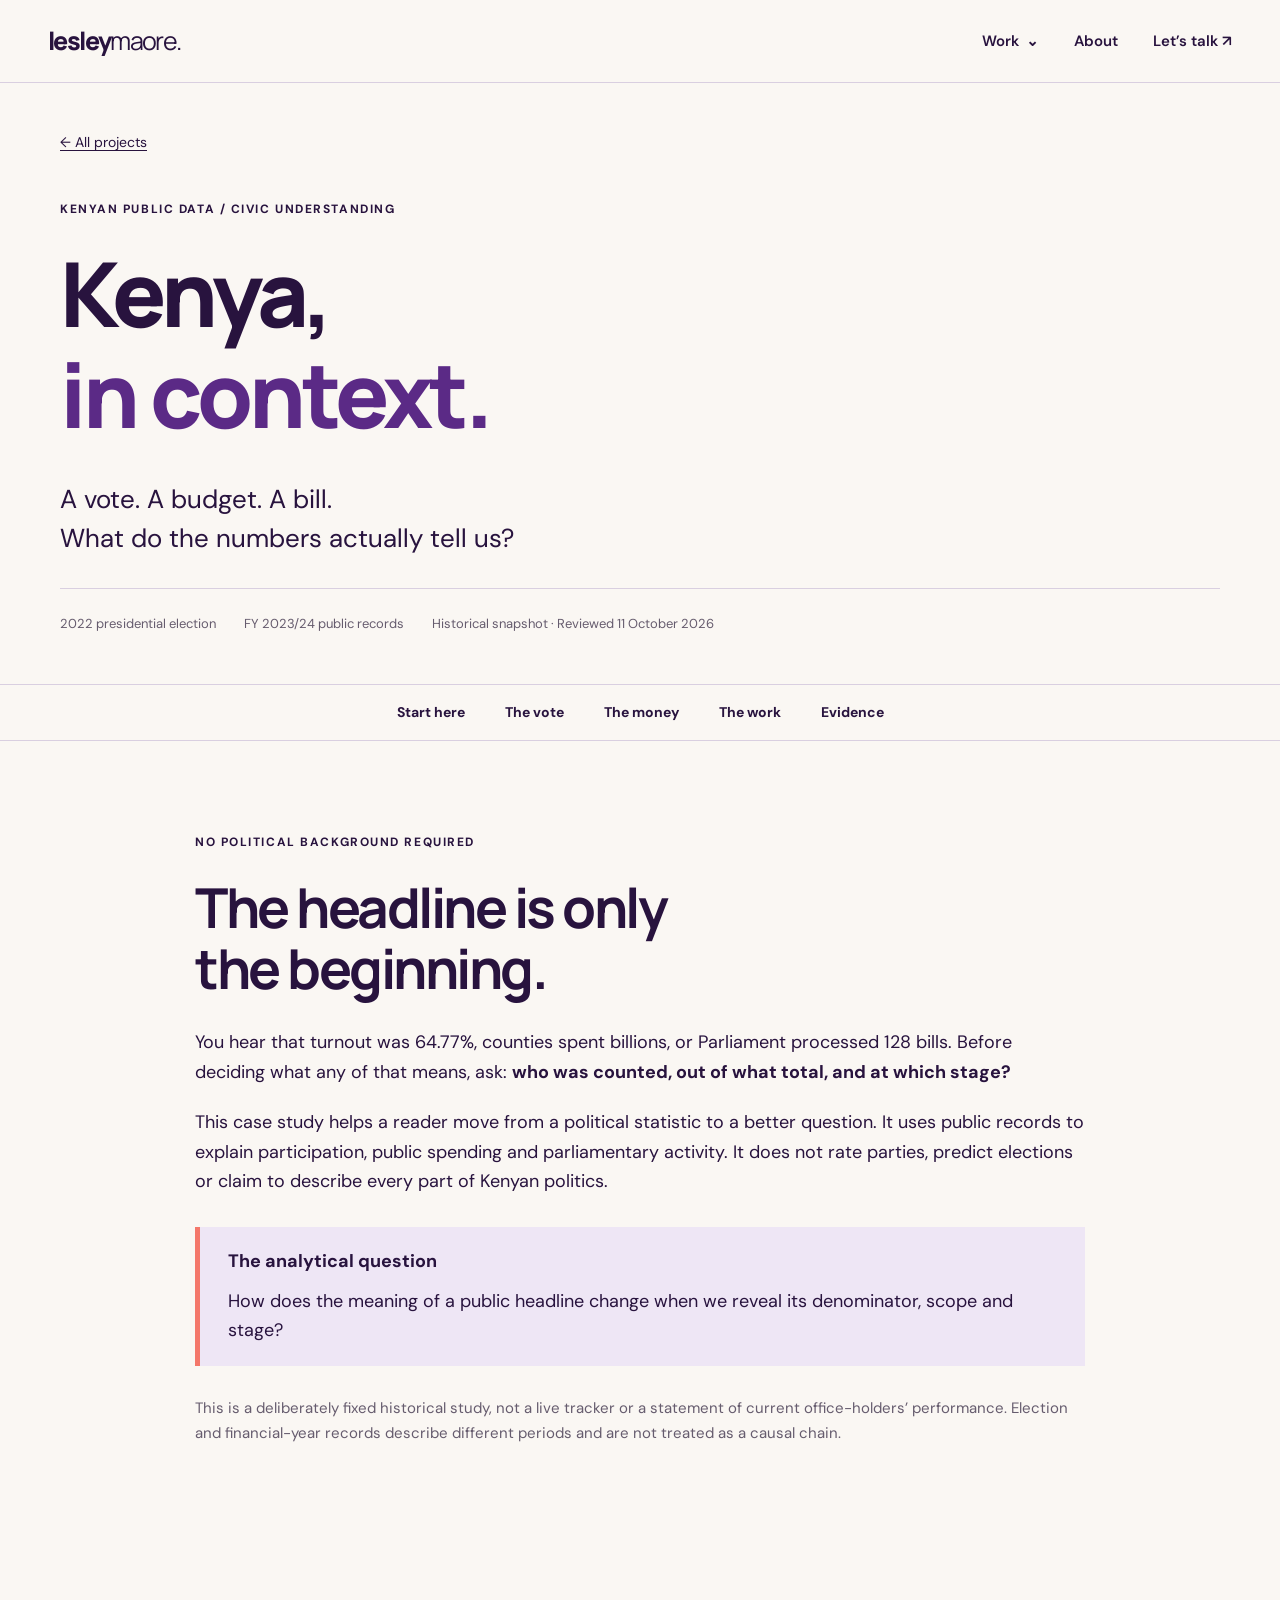
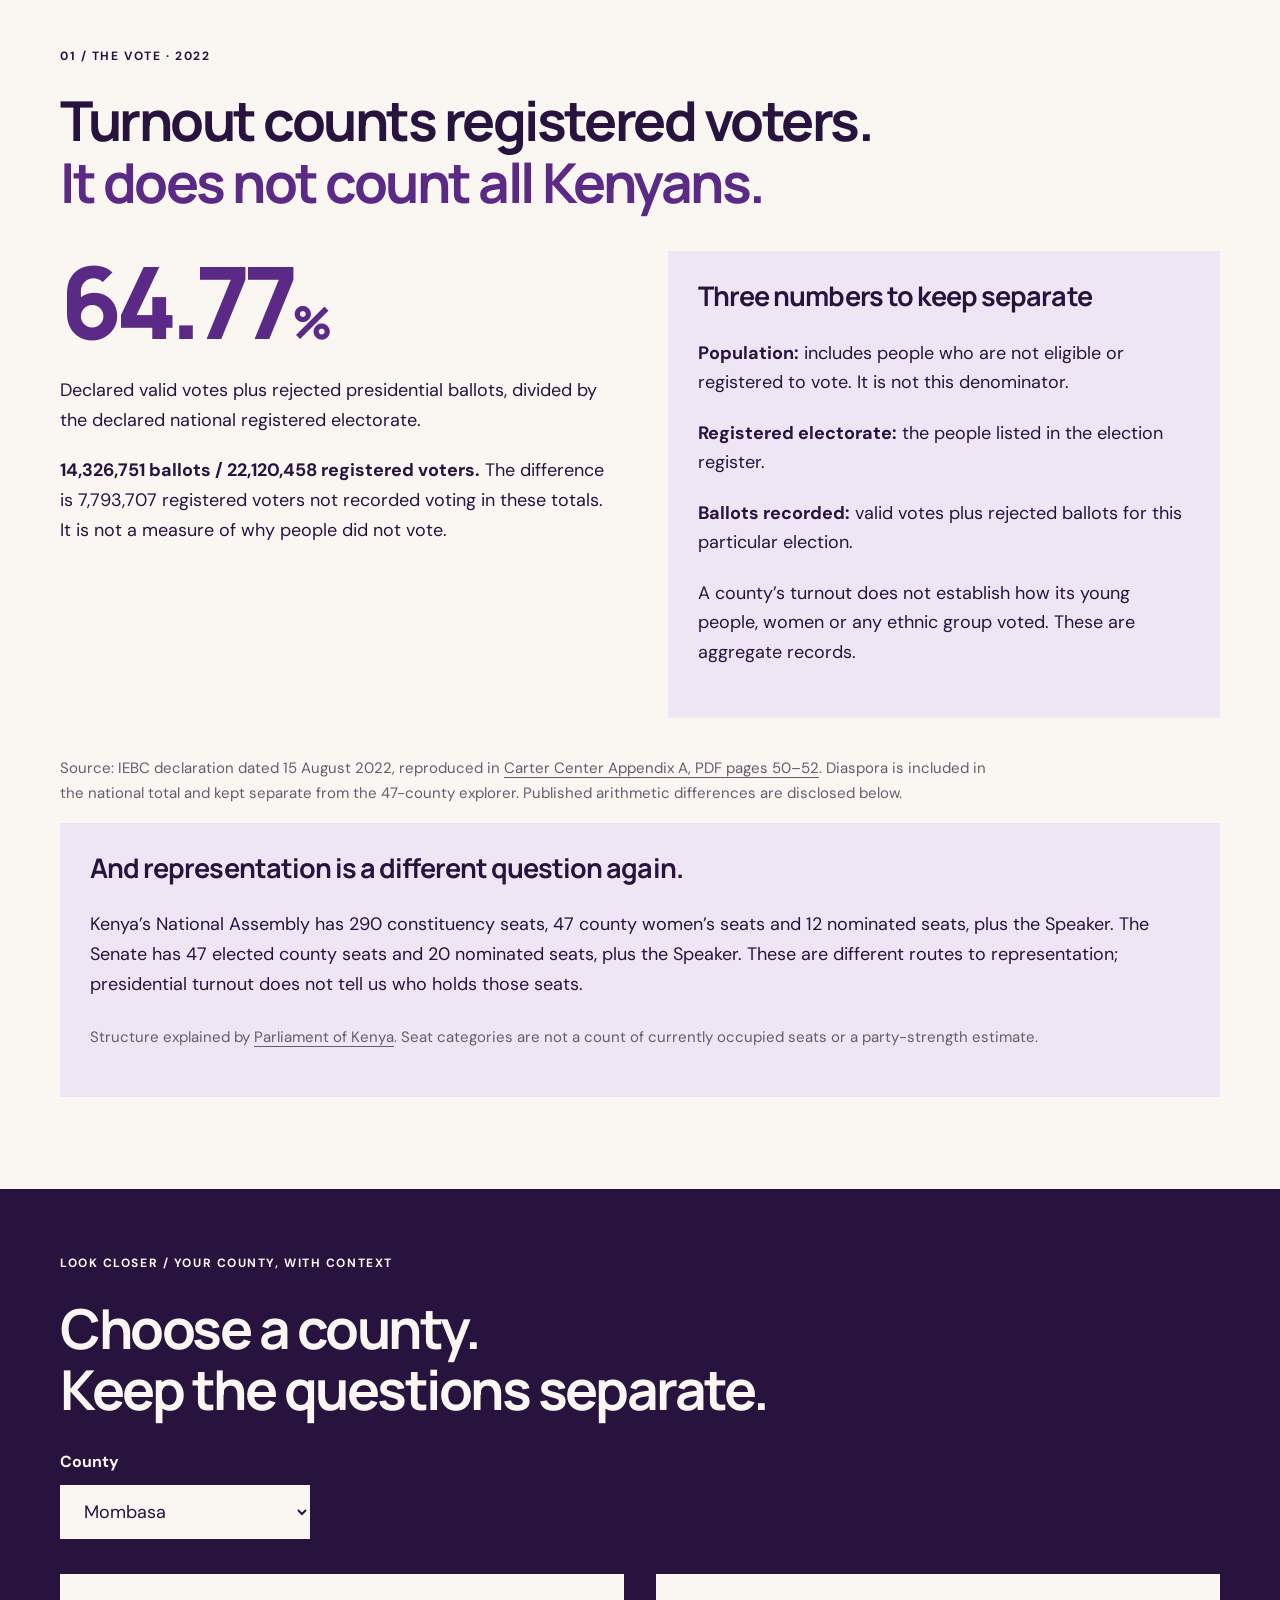
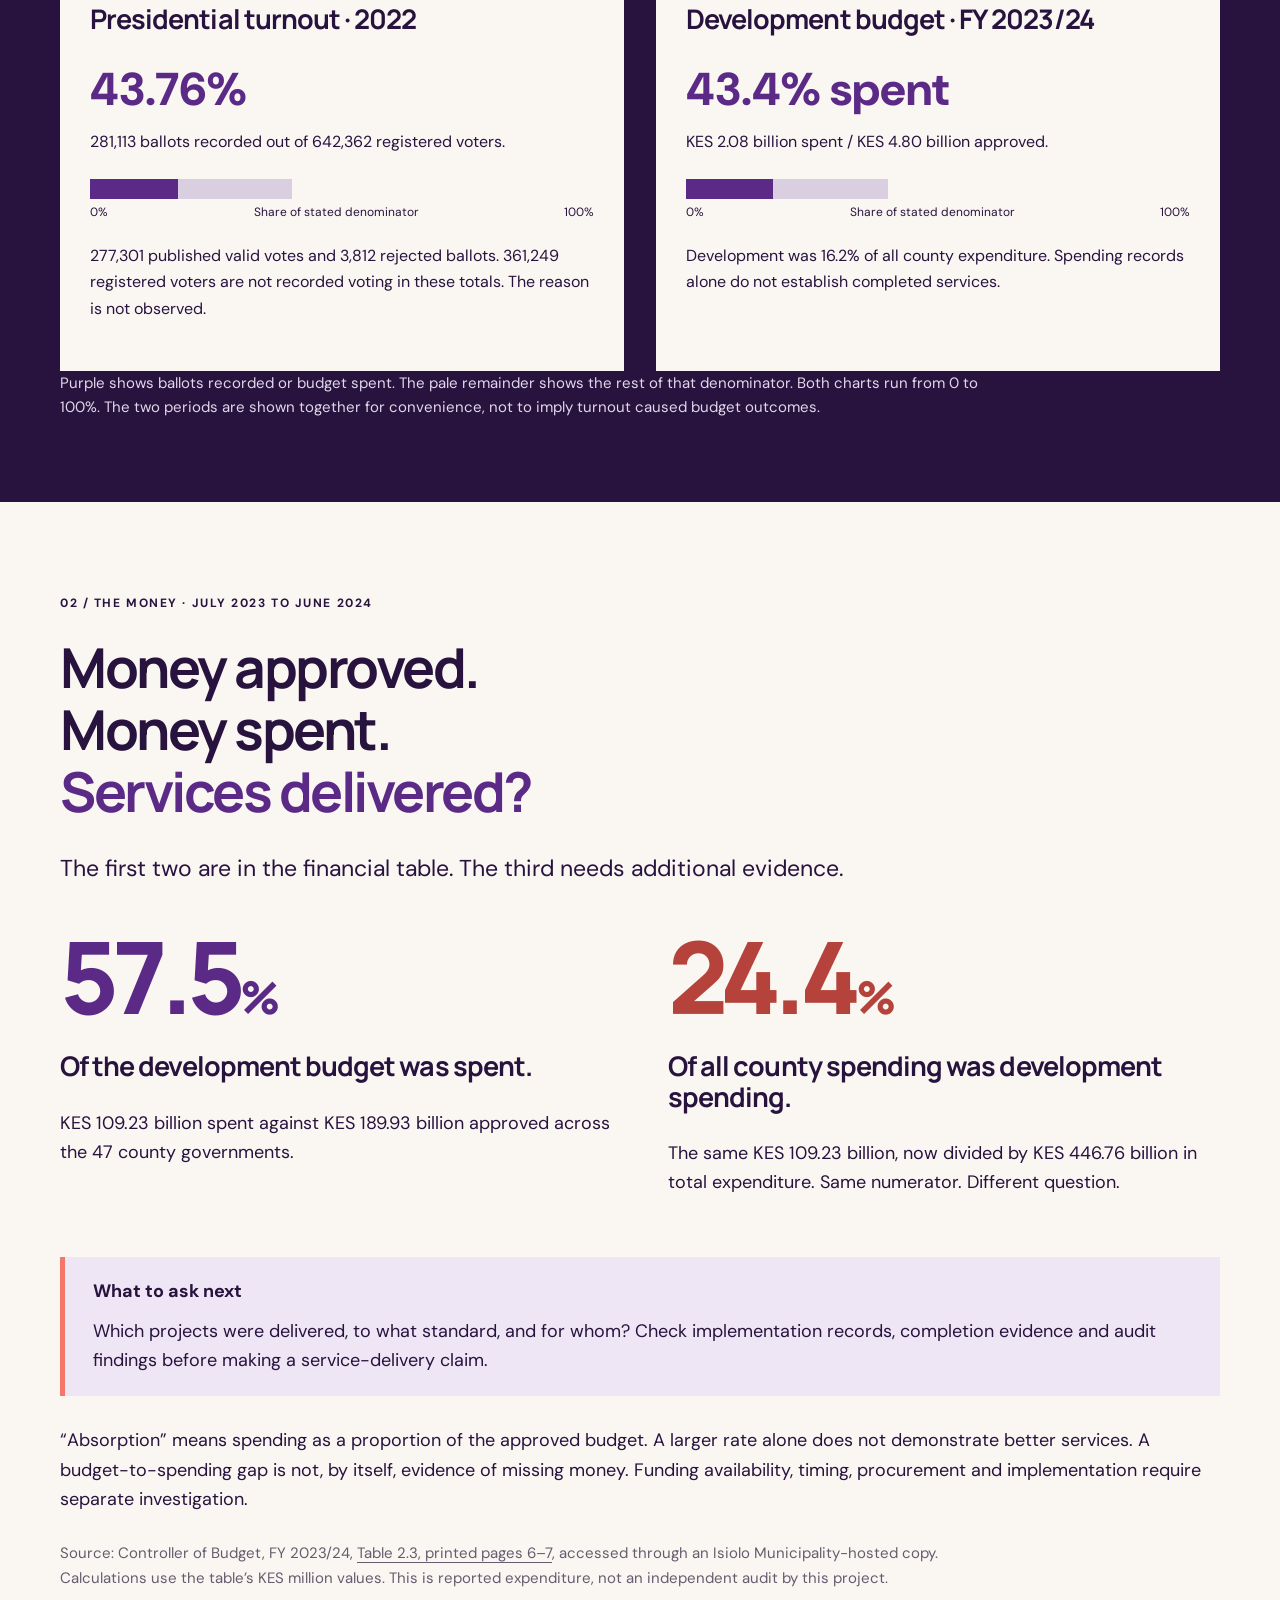
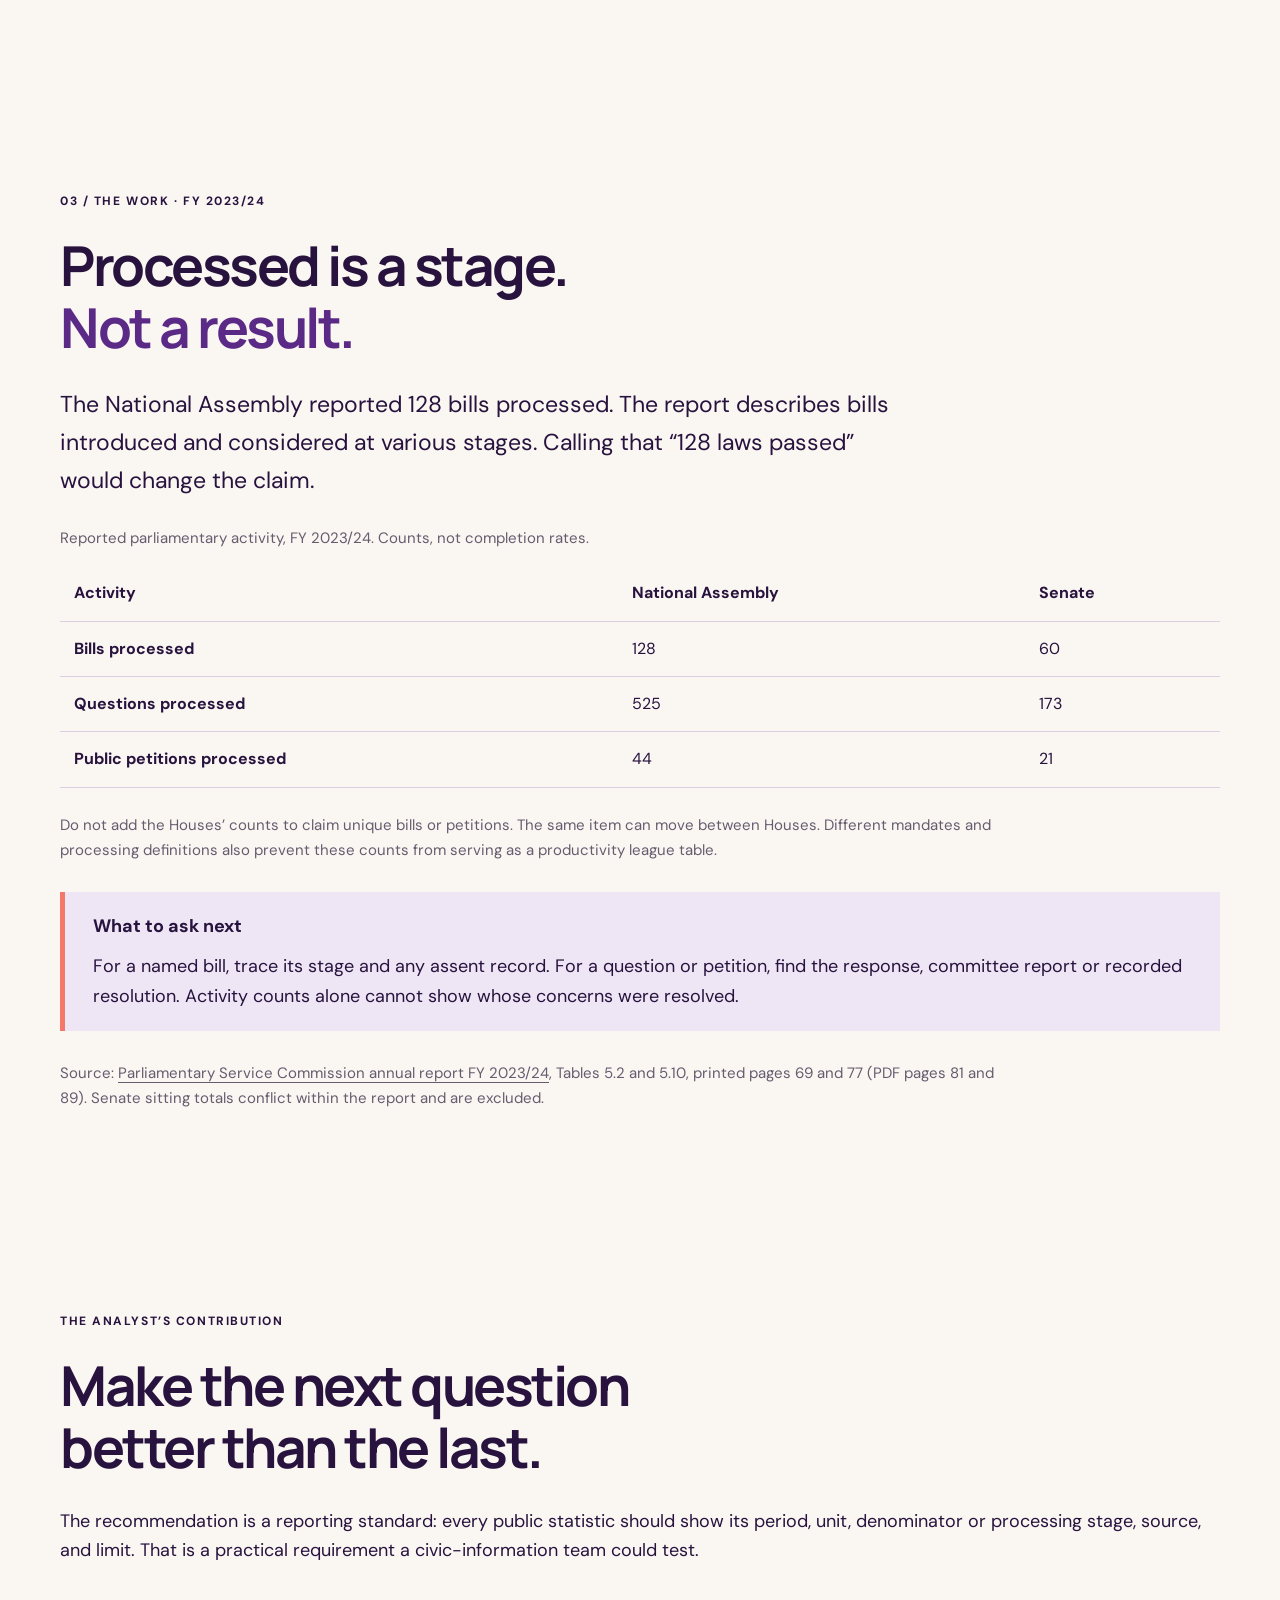
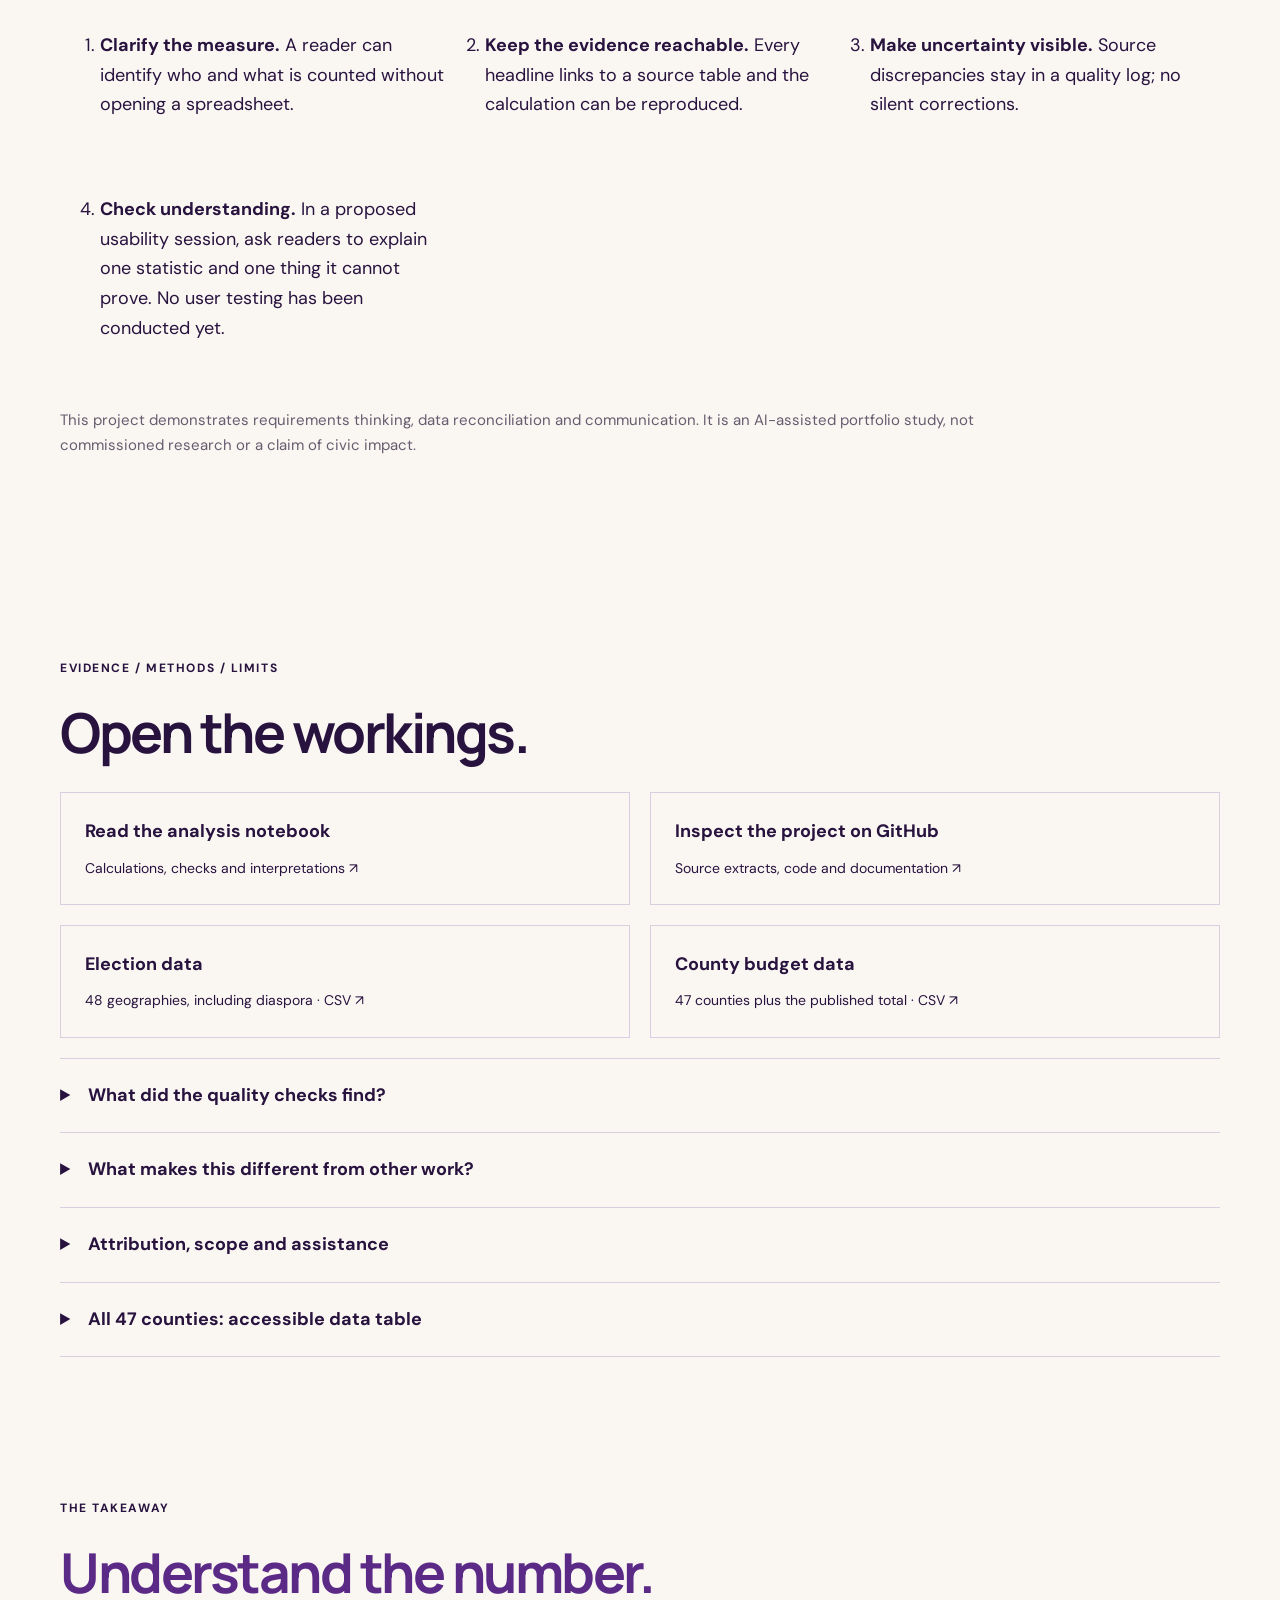
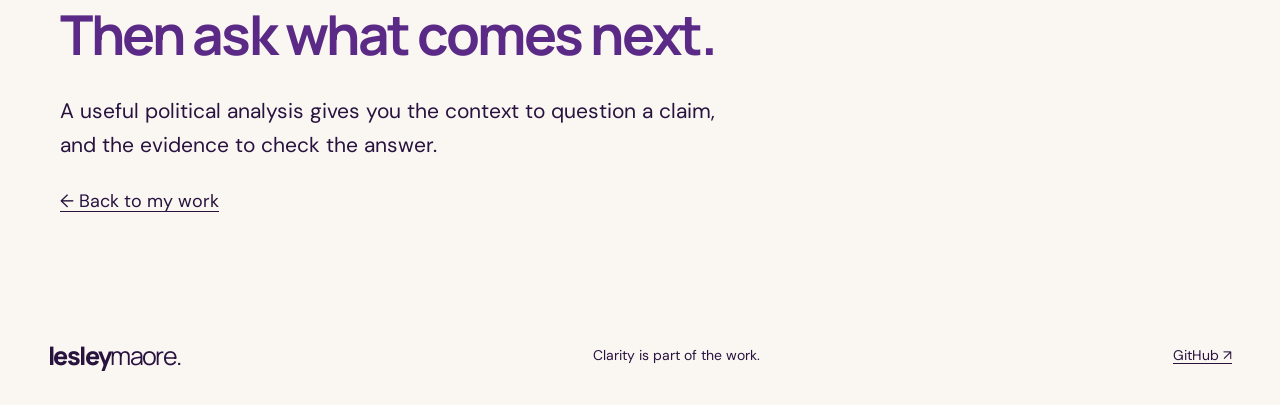
<file: projects/kenya-in-context/index.html>
<!doctype html><html lang="en"><head><meta charset="utf-8"><meta name="viewport" content="width=device-width,initial-scale=1"><title>Kenya, in context. | Lesley Maore</title><meta name="description" content="A public-data guide to reading Kenyan election, county budget and parliamentary numbers. Clear denominators, visible sources and honest limits."><link rel="canonical" href="https://lkmaore.github.io/projects/kenya-in-context/"><link rel="icon" href="../../assets/favicon.svg"><link rel="stylesheet" href="../../assets/style.css?v=2"><link rel="stylesheet" href="case.css"></head><body><a class="skip" href="#main">Skip to content</a><header class="site-header"><a class="wordmark" href="../../index.html" aria-label="Lesley Maore home">lesley<span>maore.</span></a><nav aria-label="Main navigation"><details class="work-menu"><summary>Work <span aria-hidden="true">⌄</span></summary><div class="work-options"><a href="../../projects/commercial-performance/"><strong>Commercial performance</strong><span>Growing sales. Shrinking margins.</span></a><a href="../../projects/delivery-performance/"><strong>Delivery reliability</strong><span>When delivery breaks the promise.</span></a><a href="../../projects/invisible-demand/"><strong>Inventory decisions</strong><span>See the demand. Test the decision.</span></a><a href="../../projects/kenya-in-context/" aria-current="page"><strong>Kenya, in context</strong><span>A vote. A budget. A bill.</span></a><a class="all-work" href="../../index.html#work">View all projects →</a></div></details><a href="../../index.html#about">About</a><a href="../../index.html#contact">Let’s talk <span aria-hidden="true">↗</span></a></nav></header><main id="main">
<section class="case-hero wrap"><a class="back" href="../../index.html#work">← All projects</a><p class="eyebrow">KENYAN PUBLIC DATA / CIVIC UNDERSTANDING</p><h1>Kenya,<br><em>in context.</em></h1><p class="dek">A vote. A budget. A bill.<br>What do the numbers actually tell us?</p><div class="case-meta"><span>2022 presidential election</span><span>FY 2023/24 public records</span><span>Historical snapshot · Reviewed 11 October 2026</span></div></section>
<nav class="case-nav" aria-label="Case study"><a href="#start">Start here</a><a href="#votes">The vote</a><a href="#money">The money</a><a href="#parliament">The work</a><a href="#sources">Evidence</a></nav>
<section id="start" class="wrap section prose"><p class="eyebrow">NO POLITICAL BACKGROUND REQUIRED</p><h2>The headline is only<br>the beginning.</h2><p>You hear that turnout was 64.77%, counties spent billions, or Parliament processed 128 bills. Before deciding what any of that means, ask: <strong>who was counted, out of what total, and at which stage?</strong></p><p>This case study helps a reader move from a political statistic to a better question. It uses public records to explain participation, public spending and parliamentary activity. It does not rate parties, predict elections or claim to describe every part of Kenyan politics.</p><div class="question"><strong>The analytical question</strong><p>How does the meaning of a public headline change when we reveal its denominator, scope and stage?</p></div><p class="small">This is a deliberately fixed historical study, not a live tracker or a statement of current office-holders’ performance. Election and financial-year records describe different periods and are not treated as a causal chain.</p></section>
<section id="votes" class="wrap section"><p class="eyebrow">01 / THE VOTE · 2022</p><h2>Turnout counts registered voters.<br><em>It does not count all Kenyans.</em></h2><div class="split"><div><p class="big-number">64.77<span>%</span></p><p>Declared valid votes plus rejected presidential ballots, divided by the declared national registered electorate.</p><p><strong>14,326,751 ballots / 22,120,458 registered voters.</strong> The difference is 7,793,707 registered voters not recorded voting in these totals. It is not a measure of why people did not vote.</p></div><div class="explain"><h3>Three numbers to keep separate</h3><p><strong>Population:</strong> includes people who are not eligible or registered to vote. It is not this denominator.</p><p><strong>Registered electorate:</strong> the people listed in the election register.</p><p><strong>Ballots recorded:</strong> valid votes plus rejected ballots for this particular election.</p><p>A county’s turnout does not establish how its young people, women or any ethnic group voted. These are aggregate records.</p></div></div><p class="source">Source: IEBC declaration dated 15 August 2022, reproduced in <a href="https://www.cartercenter.org/wp-content/uploads/2023/03/kenya-2022-elections-final-report.pdf#page=50">Carter Center Appendix A, PDF pages 50–52</a>. Diaspora is included in the national total and kept separate from the 47-county explorer. Published arithmetic differences are disclosed below.</p>
<div class="representation"><h3>And representation is a different question again.</h3><p>Kenya’s National Assembly has 290 constituency seats, 47 county women’s seats and 12 nominated seats, plus the Speaker. The Senate has 47 elected county seats and 20 nominated seats, plus the Speaker. These are different routes to representation; presidential turnout does not tell us who holds those seats.</p><p class="source">Structure explained by <a href="https://www.parliament.go.ke/the-senate/about-more-three">Parliament of Kenya</a>. Seat categories are not a count of currently occupied seats or a party-strength estimate.</p></div></section>
<section class="county-band"><div class="wrap"><p class="eyebrow">LOOK CLOSER / YOUR COUNTY, WITH CONTEXT</p><h2>Choose a county.<br>Keep the questions separate.</h2><label for="county">County</label><select id="county"></select><div id="county-results" aria-live="polite"></div><noscript><p>JavaScript is needed for the selector. All 47 county values are available in the table below.</p></noscript><p class="small">Purple shows ballots recorded or budget spent. The pale remainder shows the rest of that denominator. Both charts run from 0 to 100%. The two periods are shown together for convenience, not to imply turnout caused budget outcomes.</p></div></section>
<section id="money" class="wrap section"><p class="eyebrow">02 / THE MONEY · JULY 2023 TO JUNE 2024</p><h2>Money approved.<br>Money spent.<br><em>Services delivered?</em></h2><p class="lead">The first two are in the financial table. The third needs additional evidence.</p><div class="split"><div><p class="big-number">57.5<span>%</span></p><h3>Of the development budget was spent.</h3><p>KES 109.23 billion spent against KES 189.93 billion approved across the 47 county governments.</p></div><div><p class="big-number coral-text">24.4<span>%</span></p><h3>Of all county spending was development spending.</h3><p>The same KES 109.23 billion, now divided by KES 446.76 billion in total expenditure. Same numerator. Different question.</p></div></div><div class="question"><strong>What to ask next</strong><p>Which projects were delivered, to what standard, and for whom? Check implementation records, completion evidence and audit findings before making a service-delivery claim.</p></div><p>“Absorption” means spending as a proportion of the approved budget. A larger rate alone does not demonstrate better services. A budget-to-spending gap is not, by itself, evidence of missing money. Funding availability, timing, procurement and implementation require separate investigation.</p><p class="source">Source: Controller of Budget, FY 2023/24, <a href="https://isiolomunicipality.go.ke/wp-content/uploads/2024/12/County-report-September-2024.pdf#page=28">Table 2.3, printed pages 6–7</a>, accessed through an Isiolo Municipality-hosted copy. Calculations use the table’s KES million values. This is reported expenditure, not an independent audit by this project.</p></section>
<section id="parliament" class="wrap section"><p class="eyebrow">03 / THE WORK · FY 2023/24</p><h2>Processed is a stage.<br><em>Not a result.</em></h2><p class="lead">The National Assembly reported 128 bills processed. The report describes bills introduced and considered at various stages. Calling that “128 laws passed” would change the claim.</p><div class="table-scroll"><table><caption>Reported parliamentary activity, FY 2023/24. Counts, not completion rates.</caption><thead><tr><th>Activity</th><th>National Assembly</th><th>Senate</th></tr></thead><tbody><tr><th>Bills processed</th><td>128</td><td>60</td></tr><tr><th>Questions processed</th><td>525</td><td>173</td></tr><tr><th>Public petitions processed</th><td>44</td><td>21</td></tr></tbody></table></div><p class="small">Do not add the Houses’ counts to claim unique bills or petitions. The same item can move between Houses. Different mandates and processing definitions also prevent these counts from serving as a productivity league table.</p><div class="question"><strong>What to ask next</strong><p>For a named bill, trace its stage and any assent record. For a question or petition, find the response, committee report or recorded resolution. Activity counts alone cannot show whose concerns were resolved.</p></div><p class="source">Source: <a href="https://www.parliament.go.ke/sites/default/files/2026-04/PSC%20ANNUAL%20REPORT%202023-2024-final.pdf#page=81">Parliamentary Service Commission annual report FY 2023/24</a>, Tables 5.2 and 5.10, printed pages 69 and 77 (PDF pages 81 and 89). Senate sitting totals conflict within the report and are excluded.</p></section>
<section class="wrap section"><p class="eyebrow">THE ANALYST’S CONTRIBUTION</p><h2>Make the next question<br>better than the last.</h2><p>The recommendation is a reporting standard: every public statistic should show its period, unit, denominator or processing stage, source, and limit. That is a practical requirement a civic-information team could test.</p><ol class="requirements"><li><strong>Clarify the measure.</strong> A reader can identify who and what is counted without opening a spreadsheet.</li><li><strong>Keep the evidence reachable.</strong> Every headline links to a source table and the calculation can be reproduced.</li><li><strong>Make uncertainty visible.</strong> Source discrepancies stay in a quality log; no silent corrections.</li><li><strong>Check understanding.</strong> In a proposed usability session, ask readers to explain one statistic and one thing it cannot prove. No user testing has been conducted yet.</li></ol><p class="small">This project demonstrates requirements thinking, data reconciliation and communication. It is an AI-assisted portfolio study, not commissioned research or a claim of civic impact.</p></section>
<section id="sources" class="wrap section"><p class="eyebrow">EVIDENCE / METHODS / LIMITS</p><h2>Open the workings.</h2><div class="resources"><a href="notebook.html"><strong>Read the analysis notebook</strong><span>Calculations, checks and interpretations ↗</span></a><a href="https://github.com/lkmaore/lkmaore.github.io/tree/main/projects/kenya-in-context"><strong>Inspect the project on GitHub</strong><span>Source extracts, code and documentation ↗</span></a><a href="data/elections-2022.csv"><strong>Election data</strong><span>48 geographies, including diaspora · CSV ↗</span></a><a href="data/county-budgets-2023-24.csv"><strong>County budget data</strong><span>47 counties plus the published total · CSV ↗</span></a></div>
<details><summary>What did the quality checks find?</summary><p>The reproduced election declaration’s geographic registered-voter rows sum to 22,119,458, while its national row states 22,120,458, a difference of 1,000. National turnout uses the stated national row; county charts use their own stated rows. We do not silently allocate the difference to a county.</p><p>In Kilifi and West Pokot, published valid-vote totals exceed the sum of the four candidate columns by 10 and 100 respectively. The explorer preserves published valid totals, flags the affected counties and does not use this discrepancy to infer intent, fraud or electoral impact.</p><p>The budget narrative reports overall absorption as 79.5%, while Table 2.3 gives 79.4%. Recalculation from that table rounds to 79.4%. Budget entries also contain ordinary rounding differences. The Senate sitting narrative implies 124 sittings while its table gives 120, so sittings are not used.</p></details>
<details><summary>What makes this different from other work?</summary><p>This is not a claim to have invented political dashboards. The reviewed work includes <a href="https://elog.or.ke/elections-results-home/">ELOG’s election comparisons</a>, <a href="https://internationalbudget.org/publications/kenyas-county-budget-transparency-survey-2023/">IBP Kenya’s budget transparency survey</a> and <a href="https://github.com/samy-migwi/kenya_2022_voters_dashboard_app">Samy Migwi’s voter dashboard repository</a>. Their questions include election patterns, document transparency and geographic vote contribution.</p><p>This case’s contribution is the connected reading exercise: follow a headline through its denominator, administrative stage and evidence limits. That is a different emphasis in the small sample reviewed, not proof of global uniqueness.</p></details>
<details><summary>Attribution, scope and assistance</summary><p>Election CSV totals are credited to <a href="https://github.com/Paul-Oti/kenya_election_data">Paul-Oti’s Kenya Election Data</a>, pinned to the commit in <a href="data/sources.json">the source manifest</a>. Its <a href="data/Paul-Oti-LICENSE.txt">MIT licence</a> is retained. Registered counts were transcribed from the IEBC declaration reproduced by the Carter Center, rather than mixed with the pre-election county register.</p><p>Budget figures were extracted from Controller of Budget Table 2.3. Parliamentary figures were transcribed from the PSC report. Original PDFs are linked, not republished. Source files were retrieved on 11 October 2026. The study deliberately uses historical periods and makes no claim to use the latest available data.</p><p>Lesley chose the civic-understanding objective and accessible storytelling direction. AI assisted source discovery, extraction, calculations, checks, writing and implementation. No employer data, private voter records, stakeholder interviews or independent audit is claimed.</p></details>
<details><summary>All 47 counties: accessible data table</summary><p>Presidential turnout uses valid plus rejected ballots divided by the county’s declared registered voters. Development absorption uses spending divided by approved development budget. Different periods; no causal comparison.</p><div class="table-scroll"><table><thead><tr><th>County</th><th>2022 presidential turnout</th><th>FY 2023/24 development absorption</th></tr></thead><tbody><tr><th scope="row">Mombasa</th><td>43.76%</td><td>43.4%</td></tr><tr><th scope="row">Kwale</th><td>54.94%</td><td>48.3%</td></tr><tr><th scope="row">Kilifi</th><td>49.03%</td><td>55.8%</td></tr><tr><th scope="row">Tana River</th><td>67.02%</td><td>57.8%</td></tr><tr><th scope="row">Lamu</th><td>62.55%</td><td>52.2%</td></tr><tr><th scope="row">Taita Taveta</th><td>61.77%</td><td>46.9%</td></tr><tr><th scope="row">Garissa</th><td>54.86%</td><td>44.8%</td></tr><tr><th scope="row">Wajir</th><td>64.69%</td><td>83.4%</td></tr><tr><th scope="row">Mandera</th><td>62.85%</td><td>82.6%</td></tr><tr><th scope="row">Marsabit</th><td>69.12%</td><td>68.3%</td></tr><tr><th scope="row">Isiolo</th><td>66.47%</td><td>55.5%</td></tr><tr><th scope="row">Meru</th><td>66.18%</td><td>79.3%</td></tr><tr><th scope="row">Tharaka-Nithi</th><td>70.08%</td><td>54.5%</td></tr><tr><th scope="row">Embu</th><td>66.61%</td><td>60.3%</td></tr><tr><th scope="row">Kitui</th><td>62.38%</td><td>71.3%</td></tr><tr><th scope="row">Machakos</th><td>60.20%</td><td>58.6%</td></tr><tr><th scope="row">Makueni</th><td>61.05%</td><td>62.2%</td></tr><tr><th scope="row">Nyandarua</th><td>67.06%</td><td>45.9%</td></tr><tr><th scope="row">Nyeri</th><td>68.29%</td><td>72.4%</td></tr><tr><th scope="row">Kirinyaga</th><td>69.85%</td><td>53.5%</td></tr><tr><th scope="row">Murang&#x27;a</th><td>68.10%</td><td>65.6%</td></tr><tr><th scope="row">Kiambu</th><td>65.15%</td><td>49.5%</td></tr><tr><th scope="row">Turkana</th><td>60.63%</td><td>63.1%</td></tr><tr><th scope="row">West Pokot</th><td>79.51%</td><td>67.3%</td></tr><tr><th scope="row">Samburu</th><td>70.65%</td><td>60.8%</td></tr><tr><th scope="row">Trans Nzoia</th><td>63.37%</td><td>59.8%</td></tr><tr><th scope="row">Uasin Gishu</th><td>69.51%</td><td>48.9%</td></tr><tr><th scope="row">Elgeyo-Marakwet</th><td>77.96%</td><td>49.3%</td></tr><tr><th scope="row">Nandi</th><td>76.05%</td><td>49.8%</td></tr><tr><th scope="row">Baringo</th><td>77.59%</td><td>64.4%</td></tr><tr><th scope="row">Laikipia</th><td>64.73%</td><td>48.7%</td></tr><tr><th scope="row">Nakuru</th><td>65.53%</td><td>46.0%</td></tr><tr><th scope="row">Narok</th><td>77.73%</td><td>90.3%</td></tr><tr><th scope="row">Kajiado</th><td>66.96%</td><td>57.5%</td></tr><tr><th scope="row">Kericho</th><td>78.56%</td><td>61.7%</td></tr><tr><th scope="row">Bomet</th><td>79.88%</td><td>76.2%</td></tr><tr><th scope="row">Kakamega</th><td>60.29%</td><td>57.3%</td></tr><tr><th scope="row">Vihiga</th><td>60.13%</td><td>50.9%</td></tr><tr><th scope="row">Bungoma</th><td>63.51%</td><td>58.9%</td></tr><tr><th scope="row">Busia</th><td>67.08%</td><td>59.6%</td></tr><tr><th scope="row">Siaya</th><td>70.89%</td><td>64.6%</td></tr><tr><th scope="row">Kisumu</th><td>71.37%</td><td>37.0%</td></tr><tr><th scope="row">Homa Bay</th><td>73.70%</td><td>86.3%</td></tr><tr><th scope="row">Migori</th><td>74.49%</td><td>47.3%</td></tr><tr><th scope="row">Kisii</th><td>63.92%</td><td>29.2%</td></tr><tr><th scope="row">Nyamira</th><td>65.16%</td><td>61.2%</td></tr><tr><th scope="row">Nairobi City</th><td>55.98%</td><td>38.7%</td></tr></tbody></table></div></details></section>
<section class="wrap closing"><p class="eyebrow">THE TAKEAWAY</p><h2>Understand the number.<br><em>Then ask what comes next.</em></h2><p>A useful political analysis gives you the context to question a claim, and the evidence to check the answer.</p><a href="../../index.html#work">← Back to my work</a></section></main><footer><a class="wordmark" href="../../index.html">lesley<span>maore.</span></a><p>Clarity is part of the work.</p><a href="https://github.com/lkmaore">GitHub ↗</a></footer><script src="../../assets/site.js?v=2" defer></script><script src="explore.js" defer></script></body></html>
</file>
<file: assets/style.css>
@import url('https://fonts.googleapis.com/css2?family=DM+Sans:wght@400;500;600;700&family=Manrope:wght@400;500;600;700;800&display=swap');
:root{--ink:#28133e;--purple:#5b2a86;--coral:#f4776a;--paper:#faf7f3;--lav:#eee6f5;--muted:#665c6e;--line:#d9cfe0}*{box-sizing:border-box}html{scroll-behavior:smooth;scroll-padding-top:88px}body{margin:0;background:var(--paper);color:var(--ink);font-family:'DM Sans',Arial,sans-serif;font-size:18px;line-height:1.65}a{color:inherit;text-underline-offset:.24em}a:hover{text-decoration-thickness:2px}a:focus-visible,summary:focus-visible,button:focus-visible{outline:3px solid var(--purple);outline-offset:6px}h1,h2,h3,.wordmark{font-family:Manrope,Arial,sans-serif;line-height:1.12;letter-spacing:-.045em}h1,h2,h3,p,figure{margin-top:0}h1{font-size:clamp(58px,7.9vw,112px);font-weight:800;margin-bottom:36px}h2{font-size:clamp(34px,4.3vw,60px);font-weight:700;margin-bottom:28px}h3{font-size:27px;letter-spacing:-.035em}em{color:var(--purple);font-style:normal}p{margin-bottom:1.15em}strong{font-weight:700}.wrap{width:min(1160px,calc(100% - 96px));margin-inline:auto}.site-header{padding:27px 48px;display:flex;align-items:center;justify-content:space-between;max-width:1440px;margin:auto;border-bottom:1px solid var(--line)}.wordmark{text-decoration:none;font-size:25px;font-weight:800;letter-spacing:-.065em}.wordmark span{font-weight:400}.site-header nav{display:flex;gap:35px;font-size:15px;font-weight:600}.site-header nav a{text-decoration:none}.site-header nav a:hover{color:var(--purple)}.skip{position:absolute;left:15px;top:-100px;background:white;z-index:20;padding:12px}.skip:focus{top:10px}.eyebrow{font-size:12px;font-weight:700;letter-spacing:.13em;line-height:1.6;margin-bottom:24px}.hero{padding-block:70px 45px;position:relative}.hero h1{max-width:950px}.hero-bottom{display:flex;align-items:center;gap:65px}.hero-bottom p{max-width:580px;font-size:21px;line-height:1.55;margin:0}.button{display:inline-flex;align-items:center;justify-content:space-between;gap:24px;background:var(--ink);color:white;padding:17px 23px;font-size:15px;text-decoration:none;font-weight:600;min-height:54px}.button:hover{background:var(--purple)}.hero-note{display:flex;align-items:center;justify-content:space-between;border-top:1px solid var(--line);margin-top:54px;padding-top:25px;font-size:10px;letter-spacing:.1em;font-weight:700}.asterisk{font-size:75px;color:var(--coral);line-height:1}.manifesto{background:var(--ink);color:var(--paper);padding-block:76px}.manifesto .wrap{display:grid;grid-template-columns:1fr 1.4fr;column-gap:80px}.manifesto .eyebrow{grid-column:1/-1;color:#d4c2e4}.manifesto h2{font-size:45px;margin:0}.manifesto p:last-child{font-size:23px;line-height:1.5;margin:0;color:#e4d8eb}.section{padding-block:92px}.section-head{margin-bottom:45px}.featured{display:grid;grid-template-columns:1.1fr 1fr;gap:65px;align-items:center}.feature-copy h3{font-size:48px;margin-bottom:25px}.feature-copy h3 a{text-decoration:none}.feature-copy>p:not(.eyebrow){max-width:500px}.quiet{font-size:15px;color:var(--muted)}.text-link{font-weight:700;font-size:16px}.feature-chart{background:var(--lav);padding:36px 38px}.feature-chart>p:not(.eyebrow){font-size:19px;margin:32px 0 16px}.feature-chart small,figcaption{font-size:13px;line-height:1.6;color:var(--muted)}.mini-row{display:grid;grid-template-columns:1fr auto;gap:8px;margin:25px 0}.mini-row strong{font-size:31px;line-height:1}.mini-row span{font-size:15px}.track{height:13px;background:#d9cee3;grid-column:1/-1;margin:13px 0 0;overflow:hidden}.track i{height:100%;display:block;background:var(--purple)}.coral .track i{background:var(--coral)}.about{display:grid;grid-template-columns:1fr 1.4fr;gap:80px;border-top:1px solid var(--line)}.large{font-size:25px;line-height:1.5}.contact{padding-block:80px;background:var(--purple);color:white}.contact p:not(.eyebrow){max-width:590px;font-size:22px}.light{background:var(--paper);color:var(--ink)}.light:hover{background:var(--lav)}footer{display:flex;justify-content:space-between;gap:25px;align-items:center;padding:35px 48px;font-size:14px}footer p{margin:0}.case-hero{padding-block:44px 50px}.back{font-size:14px;display:inline-block;margin-bottom:46px}.case-hero h1{font-size:clamp(52px,7vw,96px)}.dek{font-size:26px;max-width:760px;line-height:1.5}.case-meta{display:flex;flex-wrap:wrap;gap:12px 28px;font-size:13px;color:var(--muted);border-top:1px solid var(--line);padding-top:24px}.case-nav{position:sticky;top:0;z-index:5;display:flex;justify-content:center;gap:40px;background:var(--paper);border-block:1px solid var(--line);padding:16px;font-size:14px}.case-nav a{text-decoration:none;font-weight:700}.prose{max-width:890px}blockquote{border-left:4px solid var(--coral);margin:36px 0;padding:12px 0 12px 28px;font-size:28px;font-weight:600;line-height:1.5}blockquote cite{display:block;font-size:13px;color:var(--muted);font-style:normal;font-weight:400;margin-top:16px}.summary-band{background:var(--ink);color:var(--paper);padding:65px 0}.summary-band .wrap{max-width:950px}.summary-band h2{color:#ffb4a8}.summary-band p:last-child{font-size:23px;max-width:900px;margin-bottom:0}.deliverables{display:grid;grid-template-columns:repeat(3,1fr);gap:40px}.number{display:block;color:var(--purple);font-size:13px;font-weight:700;letter-spacing:.1em;margin-bottom:25px}.deliverables p{font-size:17px}.deliverables h3{font-size:26px}details{border-top:1px solid var(--line);border-bottom:1px solid var(--line);padding:22px 0;margin:20px 0}details+details{border-top:0;margin-top:-20px}summary{cursor:pointer;font-weight:700;font-size:18px;list-style-position:outside;margin-left:20px;padding-left:8px}details[open] summary{margin-bottom:24px}details p,details dl{max-width:880px}dl{display:grid;grid-template-columns:160px 1fr;gap:15px 30px}dt{font-weight:700}dd{margin:0}.glossary{margin-top:44px}.findings{padding-top:0}.finding{display:grid;grid-template-columns:1fr 1fr;gap:80px;align-items:center;padding-block:74px;border-top:1px solid var(--line)}.finding h2{font-size:43px}.finding h3{font-size:19px;margin-top:28px;margin-bottom:12px;letter-spacing:0}.finding-text p{font-size:18px}.retained{padding:36px;background:var(--lav);margin:0}.retained>div{margin-block:26px 36px}.retained span{font-size:15px;display:block}.retained strong{display:block;font-size:40px;letter-spacing:-.04em}.retained .track{height:20px}.retained figcaption{border-top:1px solid #ccbdd6;padding-top:18px}.stack{display:block}.stack .finding-text{max-width:790px}.monthly{margin:40px 0 24px;background:#fff;padding:30px 35px}.monthly figcaption strong{display:block;font-size:23px;color:var(--ink);margin-bottom:4px}.monthly figcaption span{font-size:14px}.legend{display:flex;gap:25px;font-size:13px;margin:20px 0}.legend span{display:flex;align-items:center;gap:8px}.legend i{width:11px;height:11px;background:var(--purple);display:inline-block}.legend i.coral{background:var(--coral)}.plot{display:flex;height:275px;padding-top:5px}.axis{width:35px;display:flex;flex-direction:column;justify-content:space-between;height:240px;font-size:12px;color:var(--muted);transform:translateY(-9px)}.months{display:flex;flex:1;justify-content:space-around;height:240px;background:repeating-linear-gradient(to top,#e9e3ec 0px,#e9e3ec 1px,transparent 1px,transparent 60px);border-bottom:1px solid var(--muted)}.month{width:9%;height:100%;text-align:center;font-size:13px}.bars{height:100%;display:flex;align-items:flex-end;justify-content:center;gap:4px}.bar{width:40%;background:var(--purple);min-height:1px}.budget{background:var(--coral)}.month>span{display:block;margin-top:7px}.table-scroll{overflow:auto}table{width:100%;border-collapse:collapse;font-size:14px}caption{text-align:left;margin-bottom:12px;color:var(--muted)}th,td{padding:11px 12px;text-align:right;border-bottom:1px solid var(--line);white-space:nowrap}th:first-child{text-align:left}.big-stat{border-block:1px solid var(--purple);padding:40px 0}.big-stat>span{font-size:12px;letter-spacing:.08em;font-weight:700}.big-stat strong{display:block;font-size:105px;color:var(--purple);line-height:1.4;letter-spacing:-.07em}.big-stat strong span{font-size:58px}.big-stat p{max-width:320px;font-size:16px}.decisions{background:var(--ink);color:var(--paper)}.decisions .eyebrow,.decisions .action>span{color:#ffb4a8}.intro{max-width:800px;font-size:21px}.action{display:grid;grid-template-columns:55px 1fr;gap:30px;border-top:1px solid #604975;padding-block:30px;max-width:950px}.action>span{font-weight:700}.action h3{font-size:27px}.action p{font-size:18px;color:#e6dced}.decision-request{max-width:950px;border-top:1px solid #604975;padding-top:28px;font-size:22px}.requirements{display:grid;grid-template-columns:repeat(3,1fr);gap:35px;margin:45px 0}.requirements article{border-top:3px solid var(--coral);padding-top:25px}.requirements h3{font-size:25px;line-height:1.3}.requirements p{font-size:16px}.evidence{border-top:1px solid var(--line);padding-top:75px}.evidence>p:not(.eyebrow){max-width:780px}.resource-links{margin:40px 0}.resource-links a{display:grid;grid-template-columns:180px 1fr;gap:8px 30px;text-decoration:none;padding:25px 0;border-top:1px solid var(--line)}.resource-links a:hover strong{text-decoration:underline}.resource-links span{font-size:11px;letter-spacing:.08em}.resource-links strong{font-size:23px;line-height:1.4}.resource-links small{grid-column:2;font-size:14px;color:var(--muted)}.closing{padding-block:30px 90px}.closing p:not(.eyebrow){max-width:660px;font-size:21px}.closing h2{color:var(--purple)}
@media(min-width:1450px){.hero{padding-block:85px 55px}}@media(max-width:900px){.wrap{width:calc(100% - 48px)}.site-header{padding:22px 24px}.hero-bottom{gap:28px;align-items:flex-start;flex-direction:column}.manifesto .wrap,.about{gap:30px}.featured{gap:28px}.feature-copy h3{font-size:38px}.feature-chart{padding:25px}.finding{gap:35px}.finding h2{font-size:35px}.big-stat strong{font-size:85px}.requirements{grid-template-columns:1fr}.deliverables{gap:25px}.deliverables h3{font-size:23px}}
@media(max-width:620px){body{font-size:17px}.wrap{width:calc(100% - 40px)}.site-header{padding:20px}.wordmark{font-size:22px}.site-header nav{gap:18px;font-size:13px}.hero{padding-block:48px 30px}.hero h1{font-size:58px;letter-spacing:-.065em}.hero-bottom p{font-size:19px}.hero-note{margin-top:35px}.manifesto{padding-block:48px}.manifesto .wrap,.about,.featured,.finding,.deliverables{display:block}.manifesto h2{font-size:35px;margin-bottom:24px}.manifesto p:last-child{font-size:20px}.section{padding-block:56px}.section-head{margin-bottom:32px}.featured .feature-copy{margin-bottom:34px}.feature-copy h3{font-size:40px}.about>div:first-child{margin-bottom:30px}.large{font-size:23px}.contact{padding-block:50px}footer{padding:26px 20px;flex-wrap:wrap}footer p{display:none}.case-hero{padding-block:30px}.case-hero h1{font-size:51px}.back{margin-bottom:30px}.dek{font-size:22px}.case-meta{gap:8px}.case-nav{gap:20px;font-size:12px;padding:15px 10px}.prose blockquote{font-size:23px;padding-left:20px}.summary-band{padding-block:45px}.summary-band p:last-child{font-size:20px}.deliverables>div{margin-bottom:30px}.number{margin-bottom:18px}dl{display:block}dt{margin-top:20px}dd{margin-top:5px}.finding{padding-block:45px}.finding-text{margin-bottom:32px}.finding h2{font-size:36px}.retained{padding:25px}.big-stat{padding:25px 0}.big-stat strong{font-size:90px}.monthly{padding:20px 14px}.monthly figcaption strong{font-size:21px}.plot{height:230px}.axis,.months{height:195px}.months{background-size:auto 48.75px;background-image:linear-gradient(to top,#e9e3ec 1px,transparent 1px)}.bars{gap:2px}.month{font-size:11px}.action{gap:12px;grid-template-columns:30px 1fr}.action h3{font-size:24px}.resource-links a{display:block}.resource-links span,.resource-links strong,.resource-links small{display:block;margin-bottom:9px}.resource-links strong{font-size:22px}.closing{padding-bottom:55px}.intro{font-size:19px}.feature-chart small{font-size:12px}}@media(prefers-reduced-motion:reduce){html{scroll-behavior:auto}}@media print{.site-header,.case-nav,footer,.button{display:none}details:not([open]){display:block}body{font-size:12pt}h1{font-size:38pt}h2{font-size:25pt}.wrap{width:100%}.section,.finding{padding-block:25px}.finding,.featured{break-inside:avoid}.decisions,.summary-band,.manifesto{background:white;color:#28133e}.decisions p{color:#28133e}.hero-note{display:none}}

/* Project navigation: native disclosure supports touch and keyboard. */
.site-header{position:relative;z-index:10}.site-header nav{align-items:center}.work-menu{position:relative;border:0;padding:0;margin:0}.work-menu summary{display:flex;align-items:center;gap:7px;list-style:none;margin:0;padding:0;font:inherit;cursor:pointer}.work-menu summary::-webkit-details-marker{display:none}.work-menu[open] summary{margin:0;color:var(--purple)}.work-menu summary>span{transition:transform .15s}.work-menu[open] summary>span{transform:rotate(180deg)}.work-options{position:absolute;top:calc(100% + 18px);right:0;width:330px;padding:10px;background:var(--paper);border:1px solid var(--line);box-shadow:0 12px 30px #28133e20}.site-header .work-options a{display:block;padding:14px 16px;white-space:normal}.work-options a strong{display:block;font-size:15px}.work-options a span{display:block;font-size:13px;font-weight:400;color:var(--muted);margin-top:4px}.work-options a:hover,.work-options a:focus-visible,.work-options a[aria-current="page"]{background:var(--lav)}.work-options .all-work{border-top:1px solid var(--line);font-size:13px;margin-top:6px}@media(max-width:620px){.work-menu{position:static}.work-options{top:calc(100% - 8px);left:20px;right:20px;width:auto}.work-menu summary{font-size:13px}}@media print{.work-options{display:none}}
</file>
<file: assets/editorial.css>
@import url('https://fonts.googleapis.com/css2?family=DM+Sans:wght@400;500;600;700&family=Space+Grotesk:wght@400;500;600;700&display=swap');
.editorial{--ink:#28133e;--purple:#633697;--paper:#f5f1e9;--muted:#665a70;--line:#d9cfdc;--acid:#d9ed8d;background:var(--paper)}
.editorial h1,.editorial h2,.editorial h3{font-family:'Space Grotesk',Arial,sans-serif}.editorial .wrap{width:min(1320px,calc(100% - 104px))}.editorial .site-header{max-width:none;padding:28px 52px;border:0}.editorial .wordmark{font-size:28px}.editorial .site-header nav>a:last-child{border:1px solid var(--ink);border-radius:30px;padding:9px 18px}.editorial .hero{padding:36px 0 26px}.hero-kicker,.hero-bottomline{display:flex;justify-content:space-between;gap:24px;font-size:10px;letter-spacing:.12em;font-weight:700}.hero-kicker{border-top:1px solid var(--ink);padding-top:20px}.hero-composition{display:grid;grid-template-columns:1.5fr 1fr;gap:50px;padding:28px 0 44px;align-items:center}.editorial .hero h1{font-size:clamp(80px,10.6vw,154px);line-height:.93;letter-spacing:-.075em;margin:0;position:relative;z-index:1}.editorial .hero h1 em{color:var(--purple);font-family:Georgia,serif;font-weight:400;font-style:italic;letter-spacing:-.065em}.period{color:var(--purple)}.hero-title{position:relative}.hero-label{position:absolute;left:280px;top:142px;transform:rotate(-8deg);background:var(--acid);padding:12px 18px;font-size:10px;font-weight:700;letter-spacing:.09em;white-space:nowrap;z-index:2}.hero-aside{max-width:430px;padding-top:12px;justify-self:end}.hero-aside>p{font-size:18px;line-height:1.6;max-width:370px;margin:25px 0 20px}.signal-art{position:relative;height:246px;width:350px;max-width:100%;background:var(--purple);overflow:hidden;border-radius:50% 50% 4px 4px}.orbit{position:absolute;width:255px;height:255px;border:1px solid #c5adeb;border-radius:50%;top:30px;left:46px}.orbit-two{transform:scaleX(.55) rotate(25deg)}.orbit-three{transform:scaleX(.24)}.signal-art:after{content:'';position:absolute;top:148px;left:0;width:100%;border-top:1px solid #c5adeb;transform:rotate(-20deg)}.signal-dot{position:absolute;width:63px;height:63px;background:var(--acid);border-radius:50%;top:68px;left:230px;z-index:1}.art-label{position:absolute;left:24px;bottom:20px;color:#f5f1e9;font-size:10px;letter-spacing:.14em}.circle-link{display:flex;align-items:center;justify-content:space-between;gap:28px;font-size:14px;text-decoration:none;font-weight:700;border-bottom:1px solid var(--ink);padding-bottom:13px}.circle-arrow{border:1px solid var(--ink);border-radius:50%;width:42px;height:42px;display:grid;place-items:center;font-size:24px;transition:background .2s,transform .2s}.circle-link:hover .circle-arrow{background:var(--acid);transform:translateY(3px)}.hero-bottomline{border-top:1px solid var(--ink);padding-top:20px}.editorial .manifesto{padding:56px 0;background:var(--ink)}.editorial .manifesto .wrap{grid-template-columns:.6fr 1.2fr 1fr;align-items:center;gap:40px}.editorial .manifesto .eyebrow{grid-column:auto;margin:0;color:var(--acid);max-width:170px}.editorial .manifesto h2{font-size:clamp(30px,3.7vw,52px);letter-spacing:-.06em}.editorial .manifesto h2 span{color:var(--acid)}.editorial .manifesto p:last-child{font-size:16px;line-height:1.7}.editorial .section{padding:90px 0}.editorial .section-head{position:relative;margin-bottom:42px}.editorial .section-head h2{font-size:clamp(40px,5vw,70px)}.editorial .section-head h2 em{font-family:Georgia,serif;font-style:italic;font-weight:400}.work-intro{position:absolute;right:0;bottom:0;font-size:14px}.editorial #work{display:grid;grid-template-columns:1fr 1fr;gap:26px;align-items:start}.editorial .section-head{grid-column:1/-1}.editorial .featured{display:flex;flex-direction:column;align-items:stretch;gap:0;padding:30px;border:1px solid var(--ink);position:relative;transition:transform .2s,box-shadow .2s}.editorial .featured:hover{transform:translateY(-5px);box-shadow:7px 7px 0 var(--ink)}.project-index{display:flex;justify-content:space-between;align-items:center;border-bottom:1px solid currentColor;padding-bottom:18px;margin-bottom:28px;font-size:10px;letter-spacing:.1em}.project-index span:first-child{font-size:26px;letter-spacing:-.05em}.project-index span:last-child{font-size:24px}.editorial .feature-copy h3{font-size:clamp(34px,3.3vw,48px);letter-spacing:-.06em;margin-bottom:20px}.editorial .feature-copy>.eyebrow{font-size:9px;letter-spacing:.09em;margin-bottom:14px}.editorial .feature-copy>p:not(.eyebrow){font-size:16px;line-height:1.65}.editorial .feature-copy>.quiet{font-size:12px!important}.editorial .text-link{display:inline-flex;margin:5px 0 26px;font-size:13px}.editorial .feature-chart{margin-top:auto;padding:25px;border:1px solid #28133e25;background:#ffffff42}.editorial .feature-chart>.eyebrow{font-size:9px;margin-bottom:20px}.editorial .feature-chart>p:not(.eyebrow){font-size:14px;margin:20px 0 12px}.editorial .feature-chart small{font-size:10px;display:block;line-height:1.6}.editorial .mini-row{margin:20px 0}.editorial .mini-row strong{font-family:'Space Grotesk',Arial,sans-serif;font-size:38px}.editorial .mini-row span{font-size:12px}.editorial .track{height:7px;margin-top:5px}.editorial .project-commercial{background:#e9def5}.editorial .project-delivery{background:var(--acid);margin-top:90px}.editorial .project-inventory{background:#f6b3a3;margin-top:-64px}.editorial .project-civic{background:var(--ink);color:var(--paper);margin-top:26px}.editorial .project-civic .quiet,.editorial .project-civic small{color:#dbd0e5}.editorial .project-civic .feature-chart{background:#ffffff09;border-color:#ffffff40}.editorial .feature-chart h3{font-size:34px;line-height:1.15;letter-spacing:-.05em;margin-bottom:20px}.editorial .about{grid-template-columns:1fr 1fr;gap:90px}.editorial .about h2{font-size:60px}.editorial .about em{font-family:Georgia,serif;font-style:italic;font-weight:400}.editorial .about .large{font-size:28px;letter-spacing:-.02em}.editorial .about p:not(.large):not(.eyebrow){font-size:16px}.editorial .contact{background:var(--acid);color:var(--ink);padding:65px 0}.editorial .contact .wrap{position:relative}.editorial .contact h2{font-size:clamp(58px,8vw,112px);letter-spacing:-.07em;line-height:1}.editorial .contact em{color:var(--ink);font-family:Georgia,serif;font-style:italic;font-weight:400}.editorial .contact p:not(.eyebrow){font-size:17px;max-width:430px}.editorial .contact .button{position:absolute;bottom:8px;right:0;border-radius:40px;background:var(--ink);color:white;padding:22px 32px}.editorial footer{padding:30px 52px}.editorial .button:hover{background:var(--purple)}
@media(min-width:1600px){.hero-label{top:155px;left:320px}}
@media(max-width:1000px){.editorial .wrap{width:calc(100% - 56px)}.editorial .site-header,.editorial footer{padding-inline:28px}.hero-composition{gap:25px;grid-template-columns:1.4fr 1fr}.editorial .hero h1{font-size:clamp(70px,10.5vw,110px)}.hero-label{left:160px;top:100px;padding:10px;font-size:8px}.signal-art{height:210px}.editorial .manifesto .wrap{grid-template-columns:1fr 1fr}.editorial .manifesto .eyebrow{grid-column:1/-1;max-width:none}.editorial .featured{padding:24px}.editorial .feature-chart h3{font-size:28px}.editorial .about{gap:40px}.editorial .about h2{font-size:46px}.work-intro{position:static}}
@media(max-width:650px){.editorial .wrap{width:calc(100% - 36px)}.editorial .site-header{padding:20px 18px}.editorial .wordmark{font-size:22px}.editorial .site-header nav{gap:15px;font-size:12px}.editorial .site-header nav>a:last-child{border:0;padding:0}.hero-kicker span:last-child,.hero-bottomline span:last-child{display:none}.hero-kicker,.hero-bottomline{font-size:9px}.hero-composition{grid-template-columns:1fr;padding-top:32px;gap:30px}.editorial .hero h1{font-size:clamp(70px,14.5vw,96px)}.hero-label{left:170px;top:85px;font-size:8px}.hero-aside{display:grid;grid-template-columns:100px 1fr;gap:0 20px;max-width:none;justify-self:stretch}.signal-art{width:100px;height:150px;grid-row:1/3}.orbit{width:140px;height:140px;top:20px;left:-20px}.signal-dot{width:30px;height:30px;left:65px;top:45px}.art-label{font-size:7px;left:11px;bottom:14px}.hero-aside>p{font-size:14px;margin:0 0 10px}.circle-link{font-size:12px;padding-bottom:8px;gap:12px}.circle-arrow{width:30px;height:30px;font-size:19px}.editorial .manifesto{padding:38px 0}.editorial .manifesto .wrap{display:block}.editorial .manifesto h2{font-size:38px;margin:20px 0}.editorial .manifesto p:last-child{font-size:15px}.editorial .section{padding:52px 0}.editorial #work{display:block}.editorial .section-head h2{font-size:41px}.editorial .featured{margin:0 0 24px;padding:24px}.editorial .feature-copy h3{font-size:38px}.editorial .feature-copy{margin-bottom:0}.editorial .feature-chart{padding:20px}.editorial .about{display:block}.editorial .about h2{font-size:43px}.editorial .about .large{font-size:24px}.editorial .contact{padding:48px 0}.editorial .contact h2{font-size:65px}.editorial .contact .button{position:static;font-size:13px;padding:17px 24px;margin-top:10px}.editorial footer{padding:26px 18px}.editorial .featured:hover{transform:none;box-shadow:none}.editorial .work-options{left:18px;right:18px}}
@media(prefers-reduced-motion:reduce){.editorial *{transition:none!important}.editorial .featured:hover{transform:none}}
</file>
<file: projects/delivery-performance/case.css>
.process{padding:0;list-style:none;display:grid;grid-template-columns:repeat(4,1fr);gap:24px}.process li{border-top:3px solid var(--coral);padding-top:20px}.process strong,.process span{display:block}.process span{font-size:16px;margin-top:10px}.comparison-row{display:grid;grid-template-columns:1fr auto;gap:10px;margin:25px 0}.comparison-row span{font-size:15px}.comparison-row strong{font-size:24px!important;line-height:1.3;letter-spacing:-.03em}.comparison-row .track{height:18px;margin:0}.comparison-row:nth-child(2) .track i{background:var(--coral)}.scale{display:flex;justify-content:space-between;font-size:12px;color:var(--muted)}.retained figcaption{border-top:0;padding:0}.retained figcaption strong{font-size:23px}.retained .quiet{margin:24px 0 0}.stage-chart{margin-top:40px}.stage-grid{display:grid;grid-template-columns:repeat(3,1fr);gap:35px;margin:25px 0}.stage{padding:24px;background:var(--lav)}.stage h3{font-size:19px;letter-spacing:0;line-height:1.4;min-height:54px}.stage .comparison-row strong{font-size:20px!important}.explorer{margin-top:35px;padding:28px;background:var(--lav)}.explorer label{display:block;font-weight:700;margin-bottom:12px}select{max-width:100%;padding:12px;font:inherit;color:var(--ink);background:var(--paper);border:1px solid var(--purple)}select:focus-visible{outline:3px solid var(--purple);outline-offset:3px}#state-result{margin-top:24px;font-size:21px}.featured+.featured{border-top:1px solid var(--line);margin-top:60px;padding-top:60px}@media(max-width:900px){.stage-grid{grid-template-columns:1fr}.stage h3{min-height:0}.process{grid-template-columns:repeat(2,1fr)}}@media(max-width:620px){.process{grid-template-columns:1fr}.case-nav{gap:12px;font-size:11px}.stage{padding:22px}.explorer{padding:22px}}
</file>
<file: projects/invisible-demand/case.css>
.experience{background:var(--lav);padding:65px 0}.experience .wrap{max-width:950px}.experience h2{font-size:40px}.experience p{max-width:850px}.summary-band .disclosure{font-size:15px!important;margin-top:25px!important;color:#dfd2e9}.tradeoff{margin:35px 0;background:var(--lav);padding:30px}.tradeoff figcaption{margin-bottom:25px}.tradeoff figcaption strong{color:var(--ink);font-size:23px}.explorer{padding:30px;background:var(--lav)}.explorer label{display:block;font-weight:700;margin-bottom:12px}.explorer select{font:inherit;padding:12px;max-width:100%;background:var(--paper);color:var(--ink);border:1px solid var(--purple)}.explorer select:focus-visible{outline:3px solid var(--purple);outline-offset:3px}.scenario-grid{display:grid;grid-template-columns:repeat(3,1fr);gap:24px;margin:30px 0}.scenario-grid article{background:var(--paper);padding:25px}.scenario-grid h3{font-size:21px;line-height:1.4;min-height:60px}.scenario-grid p{font-size:15px;margin:15px 0}.scenario-grid strong{font-size:26px;display:block}.scenario-grid .track{height:12px;margin:8px 0}.scenario-grid small{color:var(--muted);font-size:12px}@media(max-width:800px){.scenario-grid{grid-template-columns:1fr}.scenario-grid h3{min-height:0}.tradeoff,.explorer{padding:20px}.experience{padding:45px 0}.case-nav{gap:15px;font-size:11px}}
</file>
<file: projects/kenya-in-context/case.css>
.split{display:grid;grid-template-columns:1fr 1fr;gap:56px;margin:38px 0}.big-number{font-family:Manrope,Arial,sans-serif;font-weight:800;font-size:clamp(64px,8vw,100px);letter-spacing:-.06em;line-height:1;margin-bottom:25px;color:var(--purple)}.big-number span{font-size:.45em}.coral-text{color:#b5433b}.lead{max-width:850px;font-size:23px}.explain,.representation{background:var(--lav);padding:30px}.question{border-left:5px solid var(--coral);padding:20px 28px;margin:30px 0;background:var(--lav)}.question p{margin:10px 0 0}.small,.source{font-size:15px;color:var(--muted);max-width:950px}.source{margin-top:26px}.county-band{background:var(--ink);color:var(--paper);padding:65px 0}.county-band .small{color:#e1d7e9}.county-band label{display:block;font-size:16px;font-weight:700;margin-bottom:10px}.county-band select{font:inherit;padding:14px 20px;min-width:250px;max-width:100%;background:var(--paper);color:var(--ink);border:0}.county-band select:focus-visible{outline:3px solid var(--coral);outline-offset:4px}.county-grid{display:grid;grid-template-columns:1fr 1fr;gap:32px;margin-top:35px}.county-panel{background:var(--paper);color:var(--ink);padding:30px}.county-panel .metric{font-size:46px;line-height:1.2;font-weight:800;color:var(--purple);margin:20px 0 12px}.county-panel p{font-size:16px}.bar{height:20px;background:#d9cfe0;margin-top:24px}.bar span{display:block;background:var(--purple);height:100%}.scale{display:flex;justify-content:space-between;font-size:12px;margin:4px 0 20px}.county-panel .flag{border-top:1px solid var(--line);padding-top:12px;font-size:14px}.table-scroll{overflow:auto;margin:25px 0}.table-scroll table{min-width:570px;width:100%;border-collapse:collapse;font-size:16px}.table-scroll caption{text-align:left;font-size:15px;margin-bottom:15px}.table-scroll td,.table-scroll th{text-align:left;padding:14px;border-bottom:1px solid var(--line)}.requirements li{margin:20px 0;max-width:900px}.resources{display:grid;grid-template-columns:1fr 1fr;gap:20px}.resources a{border:1px solid var(--line);padding:24px;text-decoration:none}.resources strong,.resources span{display:block}.resources span{font-size:14px;margin-top:10px}details{margin:20px 0}summary{cursor:pointer;font-weight:700}details p{margin-top:20px}.work-menu{margin:0}@media(max-width:750px){.split,.county-grid,.resources{grid-template-columns:1fr;gap:28px}.case-nav{gap:16px;font-size:12px;overflow:auto;justify-content:flex-start;padding-inline:20px;white-space:nowrap}.county-panel{padding:24px}.lead{font-size:20px}.question{padding:20px}.county-band{padding:45px 0}}
</file>
